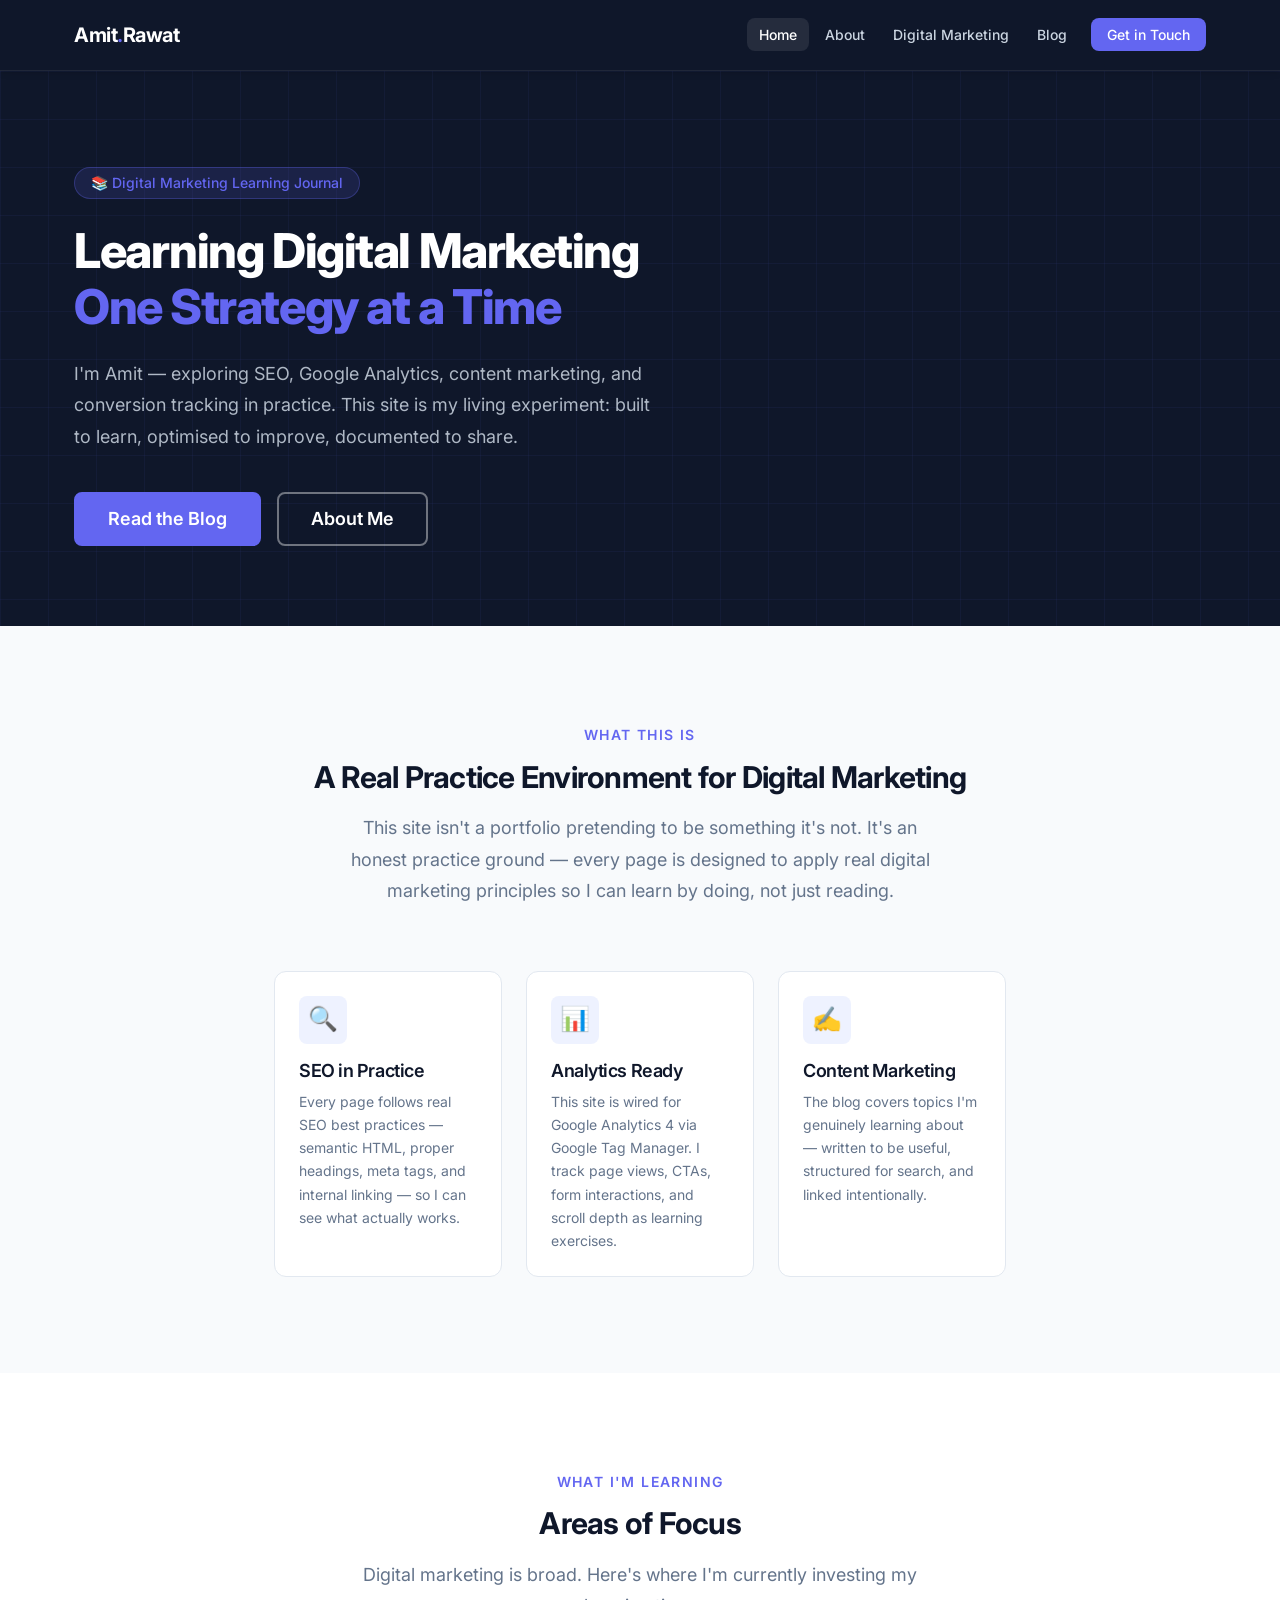
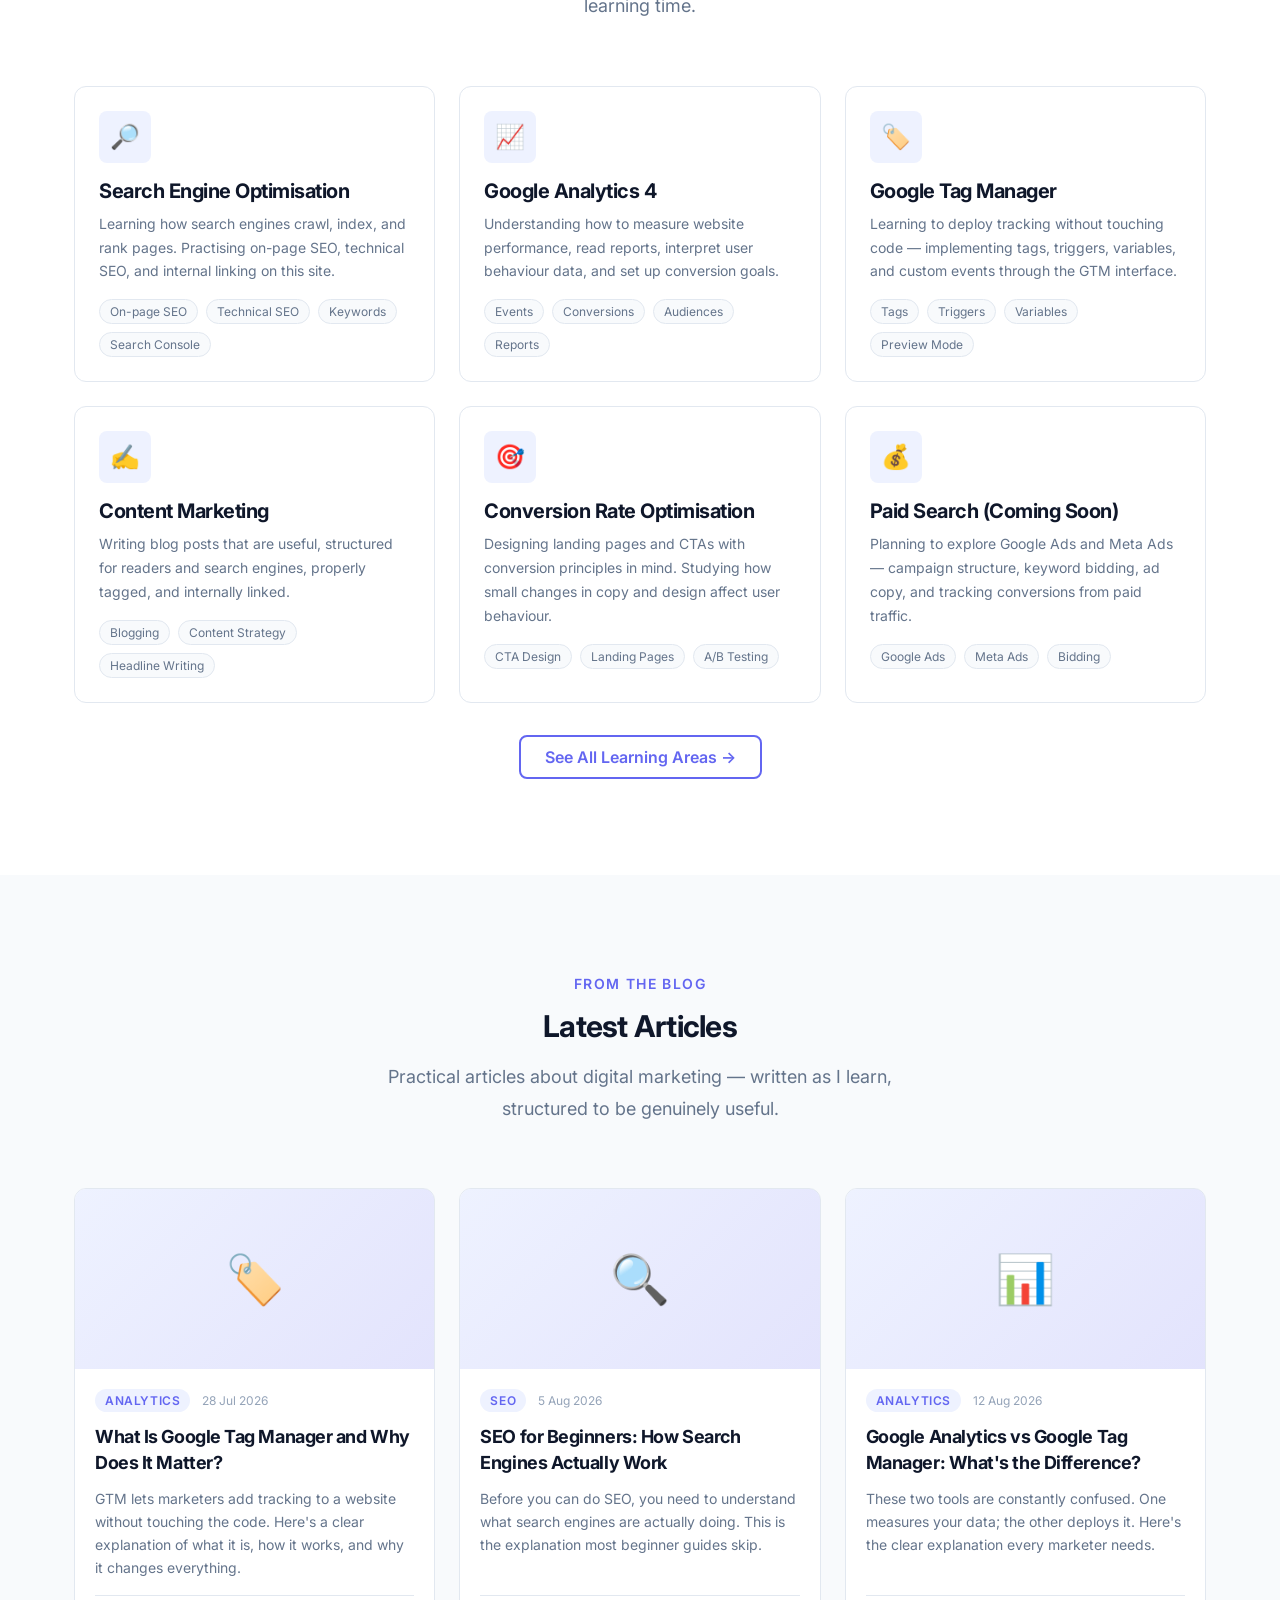
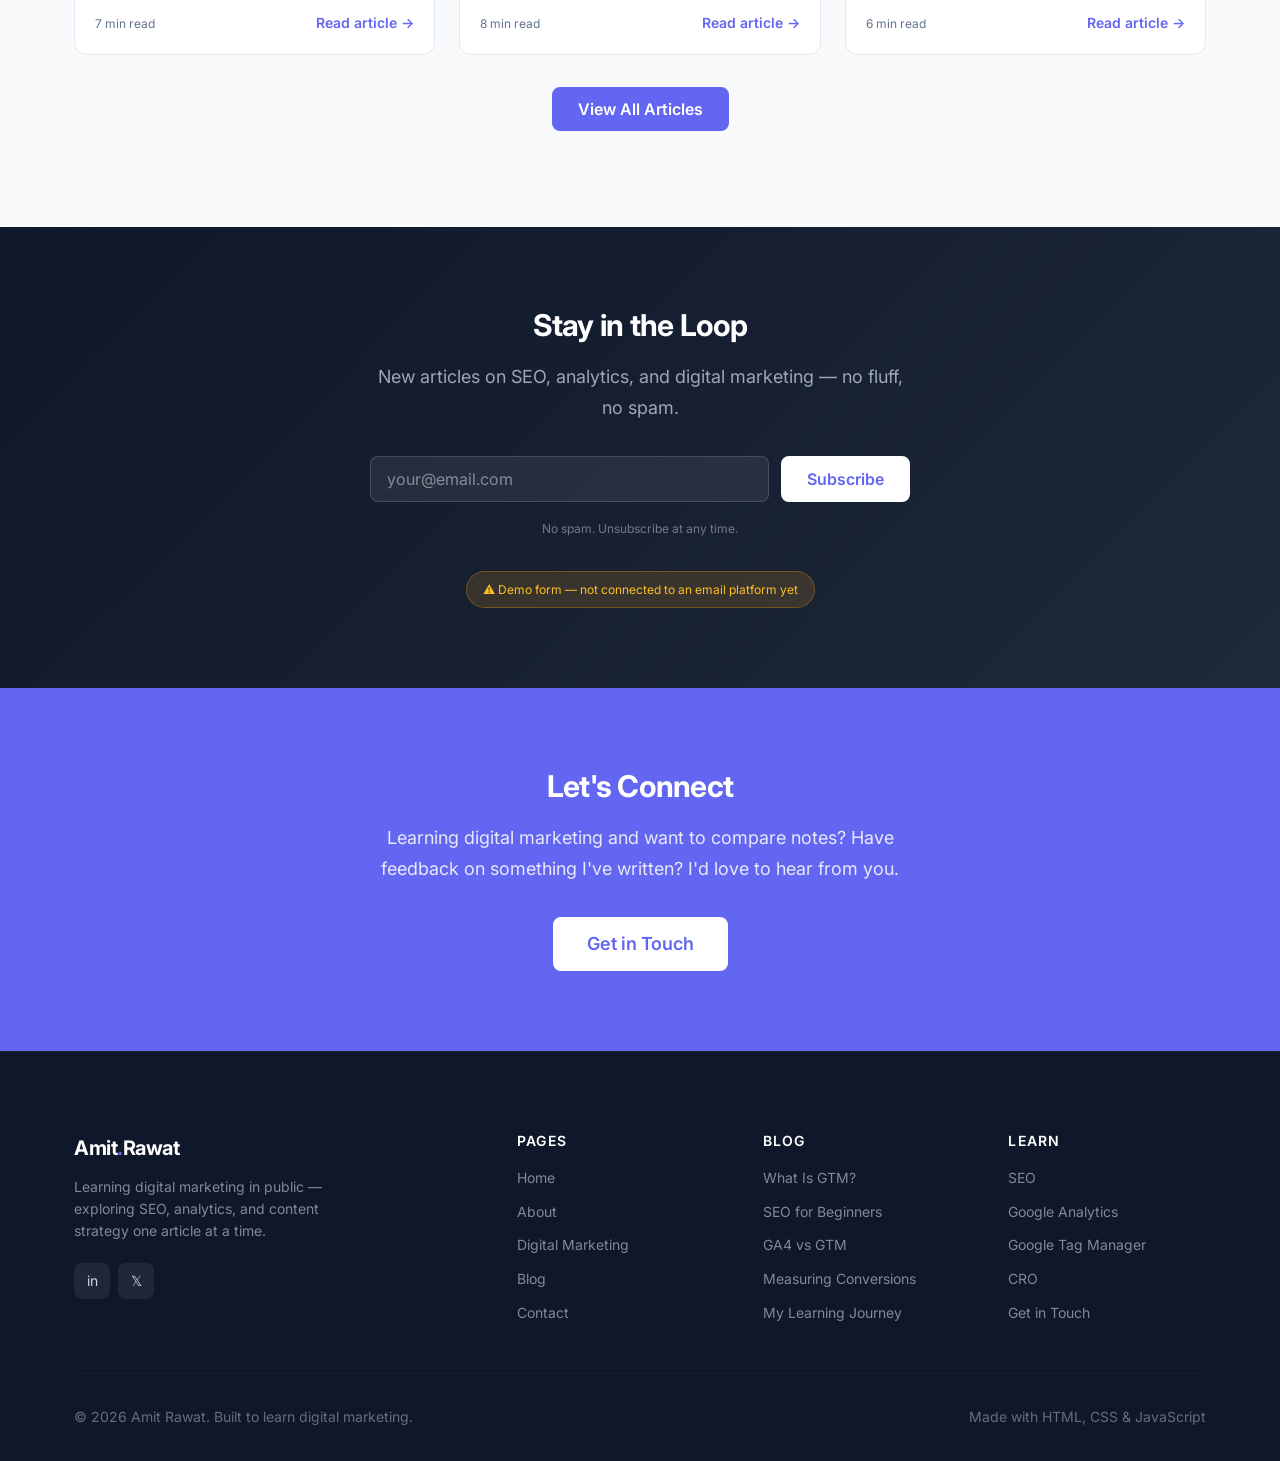
<file: index.html>
﻿<!DOCTYPE html>
<html lang="en">
<head>
  <meta charset="UTF-8">
  <meta name="viewport" content="width=device-width, initial-scale=1.0">

  <!-- ============================================================
       PAGE TITLE & META DESCRIPTION
       Edit these for every page — they appear in Google results.
       Keep title under 60 characters, description under 160.
       ============================================================ -->
  <title>Amit Rawat | Digital Marketing Learning Journal</title>
  <meta name="description" content="Follow Amit Rawat's journey learning digital marketing — exploring SEO, Google Analytics, Google Tag Manager, content marketing, and conversion tracking in practice.">

  <!-- Canonical URL: tells Google this is the definitive version of this page -->
  <!-- REPLACE amit-digital-marketing.netlify.app with your real domain once deployed -->
  <link rel="canonical" href="https://amit-digital-marketing.netlify.app/">

  <!-- ============================================================
       OPEN GRAPH (Controls how this page looks when shared on
       LinkedIn, Facebook, WhatsApp, Slack, etc.)
       ============================================================ -->
  <meta property="og:title" content="Amit Rawat | Digital Marketing Learning Journal">
  <meta property="og:description" content="Exploring SEO, Google Analytics, GTM, content marketing and more. A practical digital marketing learning journal.">
  <meta property="og:url" content="https://amit-digital-marketing.netlify.app/">
  <meta property="og:type" content="website">
  <meta property="og:image" content="https://amit-digital-marketing.netlify.app/images/og-home.jpg">
  <meta property="og:site_name" content="Amit Rawat — Digital Marketing">

  <!-- ============================================================
       TWITTER / X CARD (Controls how this looks on Twitter)
       ============================================================ -->
  <meta name="twitter:card" content="summary_large_image">
  <meta name="twitter:title" content="Amit Rawat | Digital Marketing Learning Journal">
  <meta name="twitter:description" content="Exploring SEO, Google Analytics, GTM, content marketing and more.">
  <meta name="twitter:image" content="https://amit-digital-marketing.netlify.app/images/og-home.jpg">
  <meta name="twitter:site" content="@[YOUR-TWITTER]">

  <!-- ============================================================
       GOOGLE TAG MANAGER — HEAD SNIPPET
       HOW TO INSTALL:
       1. Go to tagmanager.google.com and sign in
       2. Create an account and container (choose "Web")
       3. You'll get a Container ID like: GTM-XXXXXXX
       4. Replace GTM-XXXXXXX in BOTH snippets on this page
       5. Remove the ! and -- !> comment markers to activate
       6. Do the same for every other HTML page on the site
       See DIGITAL_MARKETING_SETUP.md for full step-by-step guide
       ============================================================ -->
  <!--
  <script>(function(w,d,s,l,i){w[l]=w[l]||[];w[l].push({'gtm.start':
  new Date().getTime(),event:'gtm.js'});var f=d.getElementsByTagName(s)[0],
  j=d.createElement(s),dl=l!='dataLayer'?'&l='+l:'';j.async=true;j.src=
  'https://www.googletagmanager.com/gtm.js?id='+i+dl;f.parentNode.insertBefore(j,f);
  })(window,document,'script','dataLayer','GTM-XXXXXXX');</script>
  -->

  <!-- Google Fonts: Inter (loads from Google's servers, free) -->
  <link rel="preconnect" href="https://fonts.googleapis.com">
  <link rel="preconnect" href="https://fonts.gstatic.com" crossorigin>
  <link href="https://fonts.googleapis.com/css2?family=Inter:wght@400;500;600;700;800&display=swap" rel="stylesheet">

  <link rel="stylesheet" href="css/style.css">

  <!-- Structured data: tells Google who this website belongs to -->
  <script type="application/ld+json">
  {
    "@context": "https://schema.org",
    "@type": "Person",
    "name": "Amit Rawat",
    "url": "https://amit-digital-marketing.netlify.app/",
    "description": "Digital marketing learner exploring SEO, analytics, content marketing and more.",
    "jobTitle": "Digital Marketing Learner",
    "knowsAbout": ["SEO", "Google Analytics", "Google Tag Manager", "Content Marketing", "Digital Marketing", "Conversion Rate Optimization"],
    "sameAs": [
      "https://linkedin.com/in/[YOUR-LINKEDIN]",
      "https://twitter.com/[YOUR-TWITTER]"
    ]
  }
  </script>
</head>
<body>

  <!-- ============================================================
       GOOGLE TAG MANAGER — BODY SNIPPET
       Place this immediately after the <body> tag above.
       Replace GTM-XXXXXXX with your real Container ID.
       ============================================================ -->
  <!--
  <noscript><iframe src="https://www.googletagmanager.com/ns.html?id=GTM-XXXXXXX"
  height="0" width="0" style="display:none;visibility:hidden"></iframe></noscript>
  -->

  <!-- Skip to main content: helps keyboard users and screen readers -->
  <a href="#main" class="skip-link">Skip to main content</a>

  <!-- ============================================================
       NAVIGATION
       To change your name in the logo: edit "Amit<span>.</span>Rawat" below
       To add/remove links: edit the <li> items
       ============================================================ -->
  <nav class="nav" role="navigation" aria-label="Main navigation">
    <div class="container nav__inner">
      <a href="index.html" class="nav__logo" aria-label="Amit Rawat — Home">
        Amit<span class="nav__logo-dot">.</span>Rawat
      </a>
      <button class="nav__toggle" aria-label="Toggle navigation" aria-expanded="false">
        <span></span><span></span><span></span>
      </button>
      <ul class="nav__links" role="list">
        <li><a href="index.html" class="nav__link">Home</a></li>
        <li><a href="about.html" class="nav__link">About</a></li>
        <li><a href="digital-marketing.html" class="nav__link">Digital Marketing</a></li>
        <li><a href="blog.html" class="nav__link">Blog</a></li>
        <li><a href="contact.html" class="nav__link nav__link--cta">Get in Touch</a></li>
      </ul>
    </div>
  </nav>

  <main id="main">

    <!-- ============================================================
         HERO SECTION
         Edit the headline, subheadline, and CTA text below.
         ============================================================ -->
    <section class="hero" aria-labelledby="hero-heading">
      <div class="container">
        <div class="hero__inner">
          <span class="hero__eyebrow">📚 Digital Marketing Learning Journal</span>
          <h1 class="hero__title" id="hero-heading">
            Learning Digital Marketing<br>
            <span class="accent">One Strategy at a Time</span>
          </h1>
          <p class="hero__description">
            I'm Amit — exploring SEO, Google Analytics, content marketing, and conversion
            tracking in practice. This site is my living experiment: built to learn, optimised
            to improve, documented to share.
          </p>
          <div class="hero__actions">
            <a href="blog.html" class="btn btn--primary btn--lg">Read the Blog</a>
            <a href="about.html" class="btn btn--outline-white btn--lg">About Me</a>
          </div>
        </div>
      </div>
    </section>

    <!-- ============================================================
         INTRO / WHAT I DO
         ============================================================ -->
    <section class="section section--alt" aria-labelledby="intro-heading">
      <div class="container container--narrow">
        <div class="section__header">
          <span class="section__eyebrow">What this is</span>
          <h2 class="section__title" id="intro-heading">A Real Practice Environment for Digital Marketing</h2>
          <p class="section__description">
            This site isn't a portfolio pretending to be something it's not. It's an honest
            practice ground — every page is designed to apply real digital marketing principles
            so I can learn by doing, not just reading.
          </p>
        </div>
        <div style="display: grid; grid-template-columns: repeat(3, 1fr); gap: 1.5rem;">
          <div class="card">
            <div class="card__icon">🔍</div>
            <h3 class="card__title">SEO in Practice</h3>
            <p class="card__description">Every page follows real SEO best practices — semantic HTML, proper headings, meta tags, and internal linking — so I can see what actually works.</p>
          </div>
          <div class="card">
            <div class="card__icon">📊</div>
            <h3 class="card__title">Analytics Ready</h3>
            <p class="card__description">This site is wired for Google Analytics 4 via Google Tag Manager. I track page views, CTAs, form interactions, and scroll depth as learning exercises.</p>
          </div>
          <div class="card">
            <div class="card__icon">✍️</div>
            <h3 class="card__title">Content Marketing</h3>
            <p class="card__description">The blog covers topics I'm genuinely learning about — written to be useful, structured for search, and linked intentionally.</p>
          </div>
        </div>
      </div>
    </section>

    <!-- ============================================================
         SKILLS / LEARNING AREAS
         Edit the skills, descriptions, and status labels below.
         ============================================================ -->
    <section class="section" aria-labelledby="skills-heading">
      <div class="container">
        <div class="section__header">
          <span class="section__eyebrow">What I'm Learning</span>
          <h2 class="section__title" id="skills-heading">Areas of Focus</h2>
          <p class="section__description">
            Digital marketing is broad. Here's where I'm currently investing my learning time.
          </p>
        </div>
        <div class="dm-grid">
          <div class="dm-card">
            <div class="dm-card__icon">🔎</div>
            <h3 class="dm-card__title">Search Engine Optimisation</h3>
            <p class="dm-card__description">Learning how search engines crawl, index, and rank pages. Practising on-page SEO, technical SEO, and internal linking on this site.</p>
            <div class="dm-card__topics">
              <span class="dm-card__topic">On-page SEO</span>
              <span class="dm-card__topic">Technical SEO</span>
              <span class="dm-card__topic">Keywords</span>
              <span class="dm-card__topic">Search Console</span>
            </div>
          </div>
          <div class="dm-card">
            <div class="dm-card__icon">📈</div>
            <h3 class="dm-card__title">Google Analytics 4</h3>
            <p class="dm-card__description">Understanding how to measure website performance, read reports, interpret user behaviour data, and set up conversion goals.</p>
            <div class="dm-card__topics">
              <span class="dm-card__topic">Events</span>
              <span class="dm-card__topic">Conversions</span>
              <span class="dm-card__topic">Audiences</span>
              <span class="dm-card__topic">Reports</span>
            </div>
          </div>
          <div class="dm-card">
            <div class="dm-card__icon">🏷️</div>
            <h3 class="dm-card__title">Google Tag Manager</h3>
            <p class="dm-card__description">Learning to deploy tracking without touching code — implementing tags, triggers, variables, and custom events through the GTM interface.</p>
            <div class="dm-card__topics">
              <span class="dm-card__topic">Tags</span>
              <span class="dm-card__topic">Triggers</span>
              <span class="dm-card__topic">Variables</span>
              <span class="dm-card__topic">Preview Mode</span>
            </div>
          </div>
          <div class="dm-card">
            <div class="dm-card__icon">✍️</div>
            <h3 class="dm-card__title">Content Marketing</h3>
            <p class="dm-card__description">Writing blog posts that are useful, structured for readers and search engines, properly tagged, and internally linked.</p>
            <div class="dm-card__topics">
              <span class="dm-card__topic">Blogging</span>
              <span class="dm-card__topic">Content Strategy</span>
              <span class="dm-card__topic">Headline Writing</span>
            </div>
          </div>
          <div class="dm-card">
            <div class="dm-card__icon">🎯</div>
            <h3 class="dm-card__title">Conversion Rate Optimisation</h3>
            <p class="dm-card__description">Designing landing pages and CTAs with conversion principles in mind. Studying how small changes in copy and design affect user behaviour.</p>
            <div class="dm-card__topics">
              <span class="dm-card__topic">CTA Design</span>
              <span class="dm-card__topic">Landing Pages</span>
              <span class="dm-card__topic">A/B Testing</span>
            </div>
          </div>
          <div class="dm-card">
            <div class="dm-card__icon">💰</div>
            <h3 class="dm-card__title">Paid Search (Coming Soon)</h3>
            <p class="dm-card__description">Planning to explore Google Ads and Meta Ads — campaign structure, keyword bidding, ad copy, and tracking conversions from paid traffic.</p>
            <div class="dm-card__topics">
              <span class="dm-card__topic">Google Ads</span>
              <span class="dm-card__topic">Meta Ads</span>
              <span class="dm-card__topic">Bidding</span>
            </div>
          </div>
        </div>
        <div class="text-center mt-8">
          <a href="digital-marketing.html" class="btn btn--secondary">See All Learning Areas →</a>
        </div>
      </div>
    </section>

    <!-- ============================================================
         FEATURED BLOG POSTS
         ============================================================ -->
    <section class="section section--alt" aria-labelledby="blog-heading">
      <div class="container">
        <div class="section__header">
          <span class="section__eyebrow">From the Blog</span>
          <h2 class="section__title" id="blog-heading">Latest Articles</h2>
          <p class="section__description">
            Practical articles about digital marketing — written as I learn, structured to be genuinely useful.
          </p>
        </div>
        <div class="blog-cards">
          <article class="blog-card" data-category="analytics">
            <div class="blog-card__image" role="img" aria-label="Google Tag Manager article">🏷️</div>
            <div class="blog-card__body">
              <div class="blog-card__meta">
                <span class="blog-card__category">Analytics</span>
                <time class="blog-card__date" datetime="2026-07-28">28 Jul 2026</time>
              </div>
              <h3 class="blog-card__title">
                <a href="blog/what-is-google-tag-manager.html">What Is Google Tag Manager and Why Does It Matter?</a>
              </h3>
              <p class="blog-card__excerpt">GTM lets marketers add tracking to a website without touching the code. Here's a clear explanation of what it is, how it works, and why it changes everything.</p>
              <div class="blog-card__footer">
                <span>7 min read</span>
                <a href="blog/what-is-google-tag-manager.html" class="blog-card__read-more">Read article →</a>
              </div>
            </div>
          </article>

          <article class="blog-card" data-category="seo">
            <div class="blog-card__image" role="img" aria-label="SEO article">🔍</div>
            <div class="blog-card__body">
              <div class="blog-card__meta">
                <span class="blog-card__category">SEO</span>
                <time class="blog-card__date" datetime="2026-08-05">5 Aug 2026</time>
              </div>
              <h3 class="blog-card__title">
                <a href="blog/seo-for-beginners.html">SEO for Beginners: How Search Engines Actually Work</a>
              </h3>
              <p class="blog-card__excerpt">Before you can do SEO, you need to understand what search engines are actually doing. This is the explanation most beginner guides skip.</p>
              <div class="blog-card__footer">
                <span>8 min read</span>
                <a href="blog/seo-for-beginners.html" class="blog-card__read-more">Read article →</a>
              </div>
            </div>
          </article>

          <article class="blog-card" data-category="analytics">
            <div class="blog-card__image" role="img" aria-label="GA4 vs GTM article">📊</div>
            <div class="blog-card__body">
              <div class="blog-card__meta">
                <span class="blog-card__category">Analytics</span>
                <time class="blog-card__date" datetime="2026-08-12">12 Aug 2026</time>
              </div>
              <h3 class="blog-card__title">
                <a href="blog/google-analytics-vs-google-tag-manager.html">Google Analytics vs Google Tag Manager: What's the Difference?</a>
              </h3>
              <p class="blog-card__excerpt">These two tools are constantly confused. One measures your data; the other deploys it. Here's the clear explanation every marketer needs.</p>
              <div class="blog-card__footer">
                <span>6 min read</span>
                <a href="blog/google-analytics-vs-google-tag-manager.html" class="blog-card__read-more">Read article →</a>
              </div>
            </div>
          </article>
        </div>
        <div class="text-center mt-8">
          <a href="blog.html" class="btn btn--primary">View All Articles</a>
        </div>
      </div>
    </section>

    <!-- ============================================================
         NEWSLETTER SIGNUP
         This is a demo form — no emails are stored.
         To connect a real email tool: see DIGITAL_MARKETING_SETUP.md
         ============================================================ -->
    <section class="newsletter" aria-labelledby="newsletter-heading">
      <div class="container">
        <div class="newsletter__inner">
          <h2 class="newsletter__title" id="newsletter-heading">Stay in the Loop</h2>
          <p class="newsletter__description">
            New articles on SEO, analytics, and digital marketing — no fluff, no spam.
          </p>
          <form class="newsletter__form" data-demo="true" aria-label="Newsletter signup">
            <label for="newsletter-email" class="sr-only">Your email address</label>
            <input
              type="email"
              id="newsletter-email"
              name="email"
              class="newsletter__input"
              placeholder="your@email.com"
              required
              aria-required="true">
            <button type="submit" class="btn btn--white">Subscribe</button>
          </form>
          <p class="newsletter__notice">No spam. Unsubscribe at any time.</p>
          <span class="newsletter__demo-note">⚠️ Demo form — not connected to an email platform yet</span>
          <div class="form-success" role="alert">
            ✅ Thanks! I'll be in touch when I connect this to a real email platform.
          </div>
        </div>
      </div>
    </section>

    <!-- ============================================================
         CONTACT CTA
         ============================================================ -->
    <section class="cta-section" aria-labelledby="cta-heading">
      <div class="container">
        <h2 class="cta-section__title" id="cta-heading">Let's Connect</h2>
        <p class="cta-section__description">
          Learning digital marketing and want to compare notes? Have feedback on something I've written?
          I'd love to hear from you.
        </p>
        <a href="contact.html" class="btn btn--white btn--lg">Get in Touch</a>
      </div>
    </section>

  </main>

  <!-- ============================================================
       FOOTER
       Edit: your name, tagline, social links, copyright year
       ============================================================ -->
  <footer class="footer" role="contentinfo">
    <div class="container">
      <div class="footer__grid">
        <div class="footer__brand">
          <a href="index.html" class="footer__logo">Amit<span class="footer__logo-dot">.</span>Rawat</a>
          <p class="footer__tagline">
            Learning digital marketing in public — exploring SEO, analytics, and content strategy one article at a time.
          </p>
          <div class="footer__social">
            <!-- Replace # with your real profile URLs -->
            <a href="https://linkedin.com/in/[YOUR-LINKEDIN]" class="footer__social-link" aria-label="LinkedIn" rel="noopener noreferrer" target="_blank">in</a>
            <a href="https://twitter.com/[YOUR-TWITTER]" class="footer__social-link" aria-label="Twitter / X" rel="noopener noreferrer" target="_blank">𝕏</a>
          </div>
        </div>
        <div>
          <h3 class="footer__col-title">Pages</h3>
          <ul class="footer__links" role="list">
            <li><a href="index.html" class="footer__link">Home</a></li>
            <li><a href="about.html" class="footer__link">About</a></li>
            <li><a href="digital-marketing.html" class="footer__link">Digital Marketing</a></li>
            <li><a href="blog.html" class="footer__link">Blog</a></li>
            <li><a href="contact.html" class="footer__link">Contact</a></li>
          </ul>
        </div>
        <div>
          <h3 class="footer__col-title">Blog</h3>
          <ul class="footer__links" role="list">
            <li><a href="blog/what-is-google-tag-manager.html" class="footer__link">What Is GTM?</a></li>
            <li><a href="blog/seo-for-beginners.html" class="footer__link">SEO for Beginners</a></li>
            <li><a href="blog/google-analytics-vs-google-tag-manager.html" class="footer__link">GA4 vs GTM</a></li>
            <li><a href="blog/how-to-measure-conversions.html" class="footer__link">Measuring Conversions</a></li>
            <li><a href="blog/my-digital-marketing-journey.html" class="footer__link">My Learning Journey</a></li>
          </ul>
        </div>
        <div>
          <h3 class="footer__col-title">Learn</h3>
          <ul class="footer__links" role="list">
            <li><a href="digital-marketing.html#seo" class="footer__link">SEO</a></li>
            <li><a href="digital-marketing.html#analytics" class="footer__link">Google Analytics</a></li>
            <li><a href="digital-marketing.html#gtm" class="footer__link">Google Tag Manager</a></li>
            <li><a href="digital-marketing.html#cro" class="footer__link">CRO</a></li>
            <li><a href="contact.html" class="footer__link">Get in Touch</a></li>
          </ul>
        </div>
      </div>
      <div class="footer__bottom">
        <span>© 2026 Amit Rawat. Built to learn digital marketing.</span>
        <span>Made with HTML, CSS &amp; JavaScript</span>
      </div>
    </div>
  </footer>

  <script src="js/main.js"></script>
</body>
</html>
</file>
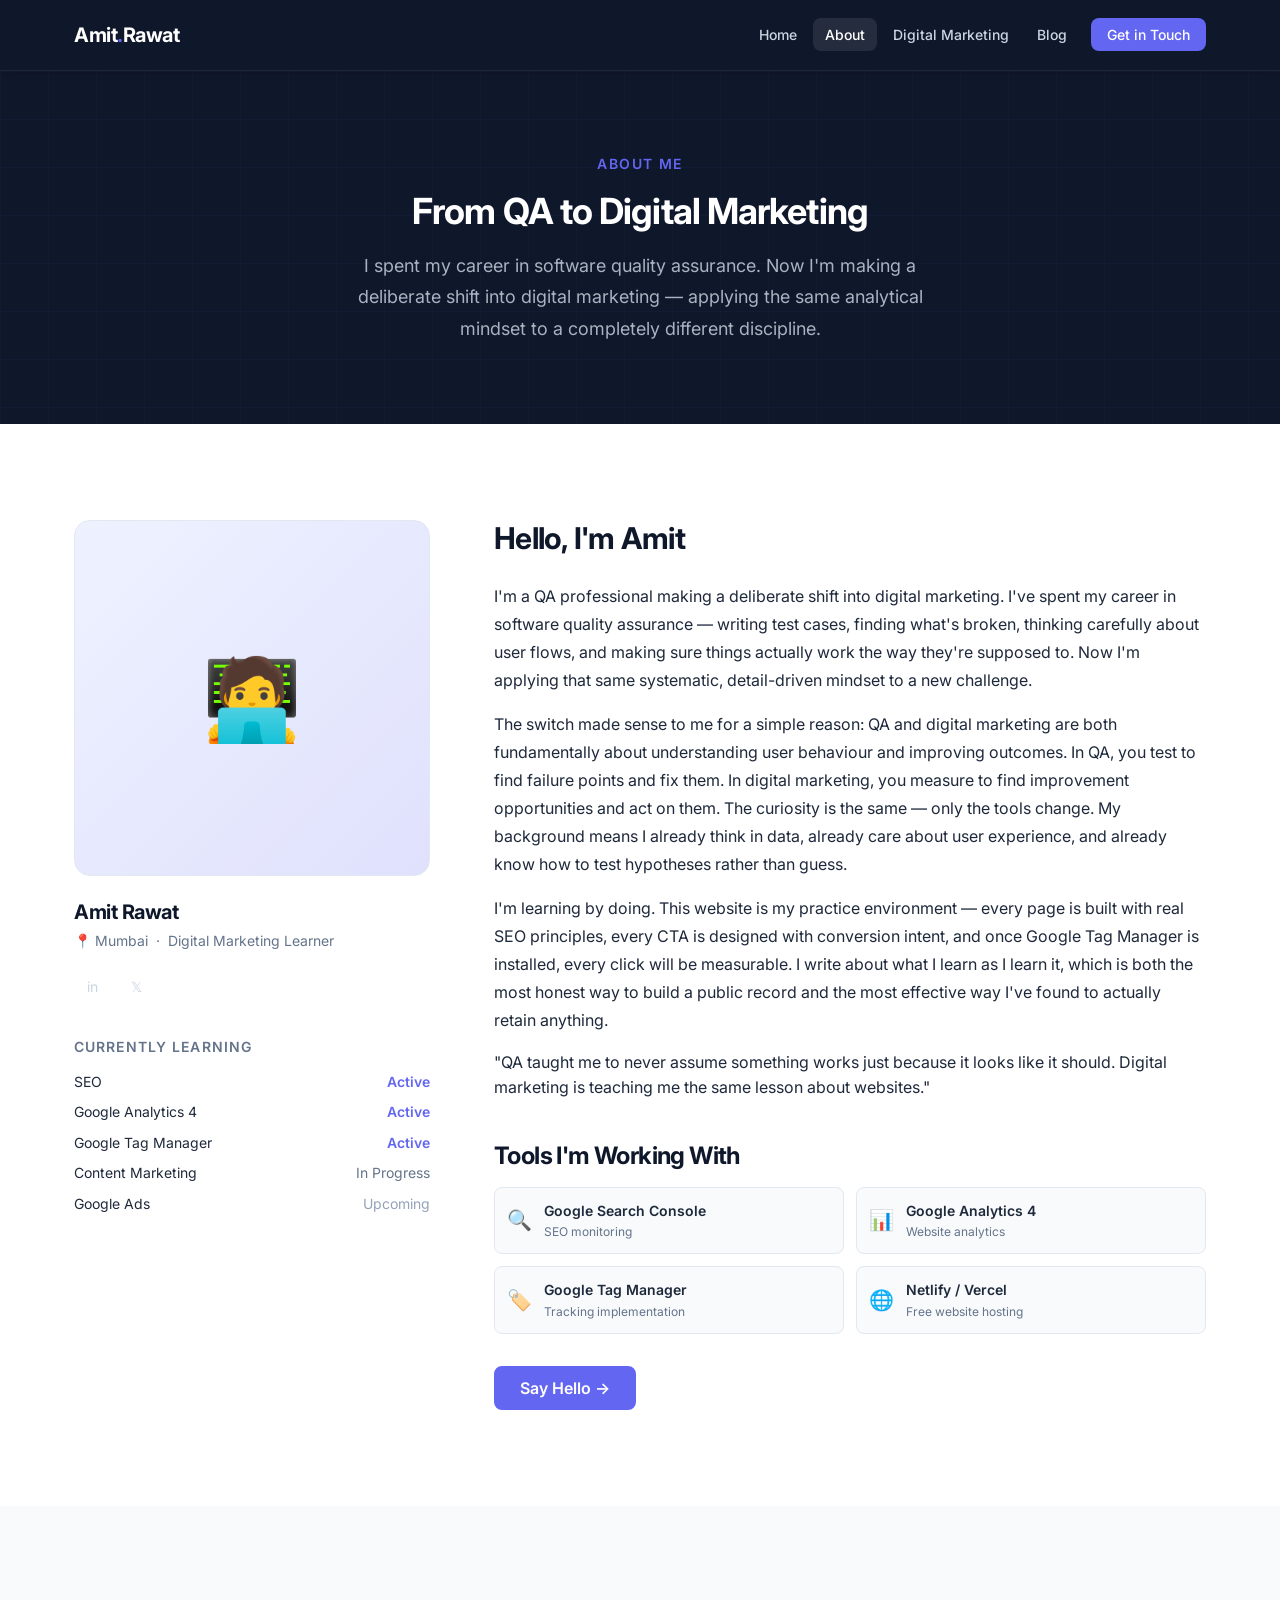
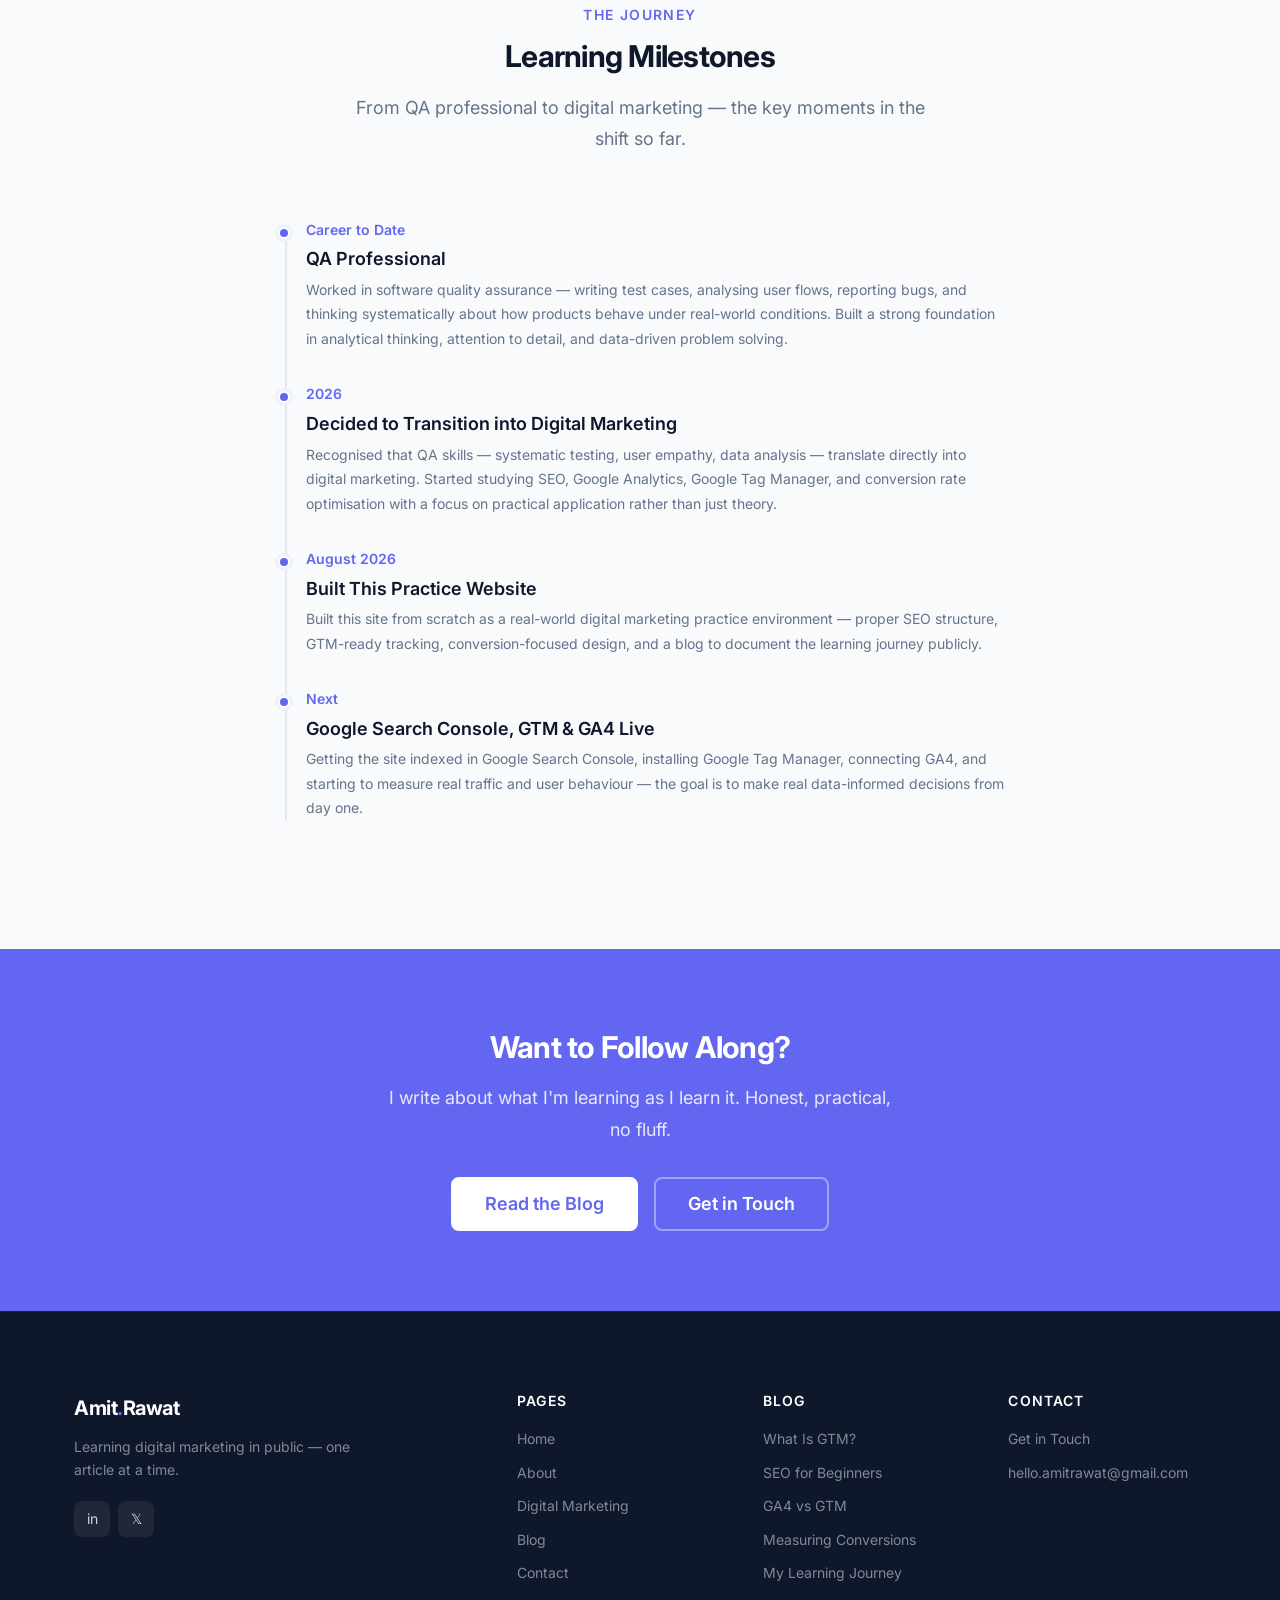
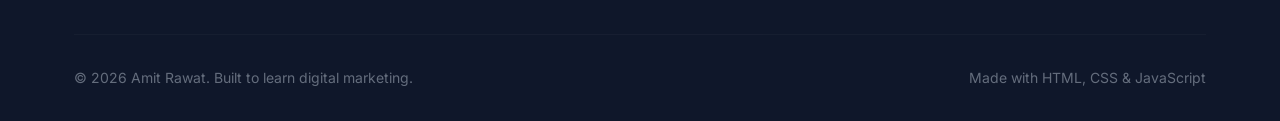
<file: about.html>
﻿<!DOCTYPE html>
<html lang="en">
<head>
  <meta charset="UTF-8">
  <meta name="viewport" content="width=device-width, initial-scale=1.0">
  <title>About Amit Rawat | Digital Marketing Learning Journey</title>
  <meta name="description" content="Learn about Amit Rawat's digital marketing learning journey — why it started, what's being explored, and where it's heading. An honest account of learning by doing.">
  <link rel="canonical" href="https://amit-digital-marketing.netlify.app/about.html">

  <meta property="og:title" content="About Amit Rawat | Digital Marketing Learning Journey">
  <meta property="og:description" content="An honest account of learning digital marketing — the tools, resources, and lessons along the way.">
  <meta property="og:url" content="https://amit-digital-marketing.netlify.app/about.html">
  <meta property="og:type" content="website">
  <meta property="og:image" content="https://amit-digital-marketing.netlify.app/images/og-about.jpg">

  <meta name="twitter:card" content="summary_large_image">
  <meta name="twitter:title" content="About Amit Rawat | Digital Marketing Learning Journey">
  <meta name="twitter:description" content="An honest account of learning digital marketing — the tools, resources, and lessons along the way.">

  <!-- GTM HEAD SNIPPET — uncomment and replace GTM-XXXXXXX when ready -->
  <!--
  <script>(function(w,d,s,l,i){w[l]=w[l]||[];w[l].push({'gtm.start':
  new Date().getTime(),event:'gtm.js'});var f=d.getElementsByTagName(s)[0],
  j=d.createElement(s),dl=l!='dataLayer'?'&l='+l:'';j.async=true;j.src=
  'https://www.googletagmanager.com/gtm.js?id='+i+dl;f.parentNode.insertBefore(j,f);
  })(window,document,'script','dataLayer','GTM-XXXXXXX');</script>
  -->

  <link rel="preconnect" href="https://fonts.googleapis.com">
  <link rel="preconnect" href="https://fonts.gstatic.com" crossorigin>
  <link href="https://fonts.googleapis.com/css2?family=Inter:wght@400;500;600;700;800&display=swap" rel="stylesheet">
  <link rel="stylesheet" href="css/style.css">
</head>
<body>

  <!-- GTM BODY SNIPPET — uncomment and replace GTM-XXXXXXX when ready -->
  <!--
  <noscript><iframe src="https://www.googletagmanager.com/ns.html?id=GTM-XXXXXXX"
  height="0" width="0" style="display:none;visibility:hidden"></iframe></noscript>
  -->

  <a href="#main" class="skip-link">Skip to main content</a>

  <nav class="nav" role="navigation" aria-label="Main navigation">
    <div class="container nav__inner">
      <a href="index.html" class="nav__logo" aria-label="Amit Rawat — Home">
        Amit<span class="nav__logo-dot">.</span>Rawat
      </a>
      <button class="nav__toggle" aria-label="Toggle navigation" aria-expanded="false">
        <span></span><span></span><span></span>
      </button>
      <ul class="nav__links" role="list">
        <li><a href="index.html" class="nav__link">Home</a></li>
        <li><a href="about.html" class="nav__link">About</a></li>
        <li><a href="digital-marketing.html" class="nav__link">Digital Marketing</a></li>
        <li><a href="blog.html" class="nav__link">Blog</a></li>
        <li><a href="contact.html" class="nav__link nav__link--cta">Get in Touch</a></li>
      </ul>
    </div>
  </nav>

  <main id="main">

    <header class="page-hero" aria-labelledby="page-heading">
      <div class="container">
        <div class="page-hero__inner">
          <p class="page-hero__eyebrow">About Me</p>
          <h1 class="page-hero__title" id="page-heading">From QA to Digital Marketing</h1>
          <p class="page-hero__description">
            I spent my career in software quality assurance. Now I'm making a deliberate shift into digital marketing — applying the same analytical mindset to a completely different discipline.
          </p>
        </div>
      </div>
    </header>

    <!-- ============================================================
         ABOUT CONTENT
         WHAT TO EDIT HERE:
         - Replace [YOUR NAME] with your name
         - Replace [YOUR CITY] with your location
         - Replace the placeholder bio paragraphs with your real story
         - Replace the profile image (see images/ folder)
         - Update the timeline with your real milestones
         - Update the "Tools I Use" section with tools you actually use
         ============================================================ -->
    <section class="section" aria-labelledby="about-heading">
      <div class="container">
        <div class="about-layout">

          <!-- Profile sidebar -->
          <aside>
            <!--
              To add your photo:
              1. Save a square photo to the images/ folder (e.g. images/amit-rawat.jpg)
              2. Replace the emoji below with: <img src="../images/amit-rawat.jpg" alt="Amit Rawat">
            -->
            <div class="about-avatar" aria-label="Profile photo placeholder">🧑‍💻</div>

            <div style="margin-top: 1.5rem;">
              <h3 style="font-size: 1.25rem; margin-bottom: 0.25rem;">Amit Rawat</h3>
              <p style="color: var(--color-text-muted); font-size: 0.875rem; margin-bottom: 1rem;">
                📍 Mumbai &nbsp;·&nbsp; Digital Marketing Learner
              </p>
              <div class="footer__social">
                <a href="https://linkedin.com/in/[YOUR-LINKEDIN]" class="footer__social-link" aria-label="LinkedIn" target="_blank" rel="noopener noreferrer">in</a>
                <a href="https://twitter.com/[YOUR-TWITTER]" class="footer__social-link" aria-label="Twitter" target="_blank" rel="noopener noreferrer">𝕏</a>
              </div>
            </div>

            <!-- Skills list -->
            <div style="margin-top: 2rem;">
              <h3 style="font-size: 0.875rem; font-weight: 600; text-transform: uppercase; letter-spacing: 0.08em; color: var(--color-text-muted); margin-bottom: 1rem;">Currently Learning</h3>
              <div style="display: flex; flex-direction: column; gap: 0.5rem;">
                <div style="display: flex; align-items: center; justify-content: space-between; font-size: 0.875rem;">
                  <span>SEO</span>
                  <span style="color: var(--color-accent); font-weight: 600;">Active</span>
                </div>
                <div style="display: flex; align-items: center; justify-content: space-between; font-size: 0.875rem;">
                  <span>Google Analytics 4</span>
                  <span style="color: var(--color-accent); font-weight: 600;">Active</span>
                </div>
                <div style="display: flex; align-items: center; justify-content: space-between; font-size: 0.875rem;">
                  <span>Google Tag Manager</span>
                  <span style="color: var(--color-accent); font-weight: 600;">Active</span>
                </div>
                <div style="display: flex; align-items: center; justify-content: space-between; font-size: 0.875rem;">
                  <span>Content Marketing</span>
                  <span style="color: var(--color-text-muted);">In Progress</span>
                </div>
                <div style="display: flex; align-items: center; justify-content: space-between; font-size: 0.875rem;">
                  <span>Google Ads</span>
                  <span style="color: var(--color-text-light);">Upcoming</span>
                </div>
              </div>
            </div>
          </aside>

          <!-- Main content -->
          <div>
            <h2 id="about-heading" style="margin-bottom: 1.5rem;">Hello, I'm Amit</h2>

            <p>
              I'm a QA professional making a deliberate shift into digital marketing. I've spent my career
              in software quality assurance — writing test cases, finding what's broken, thinking carefully
              about user flows, and making sure things actually work the way they're supposed to. Now I'm
              applying that same systematic, detail-driven mindset to a new challenge.
            </p>
            <p>
              The switch made sense to me for a simple reason: QA and digital marketing are both
              fundamentally about understanding user behaviour and improving outcomes. In QA, you test
              to find failure points and fix them. In digital marketing, you measure to find improvement
              opportunities and act on them. The curiosity is the same — only the tools change. My
              background means I already think in data, already care about user experience, and already
              know how to test hypotheses rather than guess.
            </p>
            <p>
              I'm learning by doing. This website is my practice environment — every page is built with
              real SEO principles, every CTA is designed with conversion intent, and once Google Tag Manager
              is installed, every click will be measurable. I write about what I learn as I learn it, which
              is both the most honest way to build a public record and the most effective way I've found
              to actually retain anything.
            </p>

            <blockquote>
              "QA taught me to never assume something works just because it looks like it should. Digital
              marketing is teaching me the same lesson about websites."
            </blockquote>

            <!-- Tools I use -->
            <h3 style="margin-top: 2.5rem; margin-bottom: 1rem;">Tools I'm Working With</h3>
            <div style="display: grid; grid-template-columns: repeat(2, 1fr); gap: 0.75rem;">
              <div style="display: flex; align-items: center; gap: 0.75rem; padding: 0.75rem; background: var(--color-bg-alt); border-radius: 8px; border: 1px solid var(--color-border);">
                <span style="font-size: 1.25rem;">🔍</span>
                <div>
                  <div style="font-weight: 600; font-size: 0.875rem;">Google Search Console</div>
                  <div style="font-size: 0.75rem; color: var(--color-text-muted);">SEO monitoring</div>
                </div>
              </div>
              <div style="display: flex; align-items: center; gap: 0.75rem; padding: 0.75rem; background: var(--color-bg-alt); border-radius: 8px; border: 1px solid var(--color-border);">
                <span style="font-size: 1.25rem;">📊</span>
                <div>
                  <div style="font-weight: 600; font-size: 0.875rem;">Google Analytics 4</div>
                  <div style="font-size: 0.75rem; color: var(--color-text-muted);">Website analytics</div>
                </div>
              </div>
              <div style="display: flex; align-items: center; gap: 0.75rem; padding: 0.75rem; background: var(--color-bg-alt); border-radius: 8px; border: 1px solid var(--color-border);">
                <span style="font-size: 1.25rem;">🏷️</span>
                <div>
                  <div style="font-weight: 600; font-size: 0.875rem;">Google Tag Manager</div>
                  <div style="font-size: 0.75rem; color: var(--color-text-muted);">Tracking implementation</div>
                </div>
              </div>
              <div style="display: flex; align-items: center; gap: 0.75rem; padding: 0.75rem; background: var(--color-bg-alt); border-radius: 8px; border: 1px solid var(--color-border);">
                <span style="font-size: 1.25rem;">🌐</span>
                <div>
                  <div style="font-weight: 600; font-size: 0.875rem;">Netlify / Vercel</div>
                  <div style="font-size: 0.75rem; color: var(--color-text-muted);">Free website hosting</div>
                </div>
              </div>
            </div>

            <a href="contact.html" class="btn btn--primary mt-8" style="display: inline-flex;">Say Hello →</a>
          </div>
        </div>
      </div>
    </section>

    <!-- Learning Timeline -->
    <section class="section section--alt" aria-labelledby="timeline-heading">
      <div class="container container--narrow">
        <div class="section__header">
          <span class="section__eyebrow">The Journey</span>
          <h2 class="section__title" id="timeline-heading">Learning Milestones</h2>
          <p class="section__description">
            From QA professional to digital marketing — the key moments in the shift so far.
          </p>
        </div>

        <div class="timeline">
          <div class="timeline__item">
            <div class="timeline__date">Career to Date</div>
            <div class="timeline__title">QA Professional</div>
            <p class="timeline__body">Worked in software quality assurance — writing test cases, analysing user flows, reporting bugs, and thinking systematically about how products behave under real-world conditions. Built a strong foundation in analytical thinking, attention to detail, and data-driven problem solving.</p>
          </div>
          <div class="timeline__item">
            <div class="timeline__date">2026</div>
            <div class="timeline__title">Decided to Transition into Digital Marketing</div>
            <p class="timeline__body">Recognised that QA skills — systematic testing, user empathy, data analysis — translate directly into digital marketing. Started studying SEO, Google Analytics, Google Tag Manager, and conversion rate optimisation with a focus on practical application rather than just theory.</p>
          </div>
          <div class="timeline__item">
            <div class="timeline__date">August 2026</div>
            <div class="timeline__title">Built This Practice Website</div>
            <p class="timeline__body">Built this site from scratch as a real-world digital marketing practice environment — proper SEO structure, GTM-ready tracking, conversion-focused design, and a blog to document the learning journey publicly.</p>
          </div>
          <div class="timeline__item">
            <div class="timeline__date">Next</div>
            <div class="timeline__title">Google Search Console, GTM &amp; GA4 Live</div>
            <p class="timeline__body">Getting the site indexed in Google Search Console, installing Google Tag Manager, connecting GA4, and starting to measure real traffic and user behaviour — the goal is to make real data-informed decisions from day one.</p>
          </div>
        </div>
      </div>
    </section>

    <!-- CTA -->
    <section class="cta-section" aria-labelledby="about-cta-heading">
      <div class="container">
        <h2 class="cta-section__title" id="about-cta-heading">Want to Follow Along?</h2>
        <p class="cta-section__description">
          I write about what I'm learning as I learn it. Honest, practical, no fluff.
        </p>
        <div style="display: flex; gap: 1rem; justify-content: center; flex-wrap: wrap;">
          <a href="blog.html" class="btn btn--white btn--lg">Read the Blog</a>
          <a href="contact.html" class="btn btn--outline-white btn--lg">Get in Touch</a>
        </div>
      </div>
    </section>

  </main>

  <footer class="footer" role="contentinfo">
    <div class="container">
      <div class="footer__grid">
        <div class="footer__brand">
          <a href="index.html" class="footer__logo">Amit<span class="footer__logo-dot">.</span>Rawat</a>
          <p class="footer__tagline">Learning digital marketing in public — one article at a time.</p>
          <div class="footer__social">
            <a href="https://linkedin.com/in/[YOUR-LINKEDIN]" class="footer__social-link" aria-label="LinkedIn" target="_blank" rel="noopener noreferrer">in</a>
            <a href="https://twitter.com/[YOUR-TWITTER]" class="footer__social-link" aria-label="Twitter" target="_blank" rel="noopener noreferrer">𝕏</a>
          </div>
        </div>
        <div>
          <h3 class="footer__col-title">Pages</h3>
          <ul class="footer__links" role="list">
            <li><a href="index.html" class="footer__link">Home</a></li>
            <li><a href="about.html" class="footer__link">About</a></li>
            <li><a href="digital-marketing.html" class="footer__link">Digital Marketing</a></li>
            <li><a href="blog.html" class="footer__link">Blog</a></li>
            <li><a href="contact.html" class="footer__link">Contact</a></li>
          </ul>
        </div>
        <div>
          <h3 class="footer__col-title">Blog</h3>
          <ul class="footer__links" role="list">
            <li><a href="blog/what-is-google-tag-manager.html" class="footer__link">What Is GTM?</a></li>
            <li><a href="blog/seo-for-beginners.html" class="footer__link">SEO for Beginners</a></li>
            <li><a href="blog/google-analytics-vs-google-tag-manager.html" class="footer__link">GA4 vs GTM</a></li>
            <li><a href="blog/how-to-measure-conversions.html" class="footer__link">Measuring Conversions</a></li>
            <li><a href="blog/my-digital-marketing-journey.html" class="footer__link">My Learning Journey</a></li>
          </ul>
        </div>
        <div>
          <h3 class="footer__col-title">Contact</h3>
          <ul class="footer__links" role="list">
            <li><a href="contact.html" class="footer__link">Get in Touch</a></li>
            <li><a href="mailto:hello.amitrawat@gmail.com" class="footer__link">hello.amitrawat@gmail.com</a></li>
          </ul>
        </div>
      </div>
      <div class="footer__bottom">
        <span>© 2026 Amit Rawat. Built to learn digital marketing.</span>
        <span>Made with HTML, CSS &amp; JavaScript</span>
      </div>
    </div>
  </footer>

  <script src="js/main.js"></script>
</body>
</html>
</file>
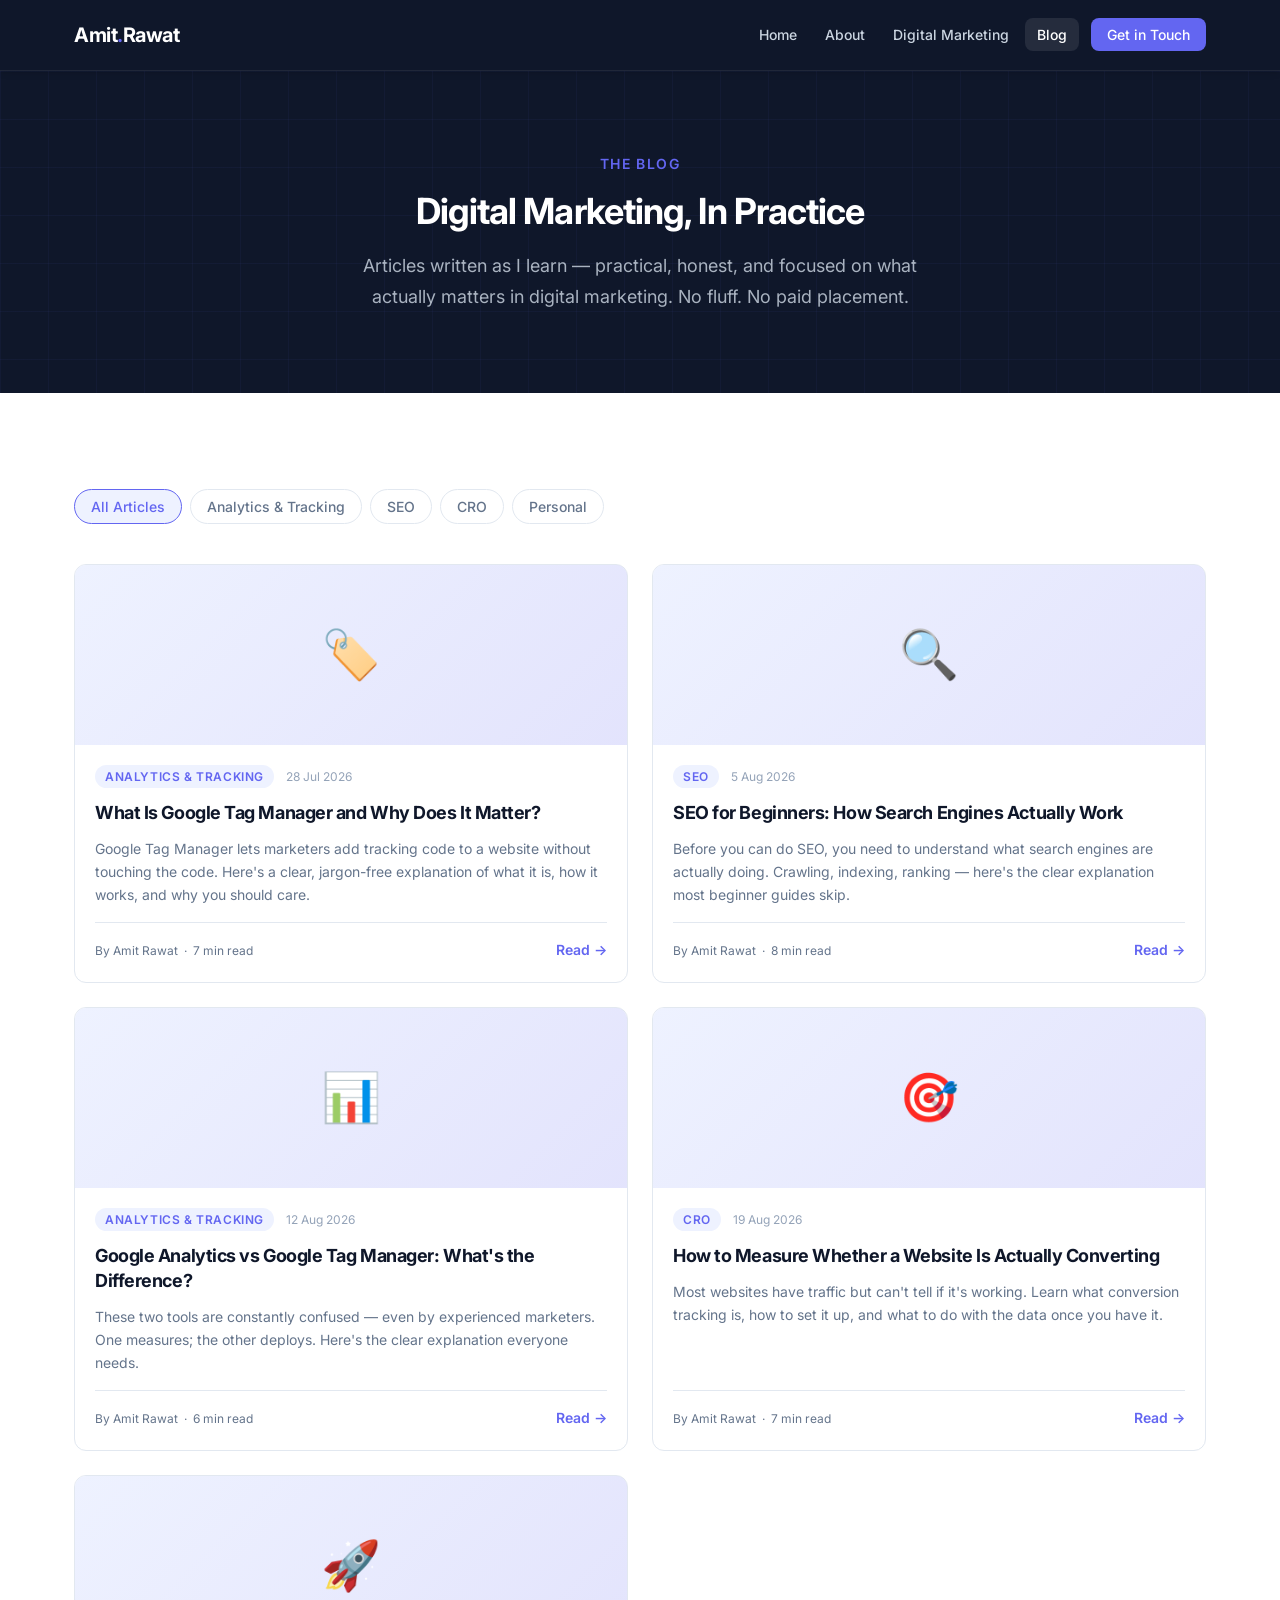
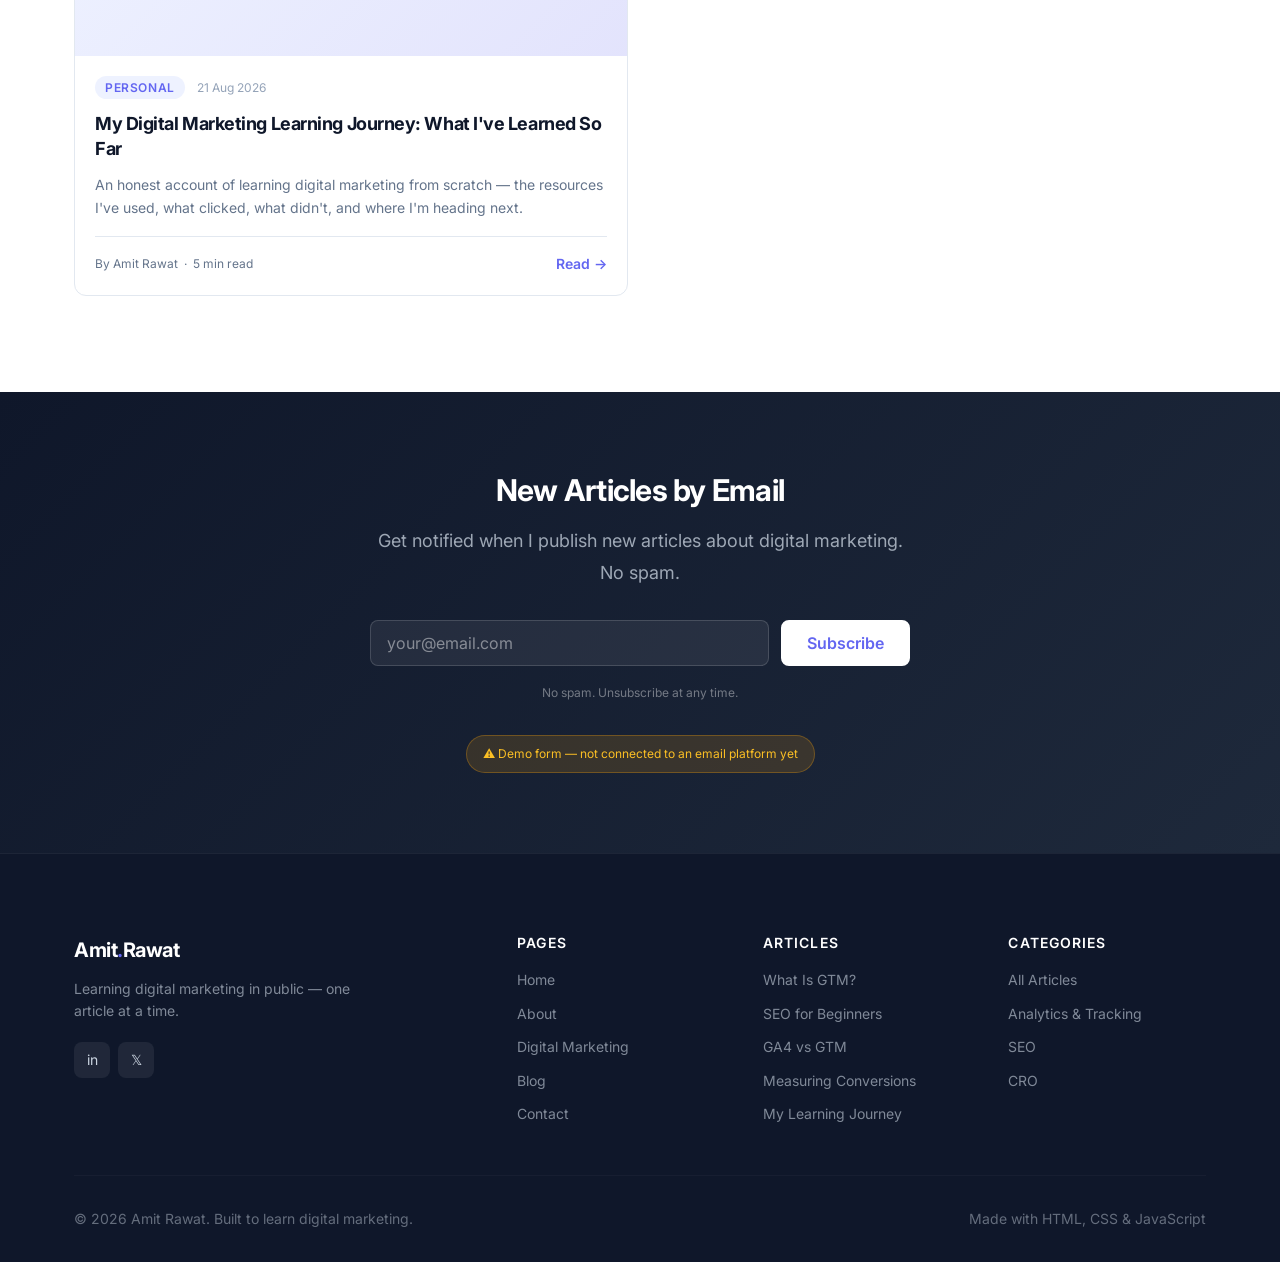
<file: blog.html>
﻿<!DOCTYPE html>
<html lang="en">
<head>
  <meta charset="UTF-8">
  <meta name="viewport" content="width=device-width, initial-scale=1.0">
  <title>Blog | Digital Marketing Learning Journal — Amit Rawat</title>
  <meta name="description" content="Articles and insights from my digital marketing learning journey — covering SEO, Google Analytics, Google Tag Manager, content marketing, and conversion optimisation.">
  <link rel="canonical" href="https://amit-digital-marketing.netlify.app/blog.html">

  <meta property="og:title" content="Blog | Digital Marketing Learning Journal — Amit Rawat">
  <meta property="og:description" content="Practical articles about SEO, Google Analytics, GTM, content marketing, and conversion optimisation.">
  <meta property="og:url" content="https://amit-digital-marketing.netlify.app/blog.html">
  <meta property="og:type" content="website">
  <meta property="og:image" content="https://amit-digital-marketing.netlify.app/images/og-blog.jpg">

  <meta name="twitter:card" content="summary_large_image">
  <meta name="twitter:title" content="Blog | Digital Marketing Learning Journal — Amit Rawat">

  <!-- GTM HEAD SNIPPET — uncomment and replace GTM-XXXXXXX when ready -->
  <!--
  <script>(function(w,d,s,l,i){w[l]=w[l]||[];w[l].push({'gtm.start':
  new Date().getTime(),event:'gtm.js'});var f=d.getElementsByTagName(s)[0],
  j=d.createElement(s),dl=l!='dataLayer'?'&l='+l:'';j.async=true;j.src=
  'https://www.googletagmanager.com/gtm.js?id='+i+dl;f.parentNode.insertBefore(j,f);
  })(window,document,'script','dataLayer','GTM-XXXXXXX');</script>
  -->

  <link rel="preconnect" href="https://fonts.googleapis.com">
  <link rel="preconnect" href="https://fonts.gstatic.com" crossorigin>
  <link href="https://fonts.googleapis.com/css2?family=Inter:wght@400;500;600;700;800&display=swap" rel="stylesheet">
  <link rel="stylesheet" href="css/style.css">

  <!-- Blog listing structured data -->
  <script type="application/ld+json">
  {
    "@context": "https://schema.org",
    "@type": "Blog",
    "name": "Amit Rawat — Digital Marketing Learning Journal",
    "url": "https://amit-digital-marketing.netlify.app/blog.html",
    "description": "Articles about digital marketing — SEO, Google Analytics, GTM, content marketing, and conversion optimisation.",
    "author": {
      "@type": "Person",
      "name": "Amit Rawat",
      "url": "https://amit-digital-marketing.netlify.app/"
    }
  }
  </script>
</head>
<body>

  <!--
  <noscript><iframe src="https://www.googletagmanager.com/ns.html?id=GTM-XXXXXXX"
  height="0" width="0" style="display:none;visibility:hidden"></iframe></noscript>
  -->

  <a href="#main" class="skip-link">Skip to main content</a>

  <nav class="nav" role="navigation" aria-label="Main navigation">
    <div class="container nav__inner">
      <a href="index.html" class="nav__logo" aria-label="Amit Rawat — Home">
        Amit<span class="nav__logo-dot">.</span>Rawat
      </a>
      <button class="nav__toggle" aria-label="Toggle navigation" aria-expanded="false">
        <span></span><span></span><span></span>
      </button>
      <ul class="nav__links" role="list">
        <li><a href="index.html" class="nav__link">Home</a></li>
        <li><a href="about.html" class="nav__link">About</a></li>
        <li><a href="digital-marketing.html" class="nav__link">Digital Marketing</a></li>
        <li><a href="blog.html" class="nav__link">Blog</a></li>
        <li><a href="contact.html" class="nav__link nav__link--cta">Get in Touch</a></li>
      </ul>
    </div>
  </nav>

  <main id="main">

    <header class="page-hero" aria-labelledby="blog-heading">
      <div class="container">
        <div class="page-hero__inner">
          <p class="page-hero__eyebrow">The Blog</p>
          <h1 class="page-hero__title" id="blog-heading">Digital Marketing, In Practice</h1>
          <p class="page-hero__description">
            Articles written as I learn — practical, honest, and focused on what actually matters
            in digital marketing. No fluff. No paid placement.
          </p>
        </div>
      </div>
    </header>

    <section class="section" aria-labelledby="articles-heading">
      <div class="container">

        <!-- ============================================================
             HOW TO ADD A NEW BLOG POST:
             1. Copy one of the <article> blocks below
             2. Update: category, date, title, excerpt, reading time
             3. Change href to point to your new HTML file in blog/
             4. Create the HTML file in blog/ folder (copy an existing one)
             5. Update the sitemap.xml with the new URL
             ============================================================ -->

        <!-- Category filters -->
        <div class="blog-filters" role="group" aria-label="Filter articles by category">
          <button class="blog-filter is-active" data-filter="all">All Articles</button>
          <button class="blog-filter" data-filter="analytics">Analytics &amp; Tracking</button>
          <button class="blog-filter" data-filter="seo">SEO</button>
          <button class="blog-filter" data-filter="cro">CRO</button>
          <button class="blog-filter" data-filter="personal">Personal</button>
        </div>

        <h2 class="sr-only" id="articles-heading">All Articles</h2>
        <div class="blog-grid">

          <article class="blog-card" data-category="analytics">
            <div class="blog-card__image" role="img" aria-label="Google Tag Manager">🏷️</div>
            <div class="blog-card__body">
              <div class="blog-card__meta">
                <span class="blog-card__category">Analytics &amp; Tracking</span>
                <time class="blog-card__date" datetime="2026-07-28">28 Jul 2026</time>
              </div>
              <h3 class="blog-card__title">
                <a href="blog/what-is-google-tag-manager.html">What Is Google Tag Manager and Why Does It Matter?</a>
              </h3>
              <p class="blog-card__excerpt">
                Google Tag Manager lets marketers add tracking code to a website without touching the code.
                Here's a clear, jargon-free explanation of what it is, how it works, and why you should care.
              </p>
              <div class="blog-card__footer">
                <span>By Amit Rawat &nbsp;·&nbsp; 7 min read</span>
                <a href="blog/what-is-google-tag-manager.html" class="blog-card__read-more">Read →</a>
              </div>
            </div>
          </article>

          <article class="blog-card" data-category="seo">
            <div class="blog-card__image" role="img" aria-label="SEO">🔍</div>
            <div class="blog-card__body">
              <div class="blog-card__meta">
                <span class="blog-card__category">SEO</span>
                <time class="blog-card__date" datetime="2026-08-05">5 Aug 2026</time>
              </div>
              <h3 class="blog-card__title">
                <a href="blog/seo-for-beginners.html">SEO for Beginners: How Search Engines Actually Work</a>
              </h3>
              <p class="blog-card__excerpt">
                Before you can do SEO, you need to understand what search engines are actually doing.
                Crawling, indexing, ranking — here's the clear explanation most beginner guides skip.
              </p>
              <div class="blog-card__footer">
                <span>By Amit Rawat &nbsp;·&nbsp; 8 min read</span>
                <a href="blog/seo-for-beginners.html" class="blog-card__read-more">Read →</a>
              </div>
            </div>
          </article>

          <article class="blog-card" data-category="analytics">
            <div class="blog-card__image" role="img" aria-label="GA4 vs GTM">📊</div>
            <div class="blog-card__body">
              <div class="blog-card__meta">
                <span class="blog-card__category">Analytics &amp; Tracking</span>
                <time class="blog-card__date" datetime="2026-08-12">12 Aug 2026</time>
              </div>
              <h3 class="blog-card__title">
                <a href="blog/google-analytics-vs-google-tag-manager.html">Google Analytics vs Google Tag Manager: What's the Difference?</a>
              </h3>
              <p class="blog-card__excerpt">
                These two tools are constantly confused — even by experienced marketers.
                One measures; the other deploys. Here's the clear explanation everyone needs.
              </p>
              <div class="blog-card__footer">
                <span>By Amit Rawat &nbsp;·&nbsp; 6 min read</span>
                <a href="blog/google-analytics-vs-google-tag-manager.html" class="blog-card__read-more">Read →</a>
              </div>
            </div>
          </article>

          <article class="blog-card" data-category="cro">
            <div class="blog-card__image" role="img" aria-label="Conversion tracking">🎯</div>
            <div class="blog-card__body">
              <div class="blog-card__meta">
                <span class="blog-card__category">CRO</span>
                <time class="blog-card__date" datetime="2026-08-19">19 Aug 2026</time>
              </div>
              <h3 class="blog-card__title">
                <a href="blog/how-to-measure-conversions.html">How to Measure Whether a Website Is Actually Converting</a>
              </h3>
              <p class="blog-card__excerpt">
                Most websites have traffic but can't tell if it's working. Learn what conversion
                tracking is, how to set it up, and what to do with the data once you have it.
              </p>
              <div class="blog-card__footer">
                <span>By Amit Rawat &nbsp;·&nbsp; 7 min read</span>
                <a href="blog/how-to-measure-conversions.html" class="blog-card__read-more">Read →</a>
              </div>
            </div>
          </article>

          <article class="blog-card" data-category="personal">
            <div class="blog-card__image" role="img" aria-label="Learning journey">🚀</div>
            <div class="blog-card__body">
              <div class="blog-card__meta">
                <span class="blog-card__category">Personal</span>
                <time class="blog-card__date" datetime="2026-08-21">21 Aug 2026</time>
              </div>
              <h3 class="blog-card__title">
                <a href="blog/my-digital-marketing-journey.html">My Digital Marketing Learning Journey: What I've Learned So Far</a>
              </h3>
              <p class="blog-card__excerpt">
                An honest account of learning digital marketing from scratch — the resources I've used,
                what clicked, what didn't, and where I'm heading next.
              </p>
              <div class="blog-card__footer">
                <span>By Amit Rawat &nbsp;·&nbsp; 5 min read</span>
                <a href="blog/my-digital-marketing-journey.html" class="blog-card__read-more">Read →</a>
              </div>
            </div>
          </article>

        </div>
      </div>
    </section>

    <!-- Newsletter -->
    <section class="newsletter" aria-labelledby="blog-newsletter-heading">
      <div class="container">
        <div class="newsletter__inner">
          <h2 class="newsletter__title" id="blog-newsletter-heading">New Articles by Email</h2>
          <p class="newsletter__description">
            Get notified when I publish new articles about digital marketing. No spam.
          </p>
          <form class="newsletter__form" data-demo="true" aria-label="Newsletter signup">
            <label for="blog-newsletter-email" class="sr-only">Your email address</label>
            <input type="email" id="blog-newsletter-email" name="email" class="newsletter__input" placeholder="your@email.com" required aria-required="true">
            <button type="submit" class="btn btn--white">Subscribe</button>
          </form>
          <p class="newsletter__notice">No spam. Unsubscribe at any time.</p>
          <span class="newsletter__demo-note">⚠️ Demo form — not connected to an email platform yet</span>
          <div class="form-success" role="alert">✅ Thanks! I'll be in touch when I connect this properly.</div>
        </div>
      </div>
    </section>

  </main>

  <footer class="footer" role="contentinfo">
    <div class="container">
      <div class="footer__grid">
        <div class="footer__brand">
          <a href="index.html" class="footer__logo">Amit<span class="footer__logo-dot">.</span>Rawat</a>
          <p class="footer__tagline">Learning digital marketing in public — one article at a time.</p>
          <div class="footer__social">
            <a href="https://linkedin.com/in/[YOUR-LINKEDIN]" class="footer__social-link" aria-label="LinkedIn" target="_blank" rel="noopener noreferrer">in</a>
            <a href="https://twitter.com/[YOUR-TWITTER]" class="footer__social-link" aria-label="Twitter" target="_blank" rel="noopener noreferrer">𝕏</a>
          </div>
        </div>
        <div>
          <h3 class="footer__col-title">Pages</h3>
          <ul class="footer__links" role="list">
            <li><a href="index.html" class="footer__link">Home</a></li>
            <li><a href="about.html" class="footer__link">About</a></li>
            <li><a href="digital-marketing.html" class="footer__link">Digital Marketing</a></li>
            <li><a href="blog.html" class="footer__link">Blog</a></li>
            <li><a href="contact.html" class="footer__link">Contact</a></li>
          </ul>
        </div>
        <div>
          <h3 class="footer__col-title">Articles</h3>
          <ul class="footer__links" role="list">
            <li><a href="blog/what-is-google-tag-manager.html" class="footer__link">What Is GTM?</a></li>
            <li><a href="blog/seo-for-beginners.html" class="footer__link">SEO for Beginners</a></li>
            <li><a href="blog/google-analytics-vs-google-tag-manager.html" class="footer__link">GA4 vs GTM</a></li>
            <li><a href="blog/how-to-measure-conversions.html" class="footer__link">Measuring Conversions</a></li>
            <li><a href="blog/my-digital-marketing-journey.html" class="footer__link">My Learning Journey</a></li>
          </ul>
        </div>
        <div>
          <h3 class="footer__col-title">Categories</h3>
          <ul class="footer__links" role="list">
            <li><a href="blog.html" class="footer__link">All Articles</a></li>
            <li><a href="digital-marketing.html#analytics" class="footer__link">Analytics &amp; Tracking</a></li>
            <li><a href="digital-marketing.html#seo" class="footer__link">SEO</a></li>
            <li><a href="digital-marketing.html#cro" class="footer__link">CRO</a></li>
          </ul>
        </div>
      </div>
      <div class="footer__bottom">
        <span>© 2026 Amit Rawat. Built to learn digital marketing.</span>
        <span>Made with HTML, CSS &amp; JavaScript</span>
      </div>
    </div>
  </footer>

  <script src="js/main.js"></script>
</body>
</html>
</file>
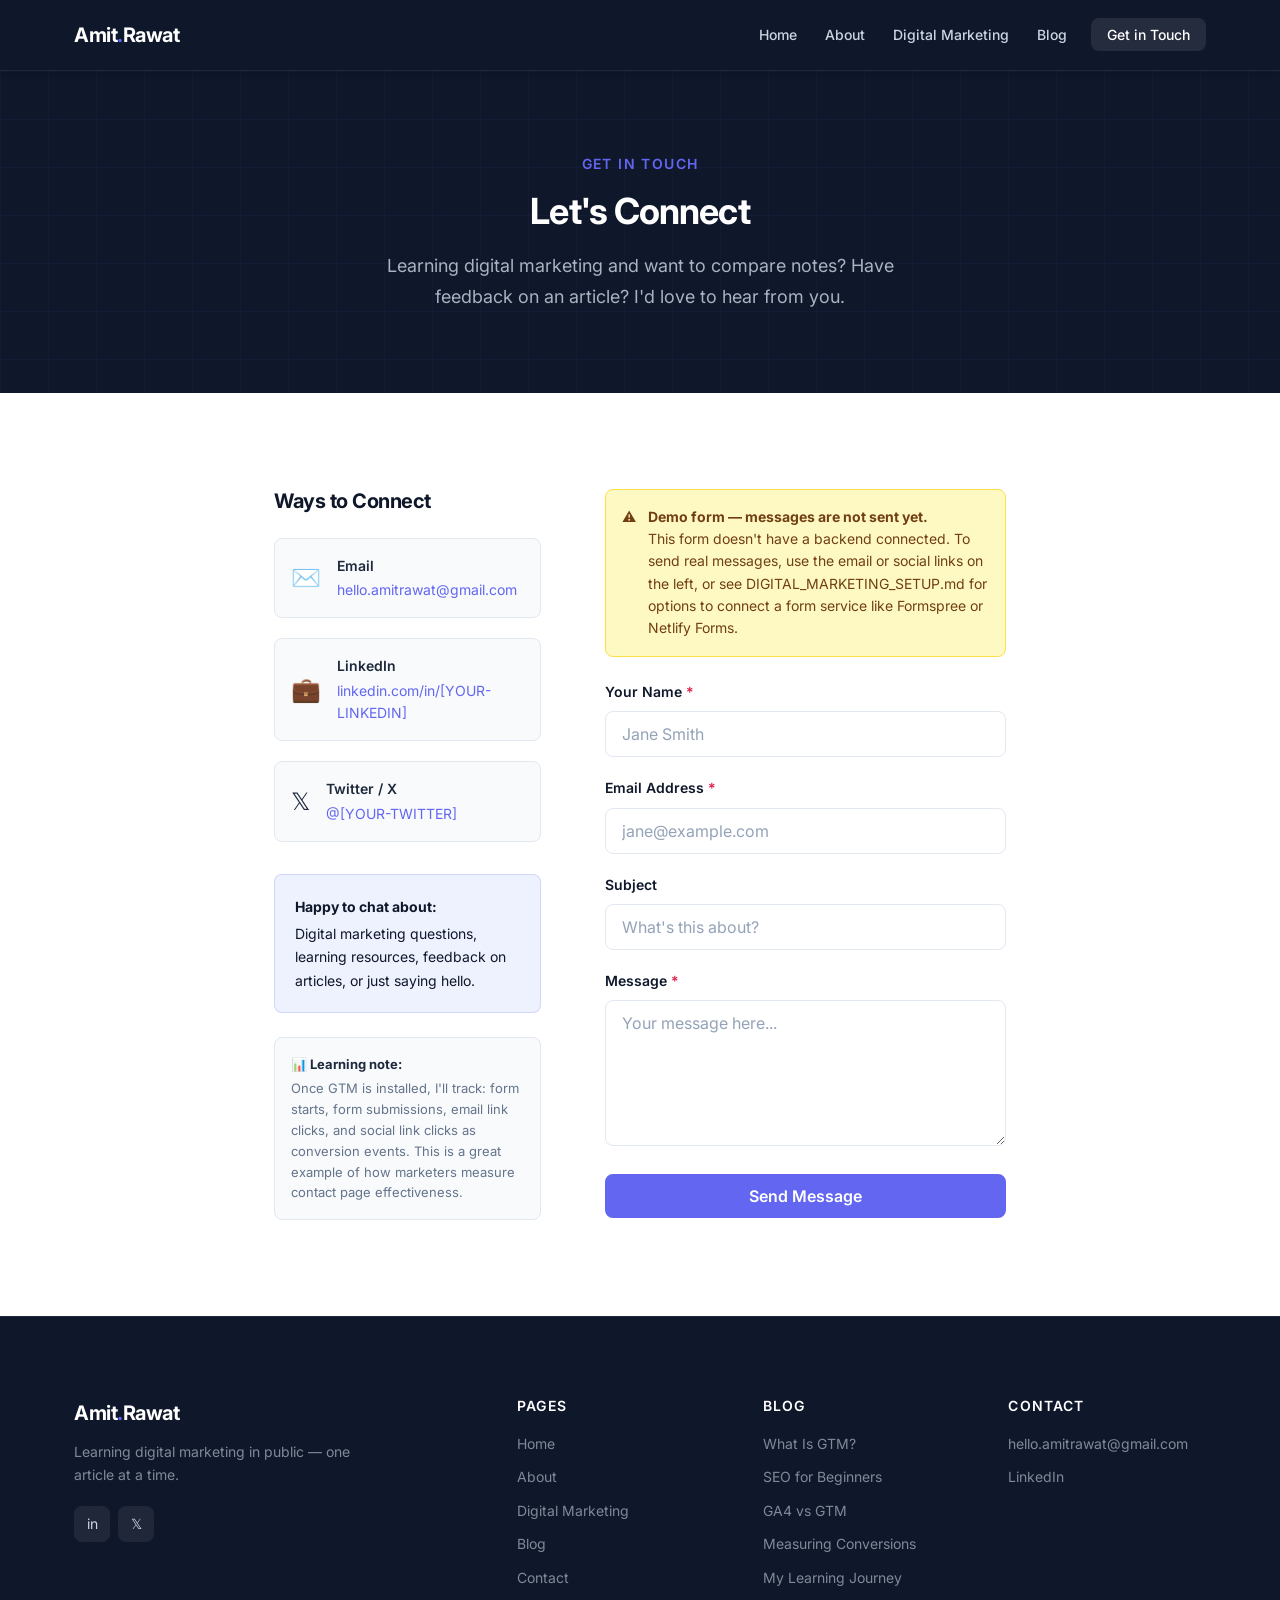
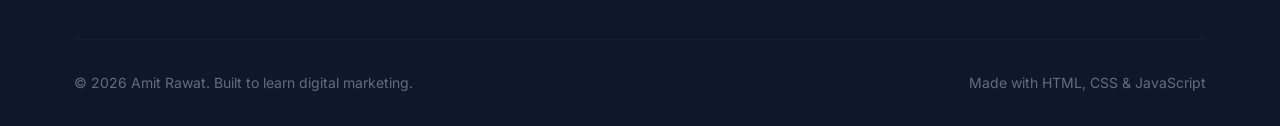
<file: contact.html>
﻿<!DOCTYPE html>
<html lang="en">
<head>
  <meta charset="UTF-8">
  <meta name="viewport" content="width=device-width, initial-scale=1.0">
  <title>Contact Amit Rawat | Digital Marketing</title>
  <meta name="description" content="Get in touch with Amit Rawat. Connect to discuss digital marketing, learning resources, collaboration, or just to say hello.">
  <link rel="canonical" href="https://amit-digital-marketing.netlify.app/contact.html">

  <meta property="og:title" content="Contact Amit Rawat | Digital Marketing">
  <meta property="og:description" content="Get in touch — happy to connect about digital marketing, learning, or collaboration.">
  <meta property="og:url" content="https://amit-digital-marketing.netlify.app/contact.html">
  <meta property="og:type" content="website">
  <meta property="og:image" content="https://amit-digital-marketing.netlify.app/images/og-contact.jpg">

  <meta name="twitter:card" content="summary_large_image">
  <meta name="twitter:title" content="Contact Amit Rawat | Digital Marketing">

  <!-- GTM HEAD SNIPPET — uncomment and replace GTM-XXXXXXX when ready -->
  <!--
  <script>(function(w,d,s,l,i){w[l]=w[l]||[];w[l].push({'gtm.start':
  new Date().getTime(),event:'gtm.js'});var f=d.getElementsByTagName(s)[0],
  j=d.createElement(s),dl=l!='dataLayer'?'&l='+l:'';j.async=true;j.src=
  'https://www.googletagmanager.com/gtm.js?id='+i+dl;f.parentNode.insertBefore(j,f);
  })(window,document,'script','dataLayer','GTM-XXXXXXX');</script>
  -->

  <link rel="preconnect" href="https://fonts.googleapis.com">
  <link rel="preconnect" href="https://fonts.gstatic.com" crossorigin>
  <link href="https://fonts.googleapis.com/css2?family=Inter:wght@400;500;600;700;800&display=swap" rel="stylesheet">
  <link rel="stylesheet" href="css/style.css">
</head>
<body>

  <!--
  <noscript><iframe src="https://www.googletagmanager.com/ns.html?id=GTM-XXXXXXX"
  height="0" width="0" style="display:none;visibility:hidden"></iframe></noscript>
  -->

  <a href="#main" class="skip-link">Skip to main content</a>

  <nav class="nav" role="navigation" aria-label="Main navigation">
    <div class="container nav__inner">
      <a href="index.html" class="nav__logo" aria-label="Amit Rawat — Home">
        Amit<span class="nav__logo-dot">.</span>Rawat
      </a>
      <button class="nav__toggle" aria-label="Toggle navigation" aria-expanded="false">
        <span></span><span></span><span></span>
      </button>
      <ul class="nav__links" role="list">
        <li><a href="index.html" class="nav__link">Home</a></li>
        <li><a href="about.html" class="nav__link">About</a></li>
        <li><a href="digital-marketing.html" class="nav__link">Digital Marketing</a></li>
        <li><a href="blog.html" class="nav__link">Blog</a></li>
        <li><a href="contact.html" class="nav__link nav__link--cta">Get in Touch</a></li>
      </ul>
    </div>
  </nav>

  <main id="main">

    <header class="page-hero" aria-labelledby="contact-heading">
      <div class="container">
        <div class="page-hero__inner">
          <p class="page-hero__eyebrow">Get in Touch</p>
          <h1 class="page-hero__title" id="contact-heading">Let's Connect</h1>
          <p class="page-hero__description">
            Learning digital marketing and want to compare notes? Have feedback on an article?
            I'd love to hear from you.
          </p>
        </div>
      </div>
    </header>

    <section class="section" aria-labelledby="form-heading">
      <div class="container container--narrow">
        <div style="display: grid; grid-template-columns: 1fr 1.5fr; gap: 4rem; align-items: start;">

          <!-- Contact info sidebar -->
          <aside>
            <h2 id="form-heading" class="sr-only">Contact information</h2>
            <h3 style="font-size: 1.25rem; margin-bottom: 1.5rem;">Ways to Connect</h3>

            <!-- ============================================================
                 EDIT THESE contact details:
                 Replace hello.amitrawat@gmail.com, [YOUR-LINKEDIN], [YOUR-TWITTER]
                 ============================================================ -->
            <div style="display: flex; flex-direction: column; gap: 1.25rem;">

              <a href="mailto:hello.amitrawat@gmail.com"
                 style="display: flex; align-items: center; gap: 1rem; padding: 1rem; background: var(--color-bg-alt); border: 1px solid var(--color-border); border-radius: 8px; color: var(--color-text); text-decoration: none; transition: all 200ms ease;"
                 onmouseover="this.style.borderColor='var(--color-accent)'"
                 onmouseout="this.style.borderColor='var(--color-border)'">
                <span style="font-size: 1.5rem; flex-shrink: 0;">✉️</span>
                <div>
                  <div style="font-weight: 600; font-size: 0.875rem; margin-bottom: 0.125rem;">Email</div>
                  <div style="font-size: 0.875rem; color: var(--color-accent);">hello.amitrawat@gmail.com</div>
                </div>
              </a>

              <a href="https://linkedin.com/in/[YOUR-LINKEDIN]"
                 target="_blank" rel="noopener noreferrer"
                 style="display: flex; align-items: center; gap: 1rem; padding: 1rem; background: var(--color-bg-alt); border: 1px solid var(--color-border); border-radius: 8px; color: var(--color-text); text-decoration: none; transition: all 200ms ease;"
                 onmouseover="this.style.borderColor='var(--color-accent)'"
                 onmouseout="this.style.borderColor='var(--color-border)'">
                <span style="font-size: 1.5rem; flex-shrink: 0;">💼</span>
                <div>
                  <div style="font-weight: 600; font-size: 0.875rem; margin-bottom: 0.125rem;">LinkedIn</div>
                  <div style="font-size: 0.875rem; color: var(--color-accent);">linkedin.com/in/[YOUR-LINKEDIN]</div>
                </div>
              </a>

              <a href="https://twitter.com/[YOUR-TWITTER]"
                 target="_blank" rel="noopener noreferrer"
                 style="display: flex; align-items: center; gap: 1rem; padding: 1rem; background: var(--color-bg-alt); border: 1px solid var(--color-border); border-radius: 8px; color: var(--color-text); text-decoration: none; transition: all 200ms ease;"
                 onmouseover="this.style.borderColor='var(--color-accent)'"
                 onmouseout="this.style.borderColor='var(--color-border)'">
                <span style="font-size: 1.5rem; flex-shrink: 0;">𝕏</span>
                <div>
                  <div style="font-weight: 600; font-size: 0.875rem; margin-bottom: 0.125rem;">Twitter / X</div>
                  <div style="font-size: 0.875rem; color: var(--color-accent);">@[YOUR-TWITTER]</div>
                </div>
              </a>

            </div>

            <!-- Context about the contact page -->
            <div style="margin-top: 2rem; padding: 1.25rem; background: var(--color-accent-light); border-radius: 8px; border: 1px solid rgba(99,102,241,0.2);">
              <p style="font-size: 0.875rem; color: var(--color-primary); margin: 0; line-height: 1.65;">
                <strong style="display: block; margin-bottom: 0.25rem;">Happy to chat about:</strong>
                Digital marketing questions, learning resources, feedback on articles, or just saying hello.
              </p>
            </div>

            <!-- GTM tracking note -->
            <div style="margin-top: 1.5rem; padding: 1rem; background: var(--color-bg-alt); border: 1px solid var(--color-border); border-radius: 8px; font-size: 0.8125rem; color: var(--color-text-muted);">
              <strong style="display: block; margin-bottom: 0.25rem; color: var(--color-text);">📊 Learning note:</strong>
              Once GTM is installed, I'll track: form starts, form submissions, email link clicks, and social link clicks as conversion events. This is a great example of how marketers measure contact page effectiveness.
            </div>
          </aside>

          <!-- Contact form -->
          <div>
            <!-- Demo notice — remove or update when you connect a real backend -->
            <div class="demo-notice" role="note">
              <span class="demo-notice__icon">⚠️</span>
              <div>
                <strong>Demo form — messages are not sent yet.</strong><br>
                This form doesn't have a backend connected. To send real messages, use the email or social links on the left, or see DIGITAL_MARKETING_SETUP.md for options to connect a form service like Formspree or Netlify Forms.
              </div>
            </div>

            <form data-demo="true" aria-label="Contact form" novalidate>
              <div class="form-group">
                <label for="contact-name" class="form-label">Your Name <span aria-label="required" style="color: #e11d48;">*</span></label>
                <input
                  type="text" id="contact-name" name="name"
                  class="form-input" placeholder="Jane Smith"
                  required aria-required="true" autocomplete="name">
              </div>

              <div class="form-group">
                <label for="contact-email" class="form-label">Email Address <span aria-label="required" style="color: #e11d48;">*</span></label>
                <input
                  type="email" id="contact-email" name="email"
                  class="form-input" placeholder="jane@example.com"
                  required aria-required="true" autocomplete="email">
              </div>

              <div class="form-group">
                <label for="contact-subject" class="form-label">Subject</label>
                <input
                  type="text" id="contact-subject" name="subject"
                  class="form-input" placeholder="What's this about?">
              </div>

              <div class="form-group">
                <label for="contact-message" class="form-label">Message <span aria-label="required" style="color: #e11d48;">*</span></label>
                <textarea
                  id="contact-message" name="message"
                  class="form-textarea"
                  placeholder="Your message here..."
                  required aria-required="true"
                  rows="6"></textarea>
              </div>

              <button type="submit" class="btn btn--primary" style="width: 100%; justify-content: center;">
                Send Message
              </button>

              <div class="form-success" role="alert">
                ✅ Thanks for your message! (Note: this is a demo — check back once the form is connected to a real backend.)
              </div>
            </form>
          </div>

        </div>
      </div>
    </section>

  </main>

  <footer class="footer" role="contentinfo">
    <div class="container">
      <div class="footer__grid">
        <div class="footer__brand">
          <a href="index.html" class="footer__logo">Amit<span class="footer__logo-dot">.</span>Rawat</a>
          <p class="footer__tagline">Learning digital marketing in public — one article at a time.</p>
          <div class="footer__social">
            <a href="https://linkedin.com/in/[YOUR-LINKEDIN]" class="footer__social-link" aria-label="LinkedIn" target="_blank" rel="noopener noreferrer">in</a>
            <a href="https://twitter.com/[YOUR-TWITTER]" class="footer__social-link" aria-label="Twitter" target="_blank" rel="noopener noreferrer">𝕏</a>
          </div>
        </div>
        <div>
          <h3 class="footer__col-title">Pages</h3>
          <ul class="footer__links" role="list">
            <li><a href="index.html" class="footer__link">Home</a></li>
            <li><a href="about.html" class="footer__link">About</a></li>
            <li><a href="digital-marketing.html" class="footer__link">Digital Marketing</a></li>
            <li><a href="blog.html" class="footer__link">Blog</a></li>
            <li><a href="contact.html" class="footer__link">Contact</a></li>
          </ul>
        </div>
        <div>
          <h3 class="footer__col-title">Blog</h3>
          <ul class="footer__links" role="list">
            <li><a href="blog/what-is-google-tag-manager.html" class="footer__link">What Is GTM?</a></li>
            <li><a href="blog/seo-for-beginners.html" class="footer__link">SEO for Beginners</a></li>
            <li><a href="blog/google-analytics-vs-google-tag-manager.html" class="footer__link">GA4 vs GTM</a></li>
            <li><a href="blog/how-to-measure-conversions.html" class="footer__link">Measuring Conversions</a></li>
            <li><a href="blog/my-digital-marketing-journey.html" class="footer__link">My Learning Journey</a></li>
          </ul>
        </div>
        <div>
          <h3 class="footer__col-title">Contact</h3>
          <ul class="footer__links" role="list">
            <li><a href="mailto:hello.amitrawat@gmail.com" class="footer__link">hello.amitrawat@gmail.com</a></li>
            <li><a href="https://linkedin.com/in/[YOUR-LINKEDIN]" class="footer__link" target="_blank" rel="noopener noreferrer">LinkedIn</a></li>
          </ul>
        </div>
      </div>
      <div class="footer__bottom">
        <span>© 2026 Amit Rawat. Built to learn digital marketing.</span>
        <span>Made with HTML, CSS &amp; JavaScript</span>
      </div>
    </div>
  </footer>

  <script src="js/main.js"></script>
</body>
</html>
</file>
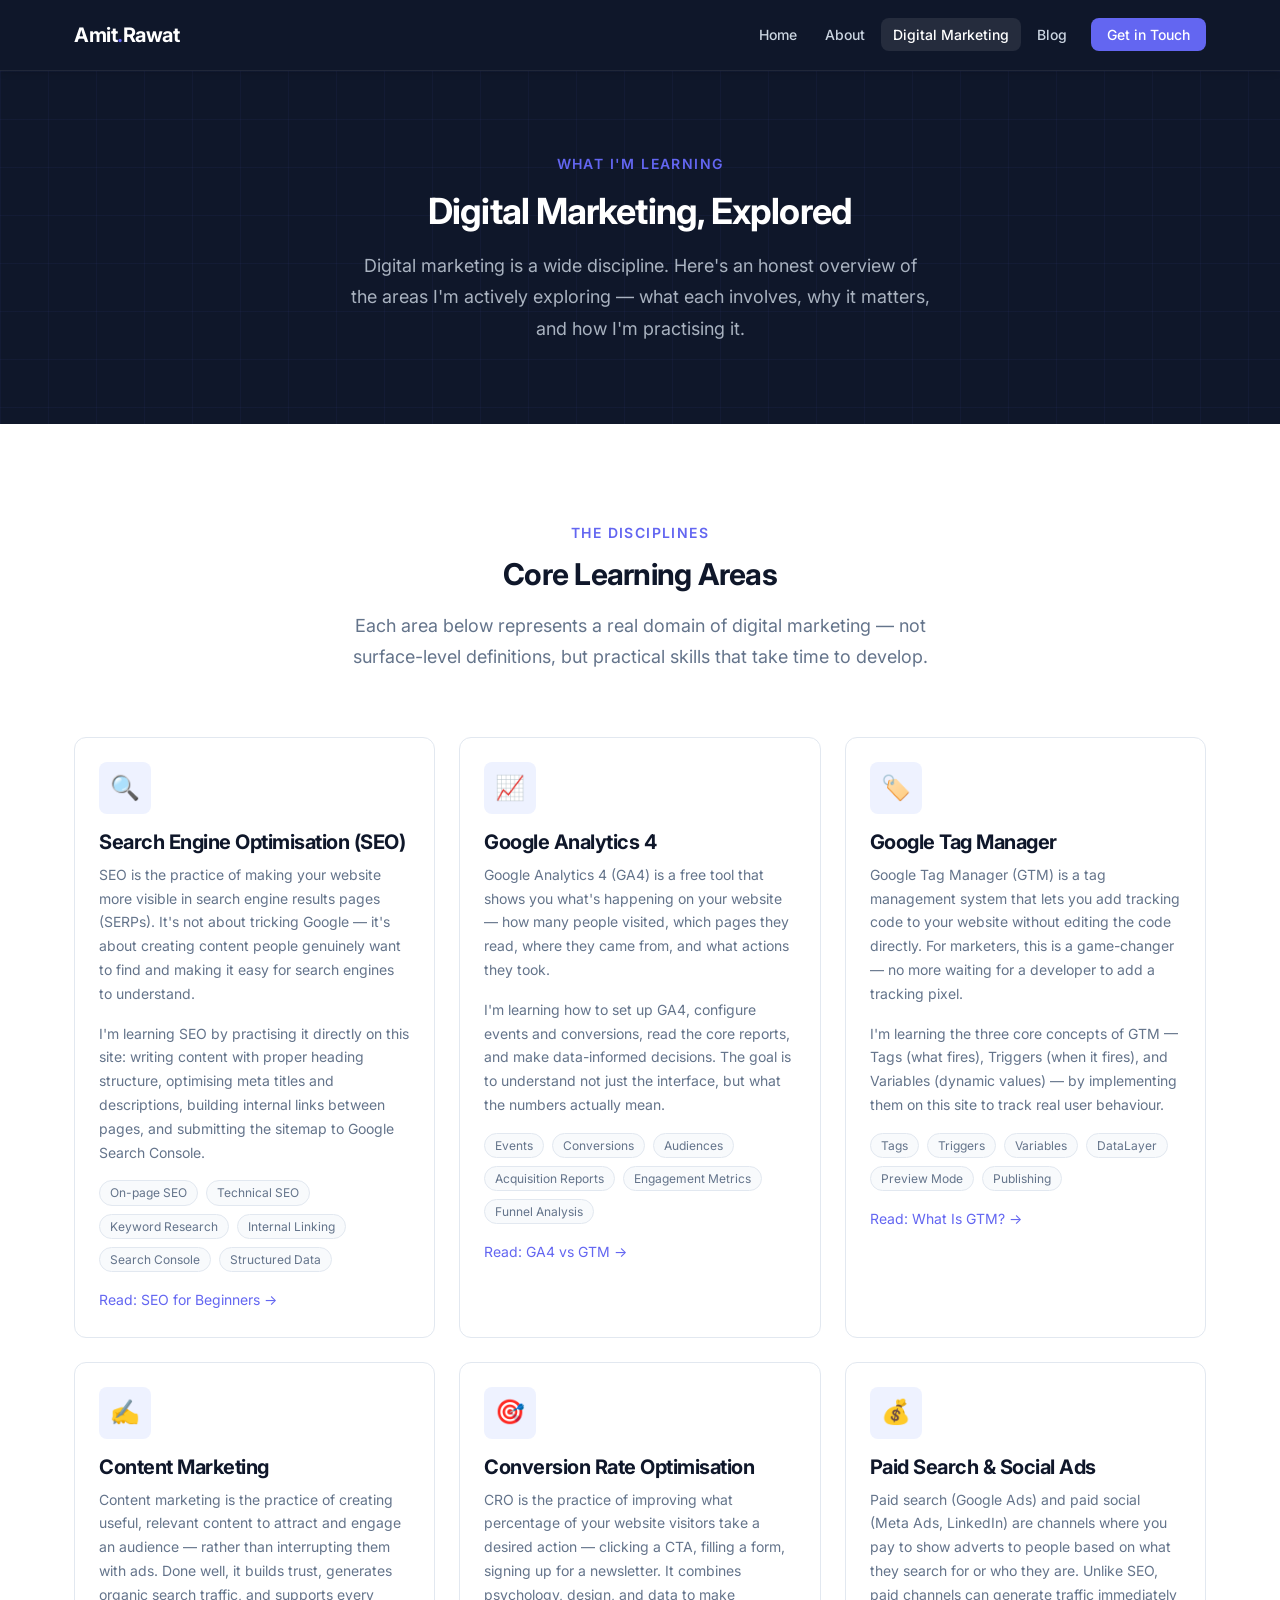
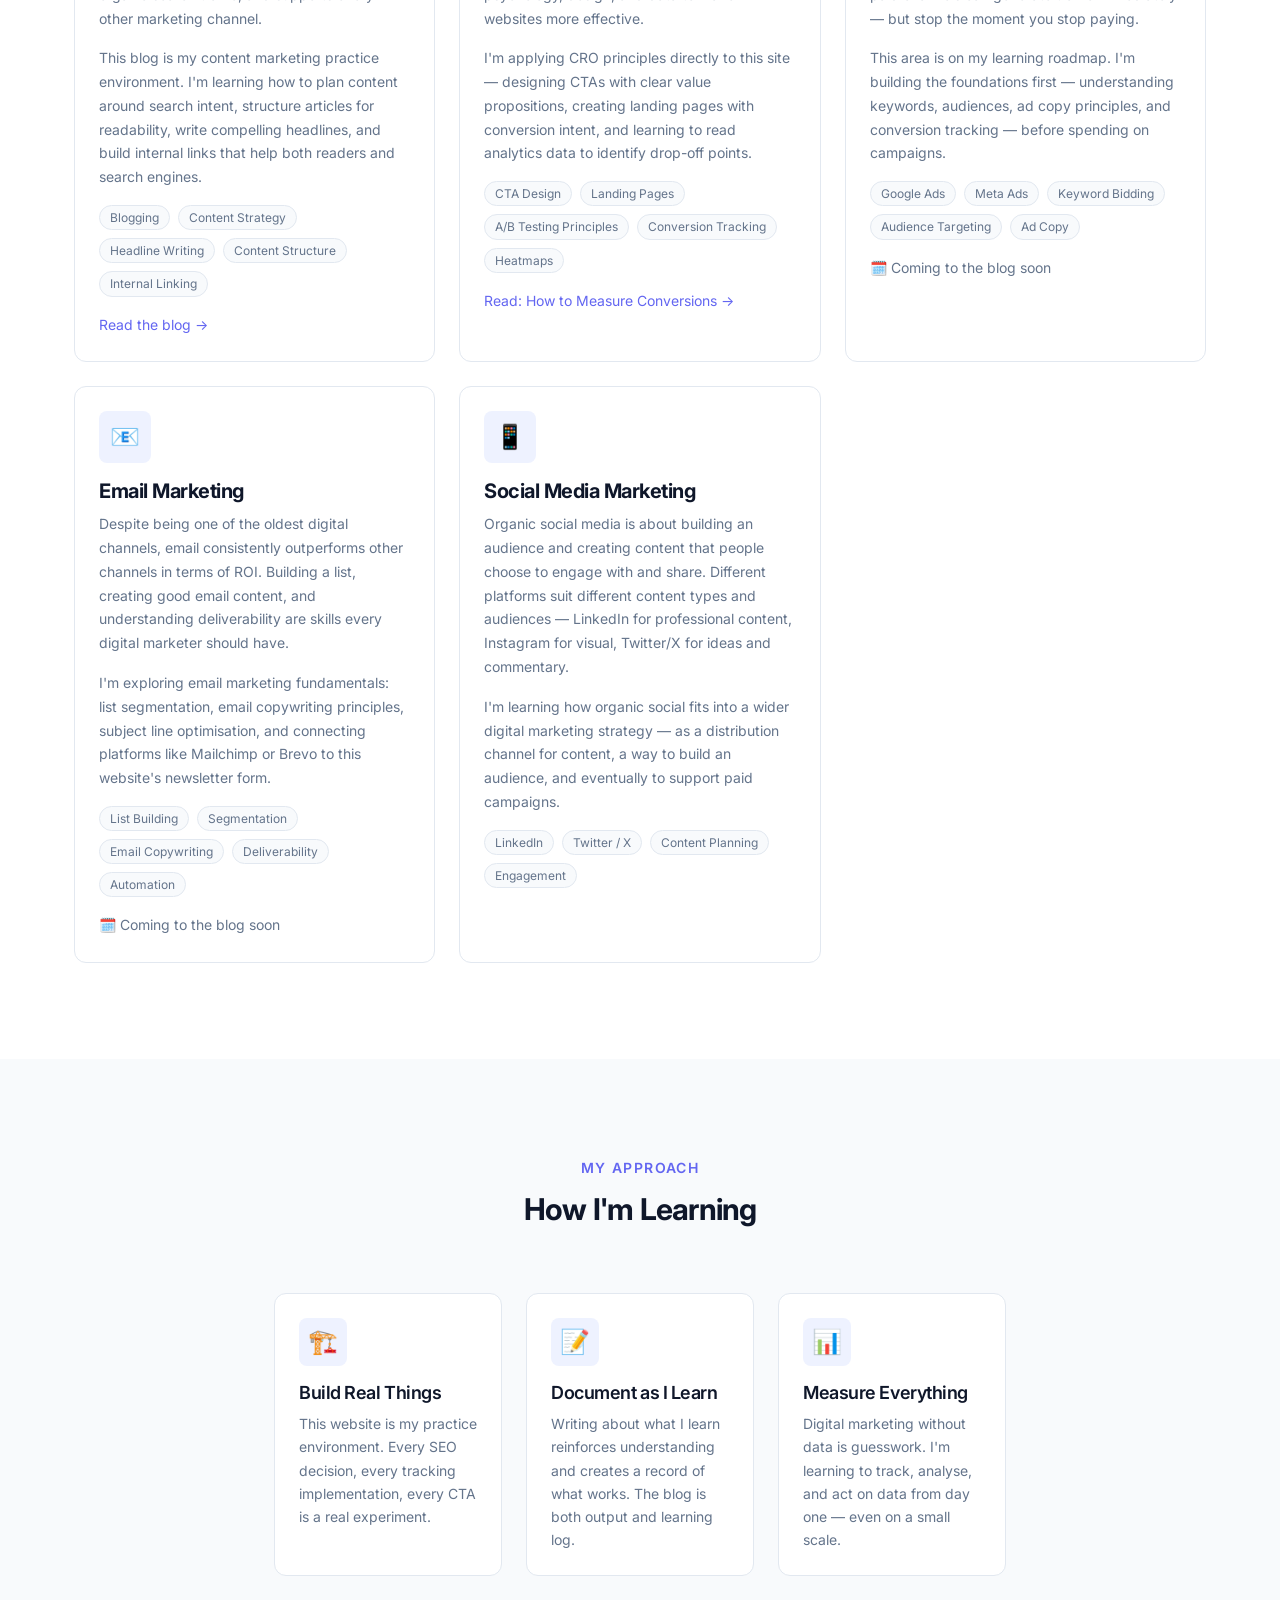
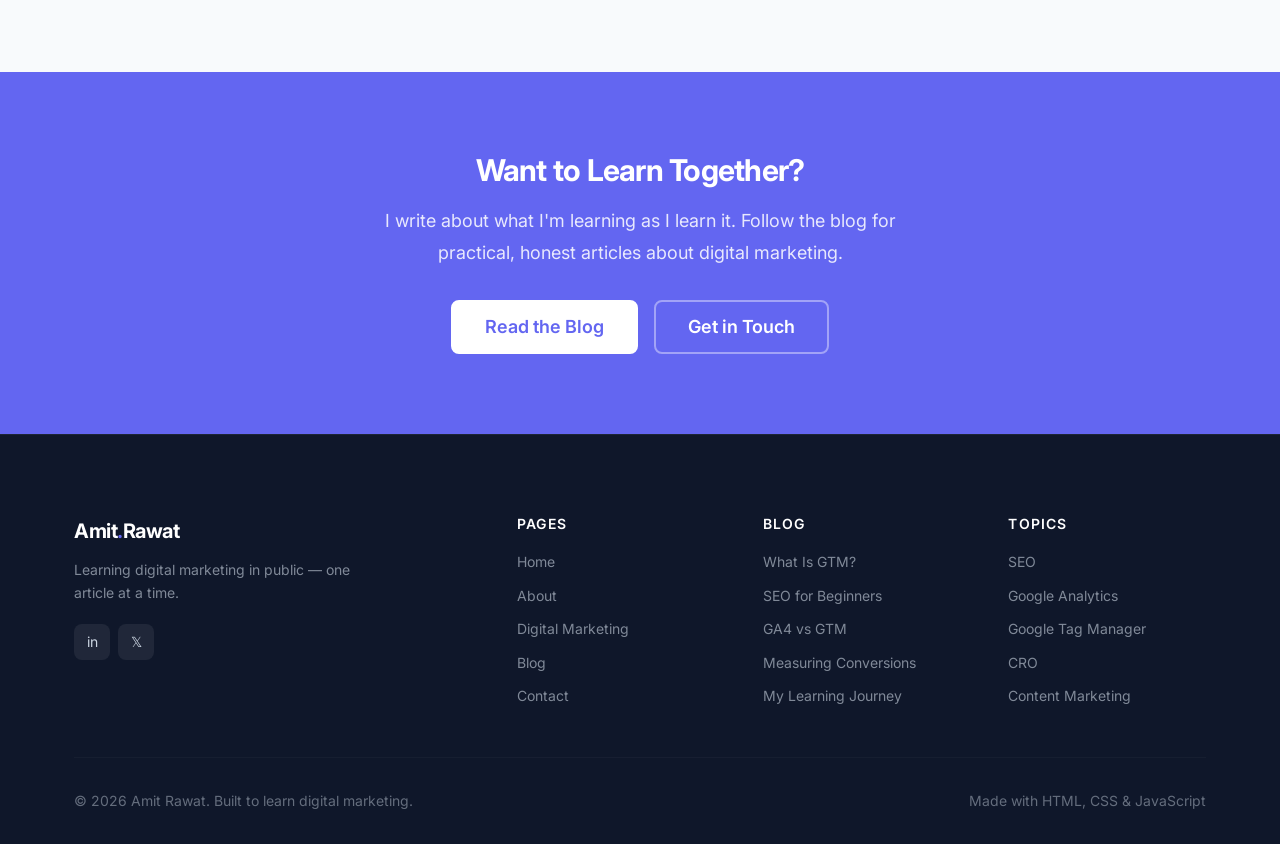
<file: digital-marketing.html>
﻿<!DOCTYPE html>
<html lang="en">
<head>
  <meta charset="UTF-8">
  <meta name="viewport" content="width=device-width, initial-scale=1.0">
  <title>Digital Marketing Learning Areas | Amit Rawat</title>
  <meta name="description" content="Exploring SEO, Google Analytics, Google Tag Manager, content marketing, paid search, CRO, and email marketing. A practical overview of what I'm learning and how.">
  <link rel="canonical" href="https://amit-digital-marketing.netlify.app/digital-marketing.html">

  <meta property="og:title" content="Digital Marketing Learning Areas | Amit Rawat">
  <meta property="og:description" content="Exploring SEO, Google Analytics, GTM, content marketing, paid search, CRO, and more.">
  <meta property="og:url" content="https://amit-digital-marketing.netlify.app/digital-marketing.html">
  <meta property="og:type" content="website">
  <meta property="og:image" content="https://amit-digital-marketing.netlify.app/images/og-dm.jpg">

  <meta name="twitter:card" content="summary_large_image">
  <meta name="twitter:title" content="Digital Marketing Learning Areas | Amit Rawat">

  <!-- GTM HEAD SNIPPET — uncomment and replace GTM-XXXXXXX when ready -->
  <!--
  <script>(function(w,d,s,l,i){w[l]=w[l]||[];w[l].push({'gtm.start':
  new Date().getTime(),event:'gtm.js'});var f=d.getElementsByTagName(s)[0],
  j=d.createElement(s),dl=l!='dataLayer'?'&l='+l:'';j.async=true;j.src=
  'https://www.googletagmanager.com/gtm.js?id='+i+dl;f.parentNode.insertBefore(j,f);
  })(window,document,'script','dataLayer','GTM-XXXXXXX');</script>
  -->

  <link rel="preconnect" href="https://fonts.googleapis.com">
  <link rel="preconnect" href="https://fonts.gstatic.com" crossorigin>
  <link href="https://fonts.googleapis.com/css2?family=Inter:wght@400;500;600;700;800&display=swap" rel="stylesheet">
  <link rel="stylesheet" href="css/style.css">
</head>
<body>

  <!--
  <noscript><iframe src="https://www.googletagmanager.com/ns.html?id=GTM-XXXXXXX"
  height="0" width="0" style="display:none;visibility:hidden"></iframe></noscript>
  -->

  <a href="#main" class="skip-link">Skip to main content</a>

  <nav class="nav" role="navigation" aria-label="Main navigation">
    <div class="container nav__inner">
      <a href="index.html" class="nav__logo" aria-label="Amit Rawat — Home">
        Amit<span class="nav__logo-dot">.</span>Rawat
      </a>
      <button class="nav__toggle" aria-label="Toggle navigation" aria-expanded="false">
        <span></span><span></span><span></span>
      </button>
      <ul class="nav__links" role="list">
        <li><a href="index.html" class="nav__link">Home</a></li>
        <li><a href="about.html" class="nav__link">About</a></li>
        <li><a href="digital-marketing.html" class="nav__link">Digital Marketing</a></li>
        <li><a href="blog.html" class="nav__link">Blog</a></li>
        <li><a href="contact.html" class="nav__link nav__link--cta">Get in Touch</a></li>
      </ul>
    </div>
  </nav>

  <main id="main">

    <header class="page-hero" aria-labelledby="page-heading">
      <div class="container">
        <div class="page-hero__inner">
          <p class="page-hero__eyebrow">What I'm Learning</p>
          <h1 class="page-hero__title" id="page-heading">Digital Marketing, Explored</h1>
          <p class="page-hero__description">
            Digital marketing is a wide discipline. Here's an honest overview of the areas I'm actively exploring — what each involves, why it matters, and how I'm practising it.
          </p>
        </div>
      </div>
    </header>

    <!-- ============================================================
         DIGITAL MARKETING AREAS
         Edit the cards below — update descriptions and topics
         to reflect what you're actually learning.
         ============================================================ -->
    <section class="section" aria-labelledby="dm-heading">
      <div class="container">
        <div class="section__header">
          <span class="section__eyebrow">The Disciplines</span>
          <h2 class="section__title" id="dm-heading">Core Learning Areas</h2>
          <p class="section__description">
            Each area below represents a real domain of digital marketing — not surface-level definitions,
            but practical skills that take time to develop.
          </p>
        </div>

        <div class="dm-grid">

          <!-- SEO -->
          <div class="dm-card" id="seo">
            <div class="dm-card__icon">🔍</div>
            <h2 class="dm-card__title">Search Engine Optimisation (SEO)</h2>
            <p class="dm-card__description">
              SEO is the practice of making your website more visible in search engine results pages (SERPs).
              It's not about tricking Google — it's about creating content people genuinely want to find and
              making it easy for search engines to understand.
            </p>
            <p class="dm-card__description">
              I'm learning SEO by practising it directly on this site: writing content with proper heading
              structure, optimising meta titles and descriptions, building internal links between pages,
              and submitting the sitemap to Google Search Console.
            </p>
            <div class="dm-card__topics">
              <span class="dm-card__topic">On-page SEO</span>
              <span class="dm-card__topic">Technical SEO</span>
              <span class="dm-card__topic">Keyword Research</span>
              <span class="dm-card__topic">Internal Linking</span>
              <span class="dm-card__topic">Search Console</span>
              <span class="dm-card__topic">Structured Data</span>
            </div>
            <p style="margin-top: 1rem; font-size: 0.875rem;">
              <a href="blog/seo-for-beginners.html" style="color: var(--color-accent);">Read: SEO for Beginners →</a>
            </p>
          </div>

          <!-- Google Analytics 4 -->
          <div class="dm-card" id="analytics">
            <div class="dm-card__icon">📈</div>
            <h2 class="dm-card__title">Google Analytics 4</h2>
            <p class="dm-card__description">
              Google Analytics 4 (GA4) is a free tool that shows you what's happening on your website —
              how many people visited, which pages they read, where they came from, and what actions they took.
            </p>
            <p class="dm-card__description">
              I'm learning how to set up GA4, configure events and conversions, read the core reports,
              and make data-informed decisions. The goal is to understand not just the interface, but
              what the numbers actually mean.
            </p>
            <div class="dm-card__topics">
              <span class="dm-card__topic">Events</span>
              <span class="dm-card__topic">Conversions</span>
              <span class="dm-card__topic">Audiences</span>
              <span class="dm-card__topic">Acquisition Reports</span>
              <span class="dm-card__topic">Engagement Metrics</span>
              <span class="dm-card__topic">Funnel Analysis</span>
            </div>
            <p style="margin-top: 1rem; font-size: 0.875rem;">
              <a href="blog/google-analytics-vs-google-tag-manager.html" style="color: var(--color-accent);">Read: GA4 vs GTM →</a>
            </p>
          </div>

          <!-- Google Tag Manager -->
          <div class="dm-card" id="gtm">
            <div class="dm-card__icon">🏷️</div>
            <h2 class="dm-card__title">Google Tag Manager</h2>
            <p class="dm-card__description">
              Google Tag Manager (GTM) is a tag management system that lets you add tracking code to your
              website without editing the code directly. For marketers, this is a game-changer — no more
              waiting for a developer to add a tracking pixel.
            </p>
            <p class="dm-card__description">
              I'm learning the three core concepts of GTM — Tags (what fires), Triggers (when it fires),
              and Variables (dynamic values) — by implementing them on this site to track real user behaviour.
            </p>
            <div class="dm-card__topics">
              <span class="dm-card__topic">Tags</span>
              <span class="dm-card__topic">Triggers</span>
              <span class="dm-card__topic">Variables</span>
              <span class="dm-card__topic">DataLayer</span>
              <span class="dm-card__topic">Preview Mode</span>
              <span class="dm-card__topic">Publishing</span>
            </div>
            <p style="margin-top: 1rem; font-size: 0.875rem;">
              <a href="blog/what-is-google-tag-manager.html" style="color: var(--color-accent);">Read: What Is GTM? →</a>
            </p>
          </div>

          <!-- Content Marketing -->
          <div class="dm-card" id="content">
            <div class="dm-card__icon">✍️</div>
            <h2 class="dm-card__title">Content Marketing</h2>
            <p class="dm-card__description">
              Content marketing is the practice of creating useful, relevant content to attract and engage
              an audience — rather than interrupting them with ads. Done well, it builds trust, generates
              organic search traffic, and supports every other marketing channel.
            </p>
            <p class="dm-card__description">
              This blog is my content marketing practice environment. I'm learning how to plan content
              around search intent, structure articles for readability, write compelling headlines, and
              build internal links that help both readers and search engines.
            </p>
            <div class="dm-card__topics">
              <span class="dm-card__topic">Blogging</span>
              <span class="dm-card__topic">Content Strategy</span>
              <span class="dm-card__topic">Headline Writing</span>
              <span class="dm-card__topic">Content Structure</span>
              <span class="dm-card__topic">Internal Linking</span>
            </div>
            <p style="margin-top: 1rem; font-size: 0.875rem;">
              <a href="blog.html" style="color: var(--color-accent);">Read the blog →</a>
            </p>
          </div>

          <!-- CRO -->
          <div class="dm-card" id="cro">
            <div class="dm-card__icon">🎯</div>
            <h2 class="dm-card__title">Conversion Rate Optimisation</h2>
            <p class="dm-card__description">
              CRO is the practice of improving what percentage of your website visitors take a desired action —
              clicking a CTA, filling a form, signing up for a newsletter. It combines psychology, design,
              and data to make websites more effective.
            </p>
            <p class="dm-card__description">
              I'm applying CRO principles directly to this site — designing CTAs with clear value propositions,
              creating landing pages with conversion intent, and learning to read analytics data to identify
              drop-off points.
            </p>
            <div class="dm-card__topics">
              <span class="dm-card__topic">CTA Design</span>
              <span class="dm-card__topic">Landing Pages</span>
              <span class="dm-card__topic">A/B Testing Principles</span>
              <span class="dm-card__topic">Conversion Tracking</span>
              <span class="dm-card__topic">Heatmaps</span>
            </div>
            <p style="margin-top: 1rem; font-size: 0.875rem;">
              <a href="blog/how-to-measure-conversions.html" style="color: var(--color-accent);">Read: How to Measure Conversions →</a>
            </p>
          </div>

          <!-- Paid Search -->
          <div class="dm-card" id="paid">
            <div class="dm-card__icon">💰</div>
            <h2 class="dm-card__title">Paid Search & Social Ads</h2>
            <p class="dm-card__description">
              Paid search (Google Ads) and paid social (Meta Ads, LinkedIn) are channels where you pay to
              show adverts to people based on what they search for or who they are. Unlike SEO, paid channels
              can generate traffic immediately — but stop the moment you stop paying.
            </p>
            <p class="dm-card__description">
              This area is on my learning roadmap. I'm building the foundations first — understanding
              keywords, audiences, ad copy principles, and conversion tracking — before spending on campaigns.
            </p>
            <div class="dm-card__topics">
              <span class="dm-card__topic">Google Ads</span>
              <span class="dm-card__topic">Meta Ads</span>
              <span class="dm-card__topic">Keyword Bidding</span>
              <span class="dm-card__topic">Audience Targeting</span>
              <span class="dm-card__topic">Ad Copy</span>
            </div>
            <p style="margin-top: 1rem; font-size: 0.875rem; color: var(--color-text-muted);">🗓️ Coming to the blog soon</p>
          </div>

          <!-- Email Marketing -->
          <div class="dm-card" id="email">
            <div class="dm-card__icon">📧</div>
            <h2 class="dm-card__title">Email Marketing</h2>
            <p class="dm-card__description">
              Despite being one of the oldest digital channels, email consistently outperforms other channels
              in terms of ROI. Building a list, creating good email content, and understanding deliverability
              are skills every digital marketer should have.
            </p>
            <p class="dm-card__description">
              I'm exploring email marketing fundamentals: list segmentation, email copywriting principles,
              subject line optimisation, and connecting platforms like Mailchimp or Brevo to this website's
              newsletter form.
            </p>
            <div class="dm-card__topics">
              <span class="dm-card__topic">List Building</span>
              <span class="dm-card__topic">Segmentation</span>
              <span class="dm-card__topic">Email Copywriting</span>
              <span class="dm-card__topic">Deliverability</span>
              <span class="dm-card__topic">Automation</span>
            </div>
            <p style="margin-top: 1rem; font-size: 0.875rem; color: var(--color-text-muted);">🗓️ Coming to the blog soon</p>
          </div>

          <!-- Social Media -->
          <div class="dm-card" id="social">
            <div class="dm-card__icon">📱</div>
            <h2 class="dm-card__title">Social Media Marketing</h2>
            <p class="dm-card__description">
              Organic social media is about building an audience and creating content that people choose to
              engage with and share. Different platforms suit different content types and audiences —
              LinkedIn for professional content, Instagram for visual, Twitter/X for ideas and commentary.
            </p>
            <p class="dm-card__description">
              I'm learning how organic social fits into a wider digital marketing strategy — as a distribution
              channel for content, a way to build an audience, and eventually to support paid campaigns.
            </p>
            <div class="dm-card__topics">
              <span class="dm-card__topic">LinkedIn</span>
              <span class="dm-card__topic">Twitter / X</span>
              <span class="dm-card__topic">Content Planning</span>
              <span class="dm-card__topic">Engagement</span>
            </div>
          </div>

        </div>
      </div>
    </section>

    <!-- Learning approach -->
    <section class="section section--alt" aria-labelledby="approach-heading">
      <div class="container container--narrow">
        <div class="section__header">
          <span class="section__eyebrow">My Approach</span>
          <h2 class="section__title" id="approach-heading">How I'm Learning</h2>
        </div>
        <div style="display: grid; grid-template-columns: repeat(3, 1fr); gap: 1.5rem;">
          <div class="card">
            <div class="card__icon">🏗️</div>
            <h3 class="card__title">Build Real Things</h3>
            <p class="card__description">This website is my practice environment. Every SEO decision, every tracking implementation, every CTA is a real experiment.</p>
          </div>
          <div class="card">
            <div class="card__icon">📝</div>
            <h3 class="card__title">Document as I Learn</h3>
            <p class="card__description">Writing about what I learn reinforces understanding and creates a record of what works. The blog is both output and learning log.</p>
          </div>
          <div class="card">
            <div class="card__icon">📊</div>
            <h3 class="card__title">Measure Everything</h3>
            <p class="card__description">Digital marketing without data is guesswork. I'm learning to track, analyse, and act on data from day one — even on a small scale.</p>
          </div>
        </div>
      </div>
    </section>

    <section class="cta-section" aria-labelledby="dm-cta-heading">
      <div class="container">
        <h2 class="cta-section__title" id="dm-cta-heading">Want to Learn Together?</h2>
        <p class="cta-section__description">
          I write about what I'm learning as I learn it. Follow the blog for practical,
          honest articles about digital marketing.
        </p>
        <div style="display: flex; gap: 1rem; justify-content: center; flex-wrap: wrap;">
          <a href="blog.html" class="btn btn--white btn--lg">Read the Blog</a>
          <a href="contact.html" class="btn btn--outline-white btn--lg">Get in Touch</a>
        </div>
      </div>
    </section>

  </main>

  <footer class="footer" role="contentinfo">
    <div class="container">
      <div class="footer__grid">
        <div class="footer__brand">
          <a href="index.html" class="footer__logo">Amit<span class="footer__logo-dot">.</span>Rawat</a>
          <p class="footer__tagline">Learning digital marketing in public — one article at a time.</p>
          <div class="footer__social">
            <a href="https://linkedin.com/in/[YOUR-LINKEDIN]" class="footer__social-link" aria-label="LinkedIn" target="_blank" rel="noopener noreferrer">in</a>
            <a href="https://twitter.com/[YOUR-TWITTER]" class="footer__social-link" aria-label="Twitter" target="_blank" rel="noopener noreferrer">𝕏</a>
          </div>
        </div>
        <div>
          <h3 class="footer__col-title">Pages</h3>
          <ul class="footer__links" role="list">
            <li><a href="index.html" class="footer__link">Home</a></li>
            <li><a href="about.html" class="footer__link">About</a></li>
            <li><a href="digital-marketing.html" class="footer__link">Digital Marketing</a></li>
            <li><a href="blog.html" class="footer__link">Blog</a></li>
            <li><a href="contact.html" class="footer__link">Contact</a></li>
          </ul>
        </div>
        <div>
          <h3 class="footer__col-title">Blog</h3>
          <ul class="footer__links" role="list">
            <li><a href="blog/what-is-google-tag-manager.html" class="footer__link">What Is GTM?</a></li>
            <li><a href="blog/seo-for-beginners.html" class="footer__link">SEO for Beginners</a></li>
            <li><a href="blog/google-analytics-vs-google-tag-manager.html" class="footer__link">GA4 vs GTM</a></li>
            <li><a href="blog/how-to-measure-conversions.html" class="footer__link">Measuring Conversions</a></li>
            <li><a href="blog/my-digital-marketing-journey.html" class="footer__link">My Learning Journey</a></li>
          </ul>
        </div>
        <div>
          <h3 class="footer__col-title">Topics</h3>
          <ul class="footer__links" role="list">
            <li><a href="#seo" class="footer__link">SEO</a></li>
            <li><a href="#analytics" class="footer__link">Google Analytics</a></li>
            <li><a href="#gtm" class="footer__link">Google Tag Manager</a></li>
            <li><a href="#cro" class="footer__link">CRO</a></li>
            <li><a href="#content" class="footer__link">Content Marketing</a></li>
          </ul>
        </div>
      </div>
      <div class="footer__bottom">
        <span>© 2026 Amit Rawat. Built to learn digital marketing.</span>
        <span>Made with HTML, CSS &amp; JavaScript</span>
      </div>
    </div>
  </footer>

  <script src="js/main.js"></script>
</body>
</html>
</file>
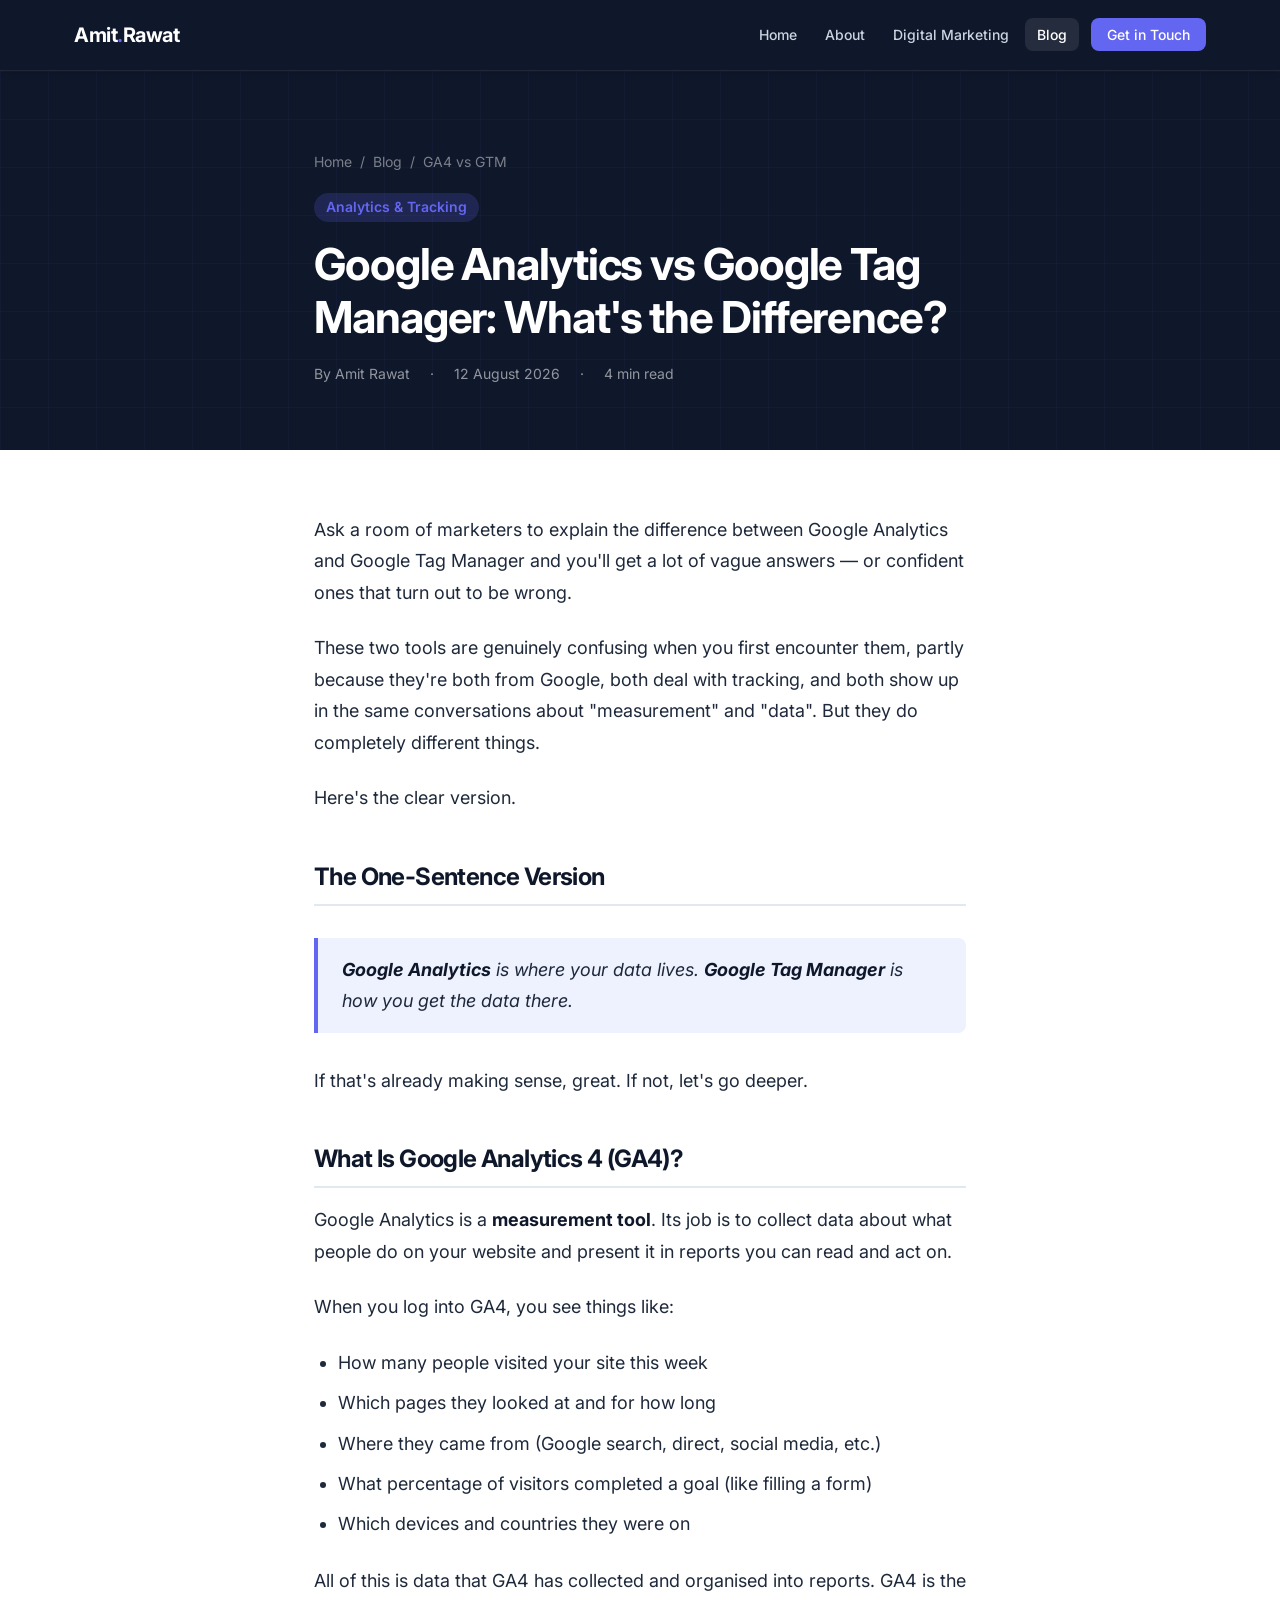
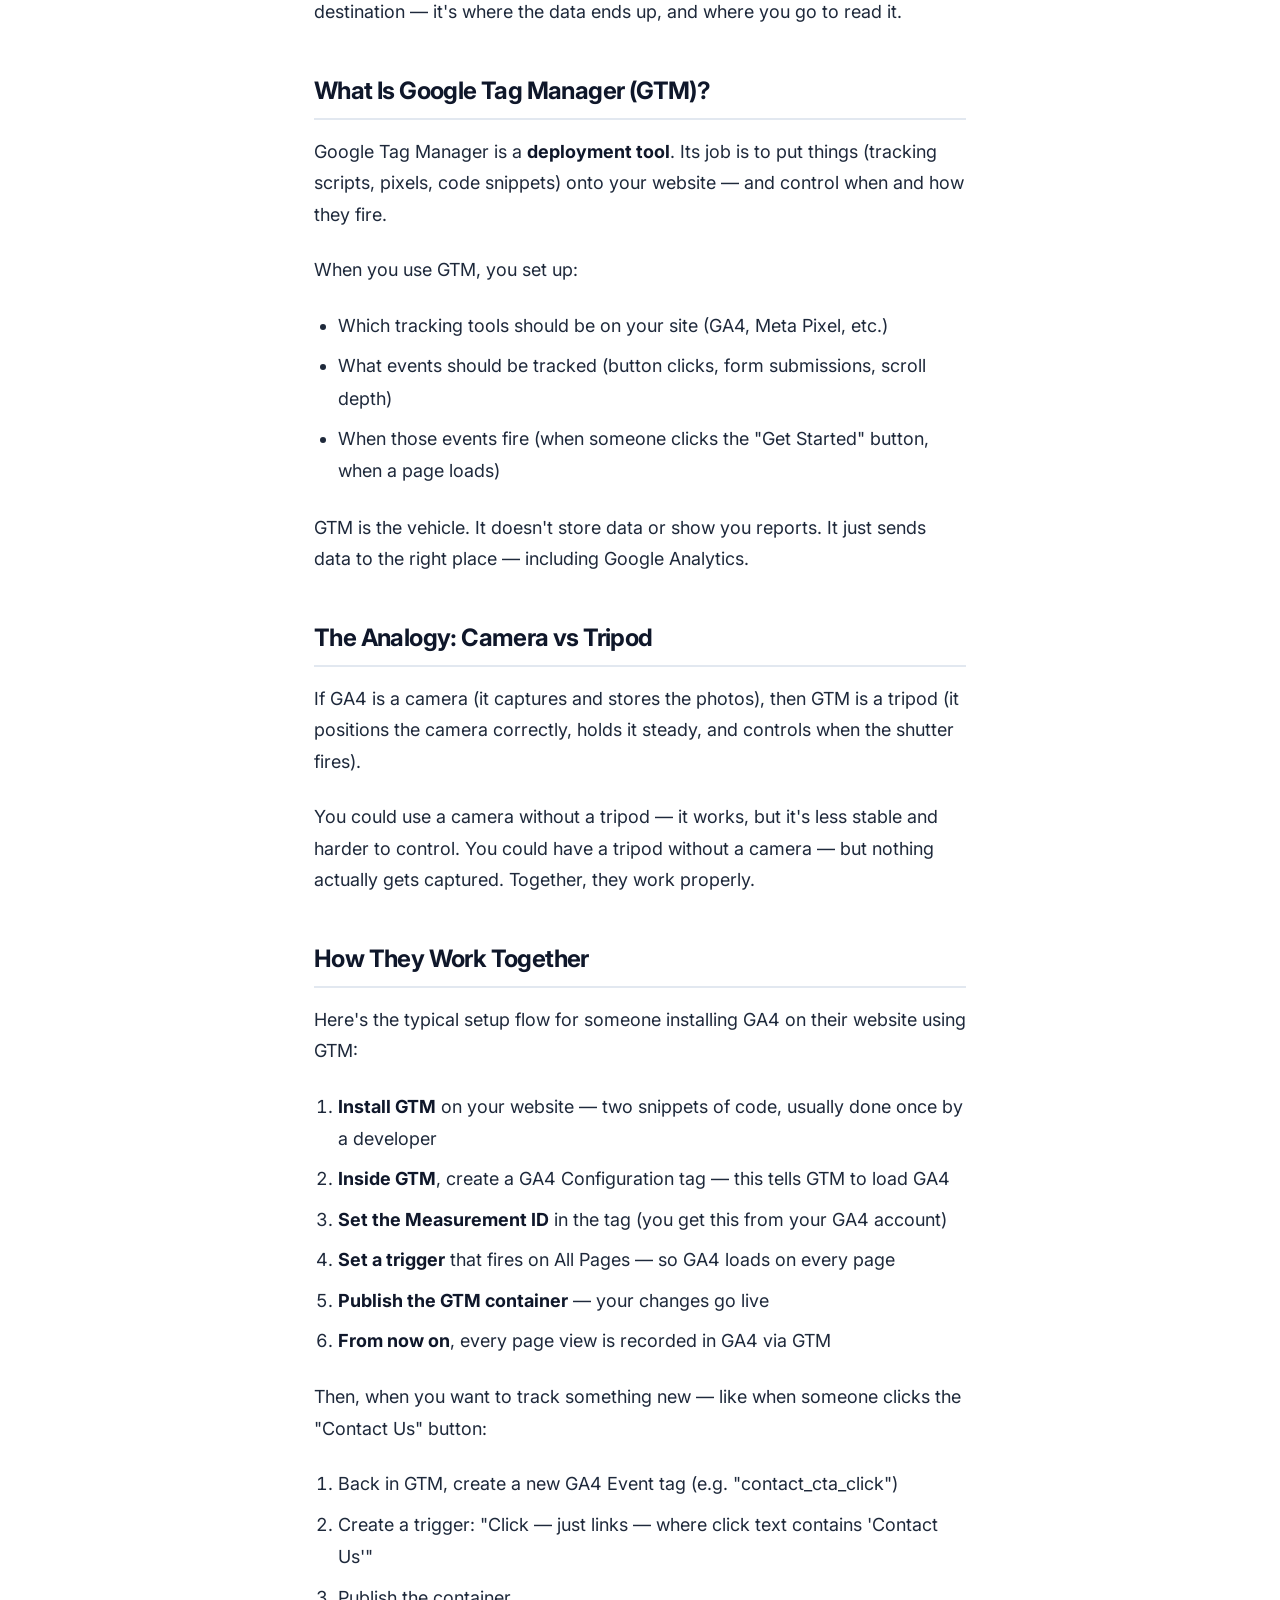
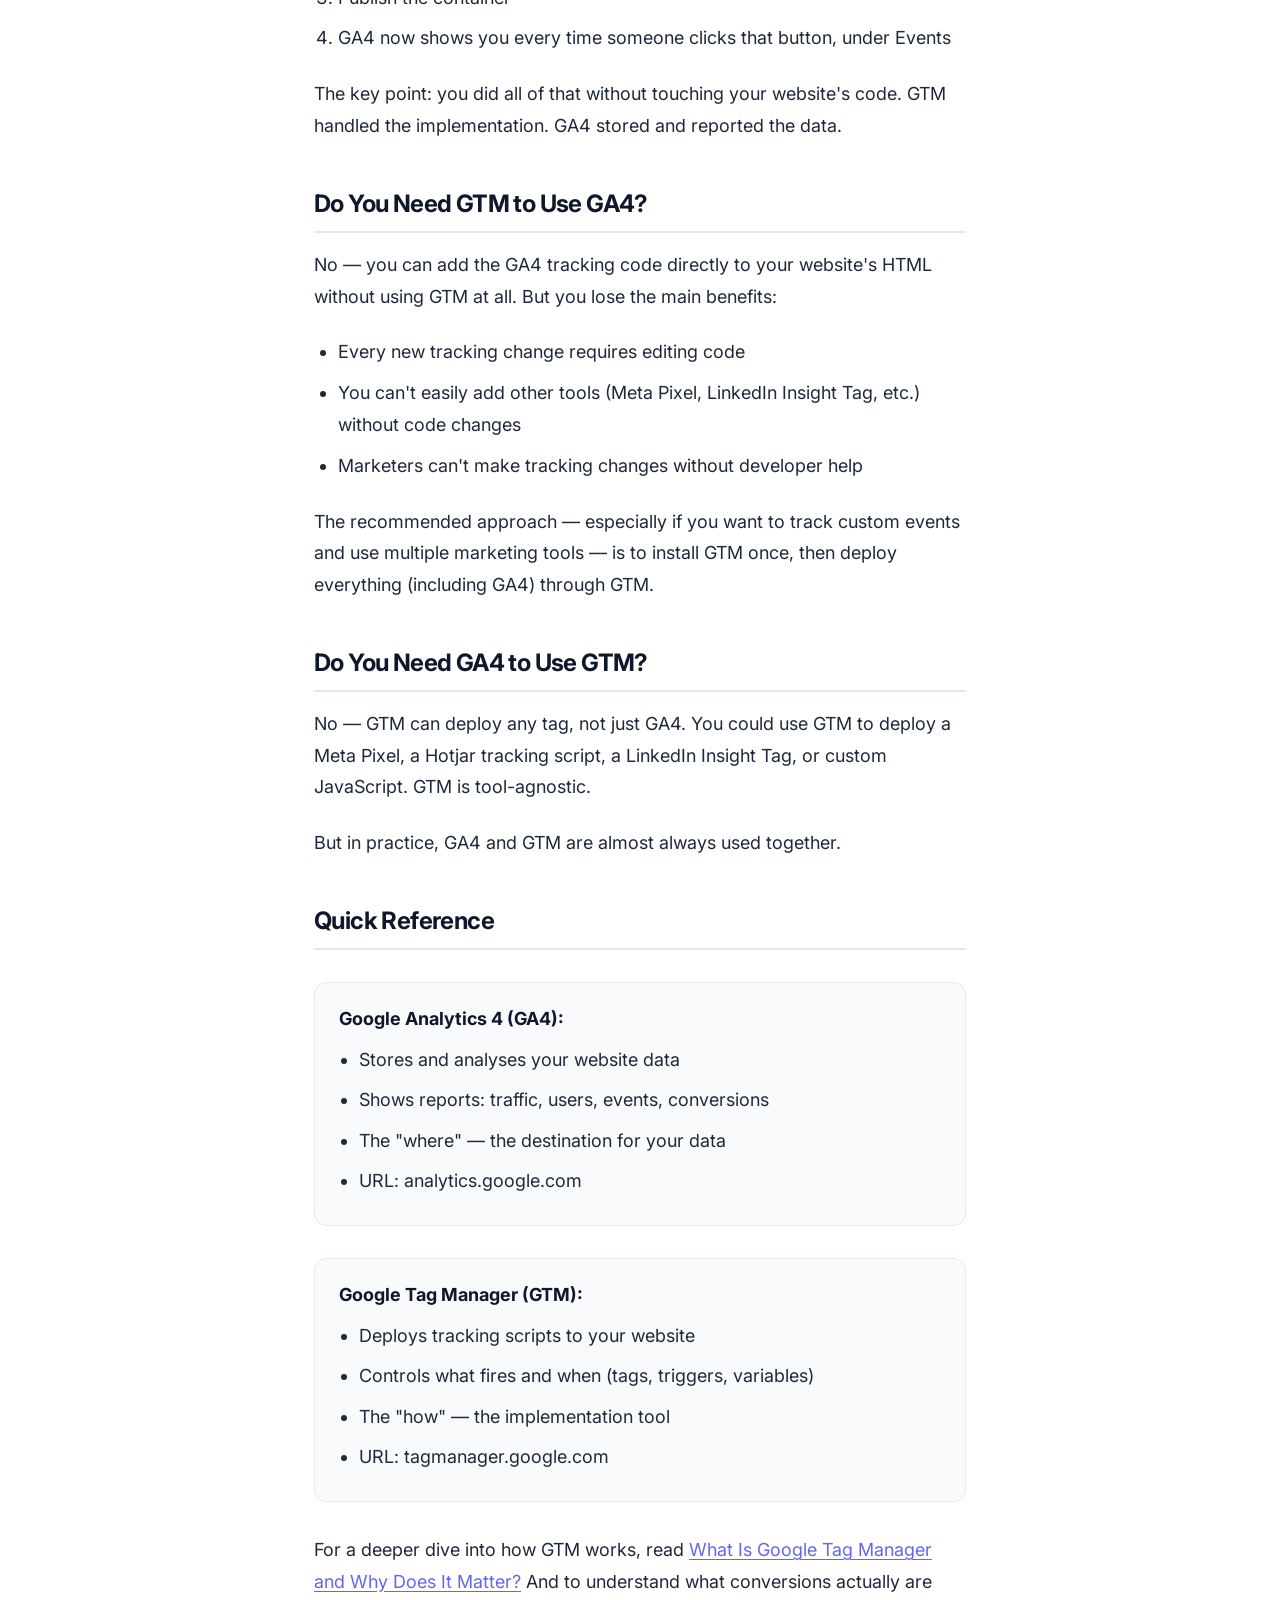
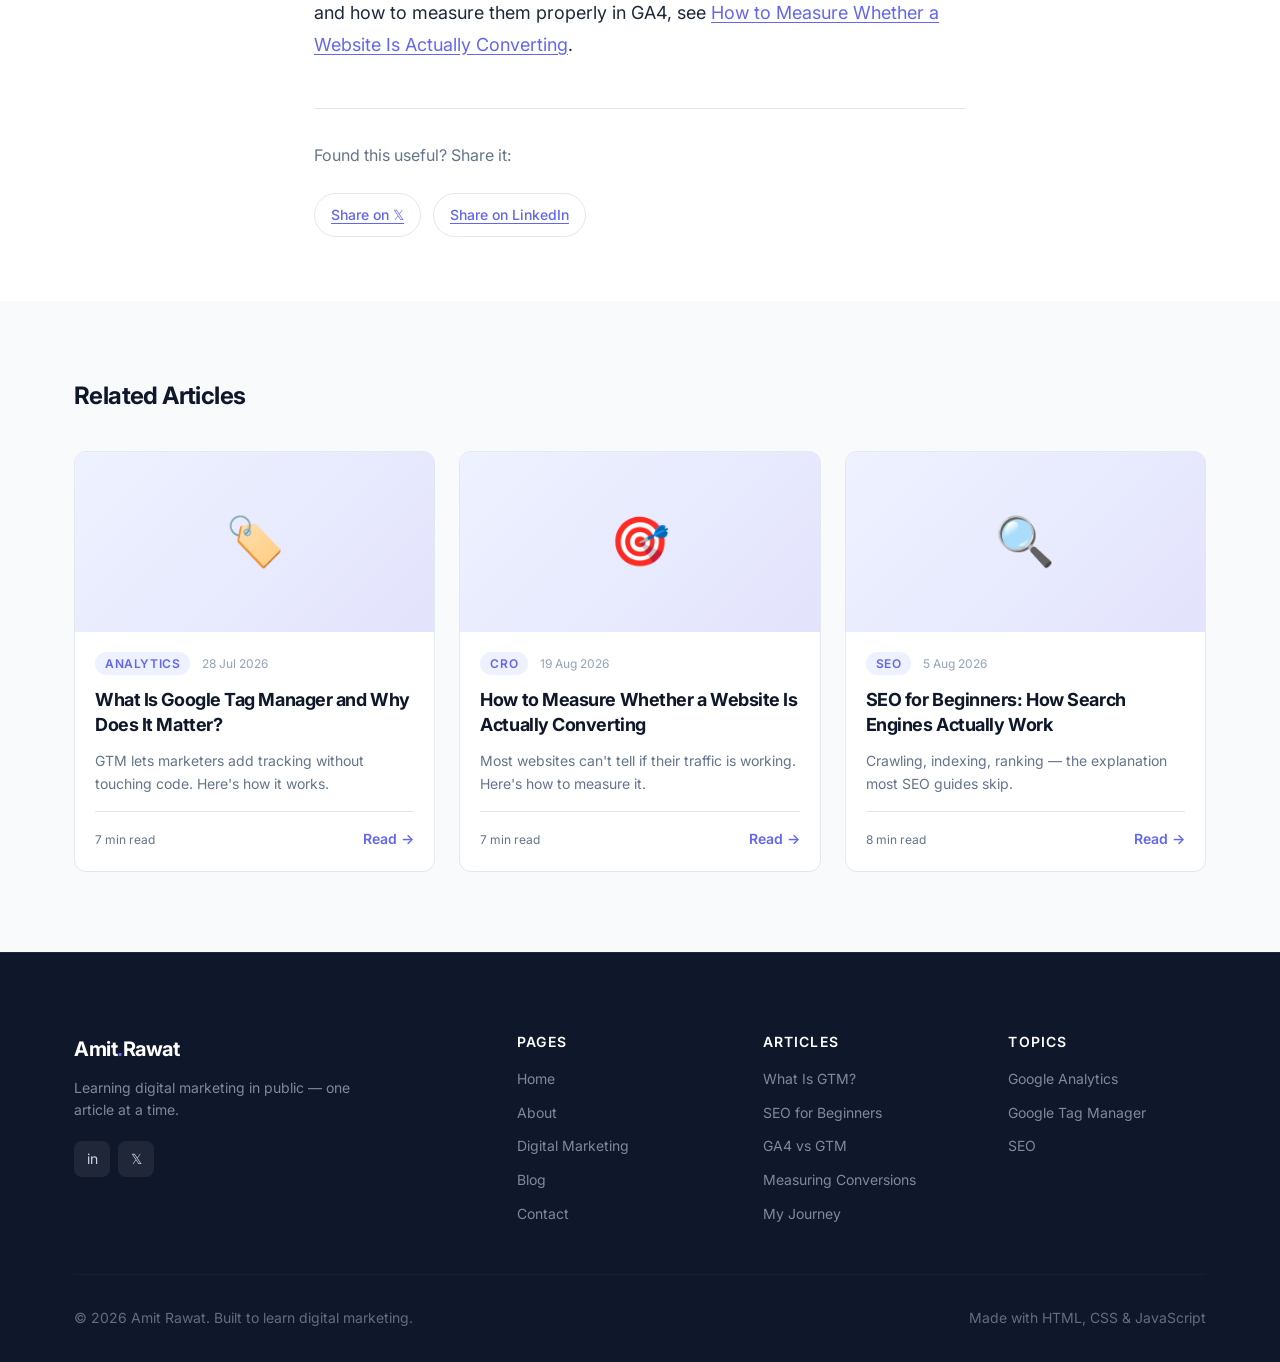
<file: blog/google-analytics-vs-google-tag-manager.html>
﻿<!DOCTYPE html>
<html lang="en">
<head>
  <meta charset="UTF-8">
  <meta name="viewport" content="width=device-width, initial-scale=1.0">
  <title>Google Analytics vs Google Tag Manager: What's the Difference? | Amit Rawat</title>
  <meta name="description" content="Google Analytics and Google Tag Manager are constantly confused. One measures your data; the other deploys it. Here's the clear explanation every marketer needs.">
  <link rel="canonical" href="https://amit-digital-marketing.netlify.app/blog/google-analytics-vs-google-tag-manager.html">

  <meta property="og:title" content="Google Analytics vs Google Tag Manager: What's the Difference?">
  <meta property="og:description" content="One measures. The other deploys. Here's the clear explanation every marketer needs.">
  <meta property="og:url" content="https://amit-digital-marketing.netlify.app/blog/google-analytics-vs-google-tag-manager.html">
  <meta property="og:type" content="article">
  <meta property="og:image" content="https://amit-digital-marketing.netlify.app/images/og-ga-gtm.jpg">
  <meta property="article:published_time" content="2026-08-12">

  <meta name="twitter:card" content="summary_large_image">
  <meta name="twitter:title" content="Google Analytics vs Google Tag Manager: What's the Difference?">
  <meta name="twitter:description" content="One measures. The other deploys. Here's the clear explanation.">

  <!-- GTM HEAD SNIPPET -->
  <!--
  <script>(function(w,d,s,l,i){w[l]=w[l]||[];w[l].push({'gtm.start':
  new Date().getTime(),event:'gtm.js'});var f=d.getElementsByTagName(s)[0],
  j=d.createElement(s),dl=l!='dataLayer'?'&l='+l:'';j.async=true;j.src=
  'https://www.googletagmanager.com/gtm.js?id='+i+dl;f.parentNode.insertBefore(j,f);
  })(window,document,'script','dataLayer','GTM-XXXXXXX');</script>
  -->

  <link rel="preconnect" href="https://fonts.googleapis.com">
  <link rel="preconnect" href="https://fonts.gstatic.com" crossorigin>
  <link href="https://fonts.googleapis.com/css2?family=Inter:wght@400;500;600;700;800&display=swap" rel="stylesheet">
  <link rel="stylesheet" href="../css/style.css">

  <script type="application/ld+json">
  {
    "@context": "https://schema.org",
    "@type": "BlogPosting",
    "headline": "Google Analytics vs Google Tag Manager: What's the Difference?",
    "description": "Google Analytics and Google Tag Manager are constantly confused. One measures; the other deploys.",
    "datePublished": "2026-08-12",
    "dateModified": "2026-08-12",
    "author": { "@type": "Person", "name": "Amit Rawat", "url": "https://amit-digital-marketing.netlify.app/about.html" },
    "publisher": { "@type": "Person", "name": "Amit Rawat" },
    "url": "https://amit-digital-marketing.netlify.app/blog/google-analytics-vs-google-tag-manager.html",
    "keywords": ["Google Analytics", "Google Tag Manager", "GA4", "GTM", "Digital Marketing"]
  }
  </script>
</head>
<body>

  <!--
  <noscript><iframe src="https://www.googletagmanager.com/ns.html?id=GTM-XXXXXXX"
  height="0" width="0" style="display:none;visibility:hidden"></iframe></noscript>
  -->

  <div class="reading-progress" role="progressbar" aria-label="Reading progress" aria-valuemin="0" aria-valuemax="100"></div>

  <a href="#main" class="skip-link">Skip to main content</a>

  <nav class="nav" role="navigation" aria-label="Main navigation">
    <div class="container nav__inner">
      <a href="../index.html" class="nav__logo" aria-label="Amit Rawat — Home">Amit<span class="nav__logo-dot">.</span>Rawat</a>
      <button class="nav__toggle" aria-label="Toggle navigation" aria-expanded="false"><span></span><span></span><span></span></button>
      <ul class="nav__links" role="list">
        <li><a href="../index.html" class="nav__link">Home</a></li>
        <li><a href="../about.html" class="nav__link">About</a></li>
        <li><a href="../digital-marketing.html" class="nav__link">Digital Marketing</a></li>
        <li><a href="../blog.html" class="nav__link">Blog</a></li>
        <li><a href="../contact.html" class="nav__link nav__link--cta">Get in Touch</a></li>
      </ul>
    </div>
  </nav>

  <main id="main">

    <header class="post-header">
      <div class="container container--blog">
        <div class="post-header__inner">
          <nav class="breadcrumb" aria-label="Breadcrumb">
            <a href="../index.html">Home</a>
            <span class="breadcrumb__sep" aria-hidden="true">/</span>
            <a href="../blog.html">Blog</a>
            <span class="breadcrumb__sep" aria-hidden="true">/</span>
            <span aria-current="page">GA4 vs GTM</span>
          </nav>
          <span class="post-header__category">Analytics &amp; Tracking</span>
          <h1 class="post-header__title">Google Analytics vs Google Tag Manager: What's the Difference?</h1>
          <div class="post-header__meta">
            <span>By <a href="../about.html" style="color: inherit;">Amit Rawat</a></span>
            <span>·</span>
            <time datetime="2026-08-12">12 August 2026</time>
            <span>·</span>
            <span data-reading-time>6 min read</span>
          </div>
        </div>
      </div>
    </header>

    <div class="post-body">
      <div class="container container--blog">
        <article class="post-content">

          <p>
            Ask a room of marketers to explain the difference between Google Analytics and Google Tag Manager
            and you'll get a lot of vague answers — or confident ones that turn out to be wrong.
          </p>

          <p>
            These two tools are genuinely confusing when you first encounter them, partly because they're
            both from Google, both deal with tracking, and both show up in the same conversations about
            "measurement" and "data". But they do completely different things.
          </p>

          <p>
            Here's the clear version.
          </p>

          <h2>The One-Sentence Version</h2>

          <blockquote>
            <p><strong>Google Analytics</strong> is where your data lives. <strong>Google Tag Manager</strong> is how you get the data there.</p>
          </blockquote>

          <p>
            If that's already making sense, great. If not, let's go deeper.
          </p>

          <h2>What Is Google Analytics 4 (GA4)?</h2>

          <p>
            Google Analytics is a <strong>measurement tool</strong>. Its job is to collect data about
            what people do on your website and present it in reports you can read and act on.
          </p>

          <p>
            When you log into GA4, you see things like:
          </p>

          <ul>
            <li>How many people visited your site this week</li>
            <li>Which pages they looked at and for how long</li>
            <li>Where they came from (Google search, direct, social media, etc.)</li>
            <li>What percentage of visitors completed a goal (like filling a form)</li>
            <li>Which devices and countries they were on</li>
          </ul>

          <p>
            All of this is data that GA4 has collected and organised into reports. GA4 is the destination
            — it's where the data ends up, and where you go to read it.
          </p>

          <h2>What Is Google Tag Manager (GTM)?</h2>

          <p>
            Google Tag Manager is a <strong>deployment tool</strong>. Its job is to put things (tracking
            scripts, pixels, code snippets) onto your website — and control when and how they fire.
          </p>

          <p>
            When you use GTM, you set up:
          </p>

          <ul>
            <li>Which tracking tools should be on your site (GA4, Meta Pixel, etc.)</li>
            <li>What events should be tracked (button clicks, form submissions, scroll depth)</li>
            <li>When those events fire (when someone clicks the "Get Started" button, when a page loads)</li>
          </ul>

          <p>
            GTM is the vehicle. It doesn't store data or show you reports. It just sends data to the
            right place — including Google Analytics.
          </p>

          <h2>The Analogy: Camera vs Tripod</h2>

          <p>
            If GA4 is a camera (it captures and stores the photos), then GTM is a tripod (it positions
            the camera correctly, holds it steady, and controls when the shutter fires).
          </p>

          <p>
            You could use a camera without a tripod — it works, but it's less stable and harder to control.
            You could have a tripod without a camera — but nothing actually gets captured. Together,
            they work properly.
          </p>

          <h2>How They Work Together</h2>

          <p>
            Here's the typical setup flow for someone installing GA4 on their website using GTM:
          </p>

          <ol>
            <li><strong>Install GTM</strong> on your website — two snippets of code, usually done once by a developer</li>
            <li><strong>Inside GTM</strong>, create a GA4 Configuration tag — this tells GTM to load GA4</li>
            <li><strong>Set the Measurement ID</strong> in the tag (you get this from your GA4 account)</li>
            <li><strong>Set a trigger</strong> that fires on All Pages — so GA4 loads on every page</li>
            <li><strong>Publish the GTM container</strong> — your changes go live</li>
            <li><strong>From now on</strong>, every page view is recorded in GA4 via GTM</li>
          </ol>

          <p>
            Then, when you want to track something new — like when someone clicks the "Contact Us" button:
          </p>

          <ol>
            <li>Back in GTM, create a new GA4 Event tag (e.g. "contact_cta_click")</li>
            <li>Create a trigger: "Click — just links — where click text contains 'Contact Us'"</li>
            <li>Publish the container</li>
            <li>GA4 now shows you every time someone clicks that button, under Events</li>
          </ol>

          <p>
            The key point: you did all of that without touching your website's code. GTM handled the
            implementation. GA4 stored and reported the data.
          </p>

          <h2>Do You Need GTM to Use GA4?</h2>

          <p>
            No — you can add the GA4 tracking code directly to your website's HTML without using GTM at all.
            But you lose the main benefits:
          </p>

          <ul>
            <li>Every new tracking change requires editing code</li>
            <li>You can't easily add other tools (Meta Pixel, LinkedIn Insight Tag, etc.) without code changes</li>
            <li>Marketers can't make tracking changes without developer help</li>
          </ul>

          <p>
            The recommended approach — especially if you want to track custom events and use multiple
            marketing tools — is to install GTM once, then deploy everything (including GA4) through GTM.
          </p>

          <h2>Do You Need GA4 to Use GTM?</h2>

          <p>
            No — GTM can deploy any tag, not just GA4. You could use GTM to deploy a Meta Pixel,
            a Hotjar tracking script, a LinkedIn Insight Tag, or custom JavaScript. GTM is tool-agnostic.
          </p>

          <p>
            But in practice, GA4 and GTM are almost always used together.
          </p>

          <h2>Quick Reference</h2>

          <div class="callout">
            <strong>Google Analytics 4 (GA4):</strong>
            <ul style="margin-top: 0.5rem; margin-bottom: 0; padding-left: 1.25rem; list-style: disc;">
              <li>Stores and analyses your website data</li>
              <li>Shows reports: traffic, users, events, conversions</li>
              <li>The "where" — the destination for your data</li>
              <li>URL: analytics.google.com</li>
            </ul>
          </div>

          <div class="callout">
            <strong>Google Tag Manager (GTM):</strong>
            <ul style="margin-top: 0.5rem; margin-bottom: 0; padding-left: 1.25rem; list-style: disc;">
              <li>Deploys tracking scripts to your website</li>
              <li>Controls what fires and when (tags, triggers, variables)</li>
              <li>The "how" — the implementation tool</li>
              <li>URL: tagmanager.google.com</li>
            </ul>
          </div>

          <p>
            For a deeper dive into how GTM works, read
            <a href="what-is-google-tag-manager.html">What Is Google Tag Manager and Why Does It Matter?</a>
            And to understand what conversions actually are and how to measure them properly in GA4, see
            <a href="how-to-measure-conversions.html">How to Measure Whether a Website Is Actually Converting</a>.
          </p>

          <div class="post-share">
            <p class="post-share__title">Found this useful? Share it:</p>
            <div class="post-share__links">
              <a href="https://twitter.com/intent/tweet?text=Google+Analytics+vs+Google+Tag+Manager%3A+What%27s+the+Difference%3F&url=https://amit-digital-marketing.netlify.app/blog/google-analytics-vs-google-tag-manager.html" class="post-share__link" target="_blank" rel="noopener noreferrer">Share on 𝕏</a>
              <a href="https://www.linkedin.com/sharing/share-offsite/?url=https://amit-digital-marketing.netlify.app/blog/google-analytics-vs-google-tag-manager.html" class="post-share__link" target="_blank" rel="noopener noreferrer">Share on LinkedIn</a>
            </div>
          </div>

        </article>
      </div>
    </div>

    <section class="related-posts" aria-labelledby="related-heading">
      <div class="container">
        <h2 class="related-posts__title" id="related-heading">Related Articles</h2>
        <div class="blog-cards">
          <article class="blog-card">
            <div class="blog-card__image" role="img" aria-label="GTM">🏷️</div>
            <div class="blog-card__body">
              <div class="blog-card__meta"><span class="blog-card__category">Analytics</span><time class="blog-card__date" datetime="2026-07-28">28 Jul 2026</time></div>
              <h3 class="blog-card__title"><a href="what-is-google-tag-manager.html">What Is Google Tag Manager and Why Does It Matter?</a></h3>
              <p class="blog-card__excerpt">GTM lets marketers add tracking without touching code. Here's how it works.</p>
              <div class="blog-card__footer"><span>7 min read</span><a href="what-is-google-tag-manager.html" class="blog-card__read-more">Read →</a></div>
            </div>
          </article>
          <article class="blog-card">
            <div class="blog-card__image" role="img" aria-label="Conversions">🎯</div>
            <div class="blog-card__body">
              <div class="blog-card__meta"><span class="blog-card__category">CRO</span><time class="blog-card__date" datetime="2026-08-19">19 Aug 2026</time></div>
              <h3 class="blog-card__title"><a href="how-to-measure-conversions.html">How to Measure Whether a Website Is Actually Converting</a></h3>
              <p class="blog-card__excerpt">Most websites can't tell if their traffic is working. Here's how to measure it.</p>
              <div class="blog-card__footer"><span>7 min read</span><a href="how-to-measure-conversions.html" class="blog-card__read-more">Read →</a></div>
            </div>
          </article>
          <article class="blog-card">
            <div class="blog-card__image" role="img" aria-label="SEO">🔍</div>
            <div class="blog-card__body">
              <div class="blog-card__meta"><span class="blog-card__category">SEO</span><time class="blog-card__date" datetime="2026-08-05">5 Aug 2026</time></div>
              <h3 class="blog-card__title"><a href="seo-for-beginners.html">SEO for Beginners: How Search Engines Actually Work</a></h3>
              <p class="blog-card__excerpt">Crawling, indexing, ranking — the explanation most SEO guides skip.</p>
              <div class="blog-card__footer"><span>8 min read</span><a href="seo-for-beginners.html" class="blog-card__read-more">Read →</a></div>
            </div>
          </article>
        </div>
      </div>
    </section>

  </main>

  <footer class="footer" role="contentinfo">
    <div class="container">
      <div class="footer__grid">
        <div class="footer__brand"><a href="../index.html" class="footer__logo">Amit<span class="footer__logo-dot">.</span>Rawat</a><p class="footer__tagline">Learning digital marketing in public — one article at a time.</p><div class="footer__social"><a href="https://linkedin.com/in/[YOUR-LINKEDIN]" class="footer__social-link" aria-label="LinkedIn" target="_blank" rel="noopener noreferrer">in</a><a href="https://twitter.com/[YOUR-TWITTER]" class="footer__social-link" aria-label="Twitter" target="_blank" rel="noopener noreferrer">𝕏</a></div></div>
        <div><h3 class="footer__col-title">Pages</h3><ul class="footer__links" role="list"><li><a href="../index.html" class="footer__link">Home</a></li><li><a href="../about.html" class="footer__link">About</a></li><li><a href="../digital-marketing.html" class="footer__link">Digital Marketing</a></li><li><a href="../blog.html" class="footer__link">Blog</a></li><li><a href="../contact.html" class="footer__link">Contact</a></li></ul></div>
        <div><h3 class="footer__col-title">Articles</h3><ul class="footer__links" role="list"><li><a href="what-is-google-tag-manager.html" class="footer__link">What Is GTM?</a></li><li><a href="seo-for-beginners.html" class="footer__link">SEO for Beginners</a></li><li><a href="google-analytics-vs-google-tag-manager.html" class="footer__link">GA4 vs GTM</a></li><li><a href="how-to-measure-conversions.html" class="footer__link">Measuring Conversions</a></li><li><a href="my-digital-marketing-journey.html" class="footer__link">My Journey</a></li></ul></div>
        <div><h3 class="footer__col-title">Topics</h3><ul class="footer__links" role="list"><li><a href="../digital-marketing.html#analytics" class="footer__link">Google Analytics</a></li><li><a href="../digital-marketing.html#gtm" class="footer__link">Google Tag Manager</a></li><li><a href="../digital-marketing.html#seo" class="footer__link">SEO</a></li></ul></div>
      </div>
      <div class="footer__bottom"><span>© 2026 Amit Rawat. Built to learn digital marketing.</span><span>Made with HTML, CSS &amp; JavaScript</span></div>
    </div>
  </footer>

  <script src="../js/main.js"></script>
</body>
</html>
</file>
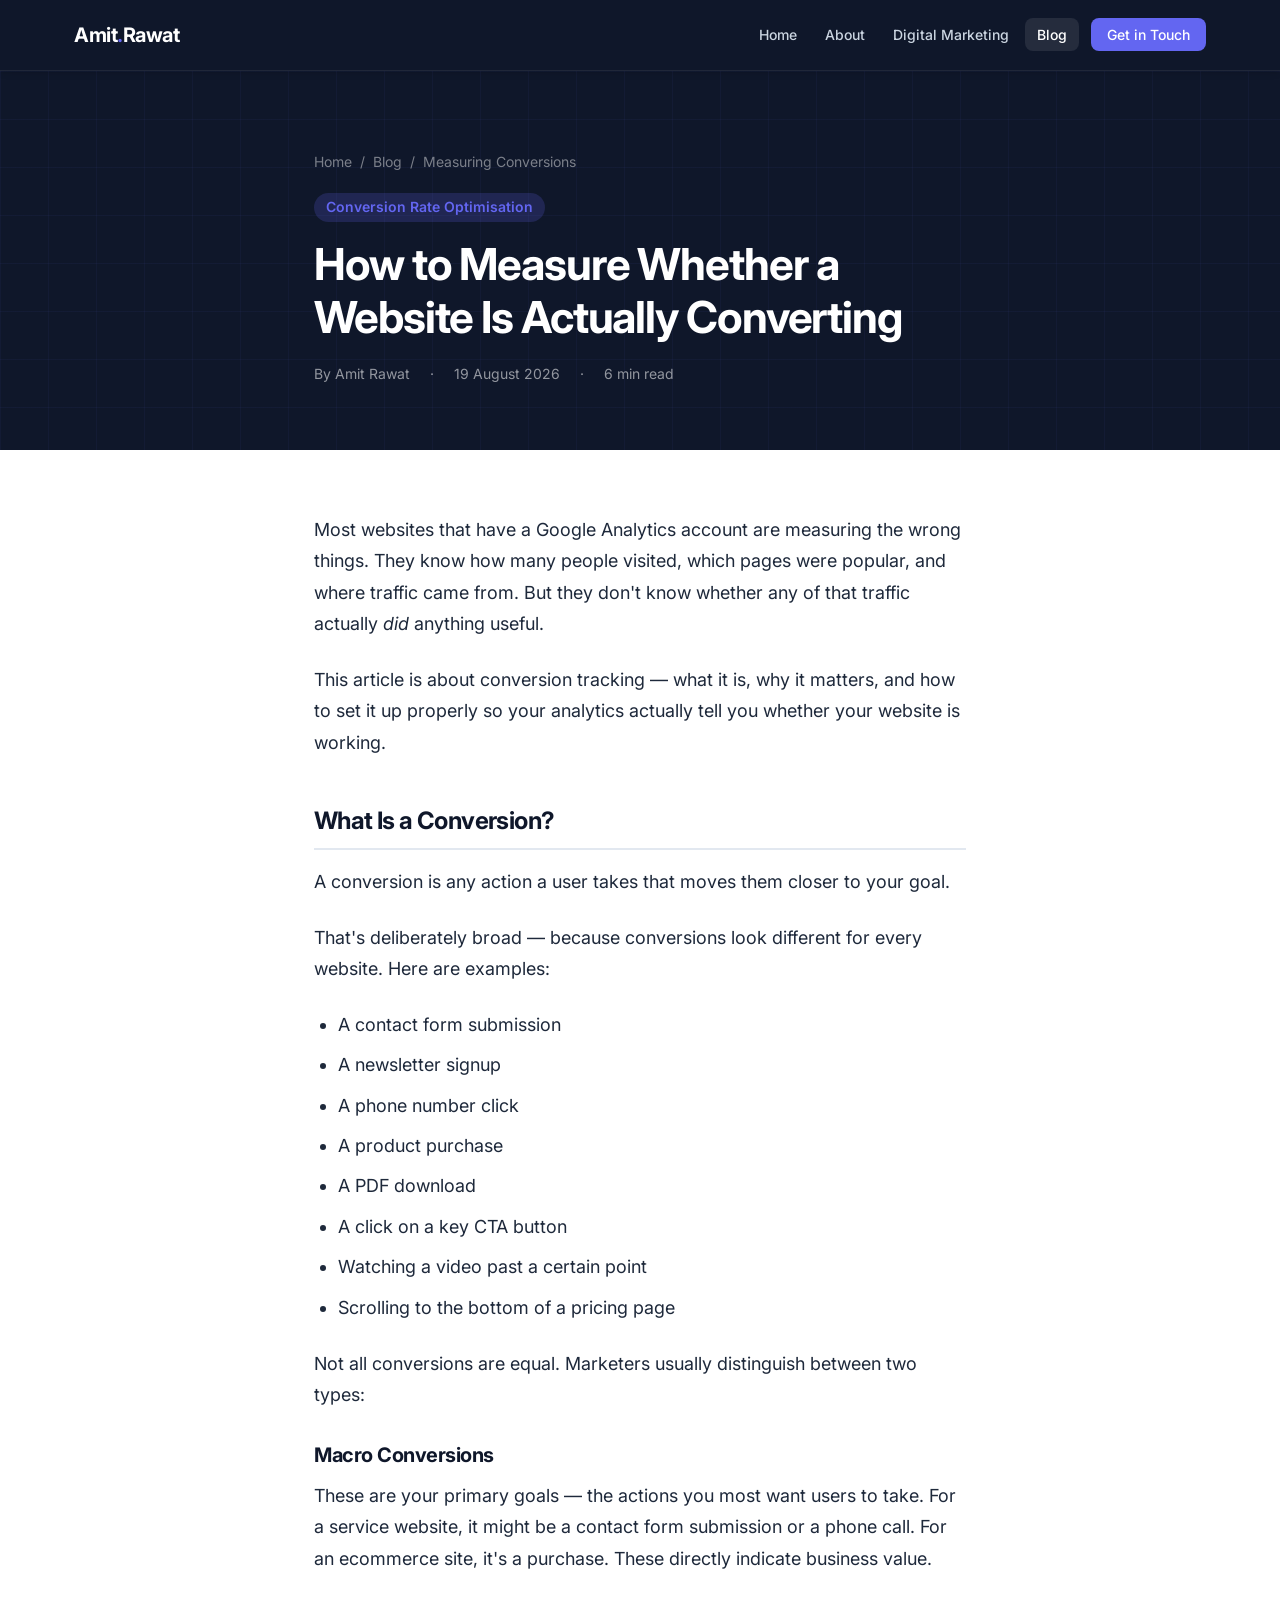
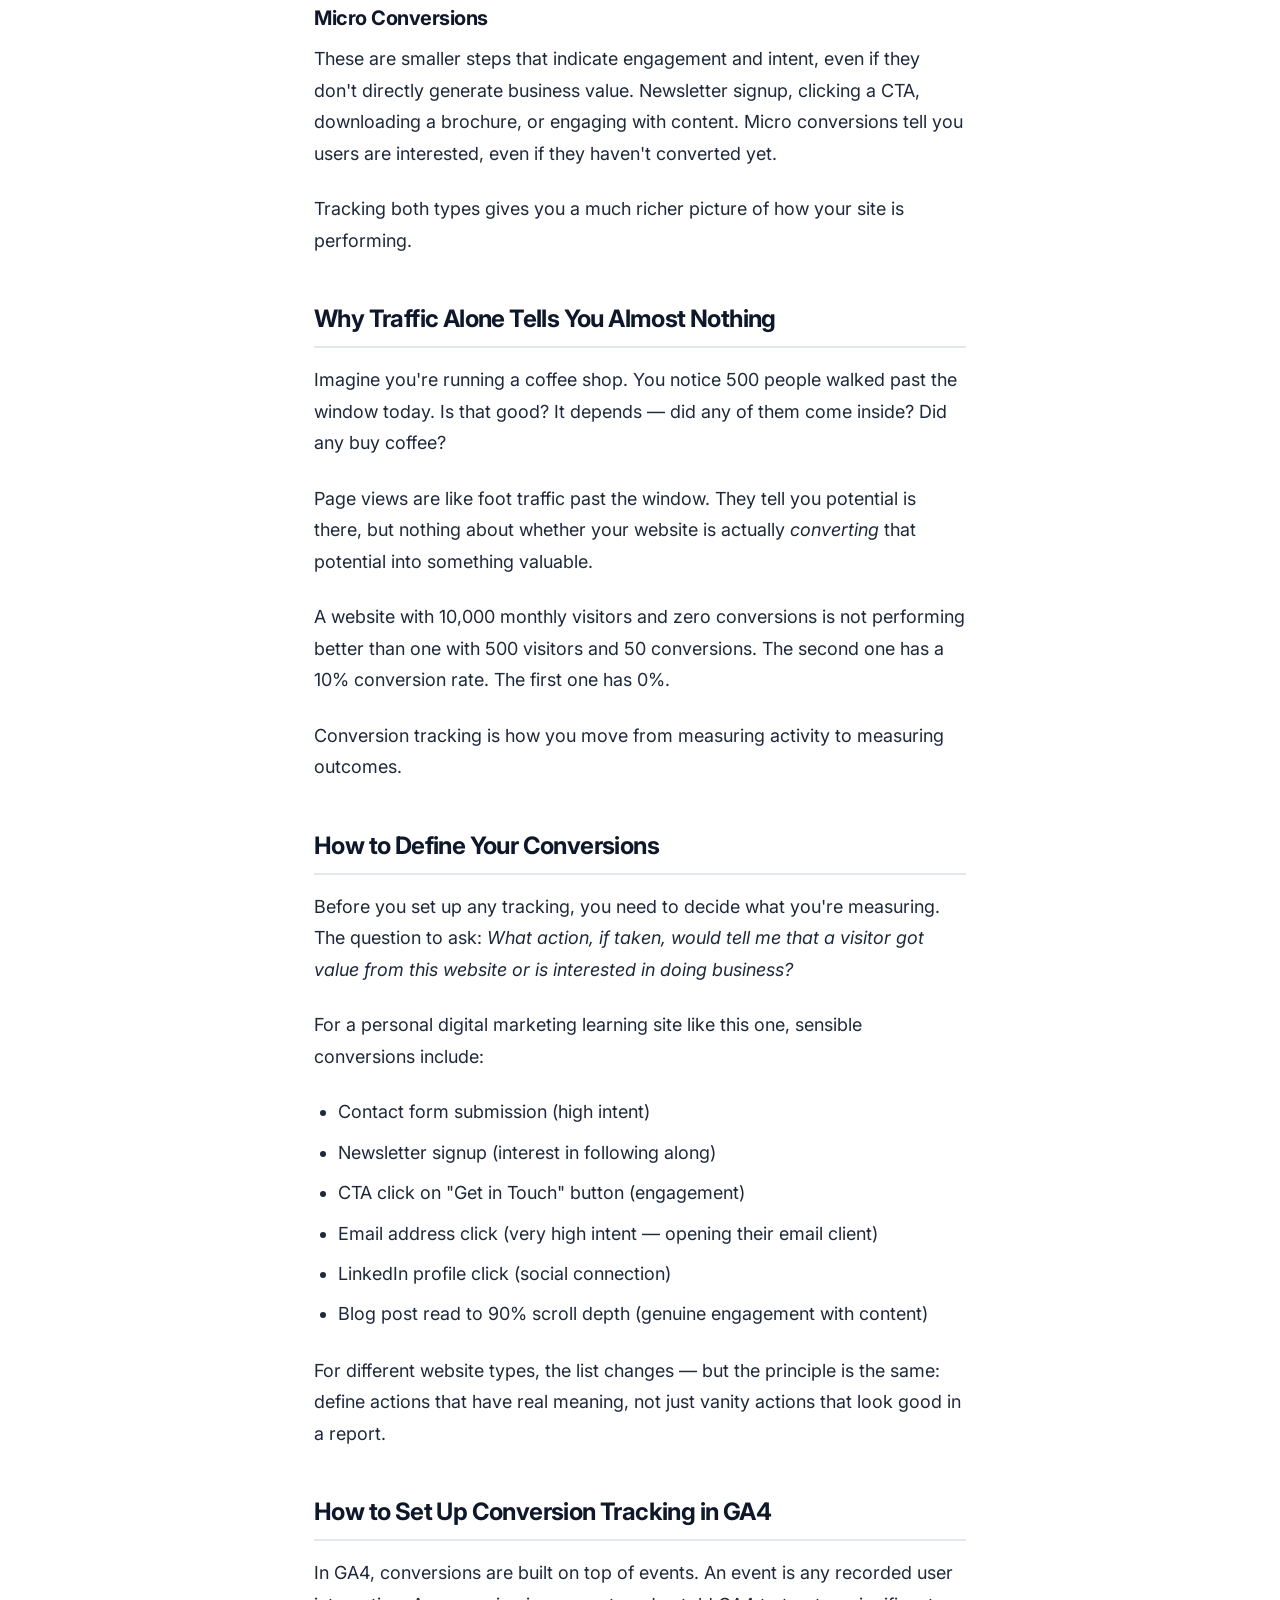
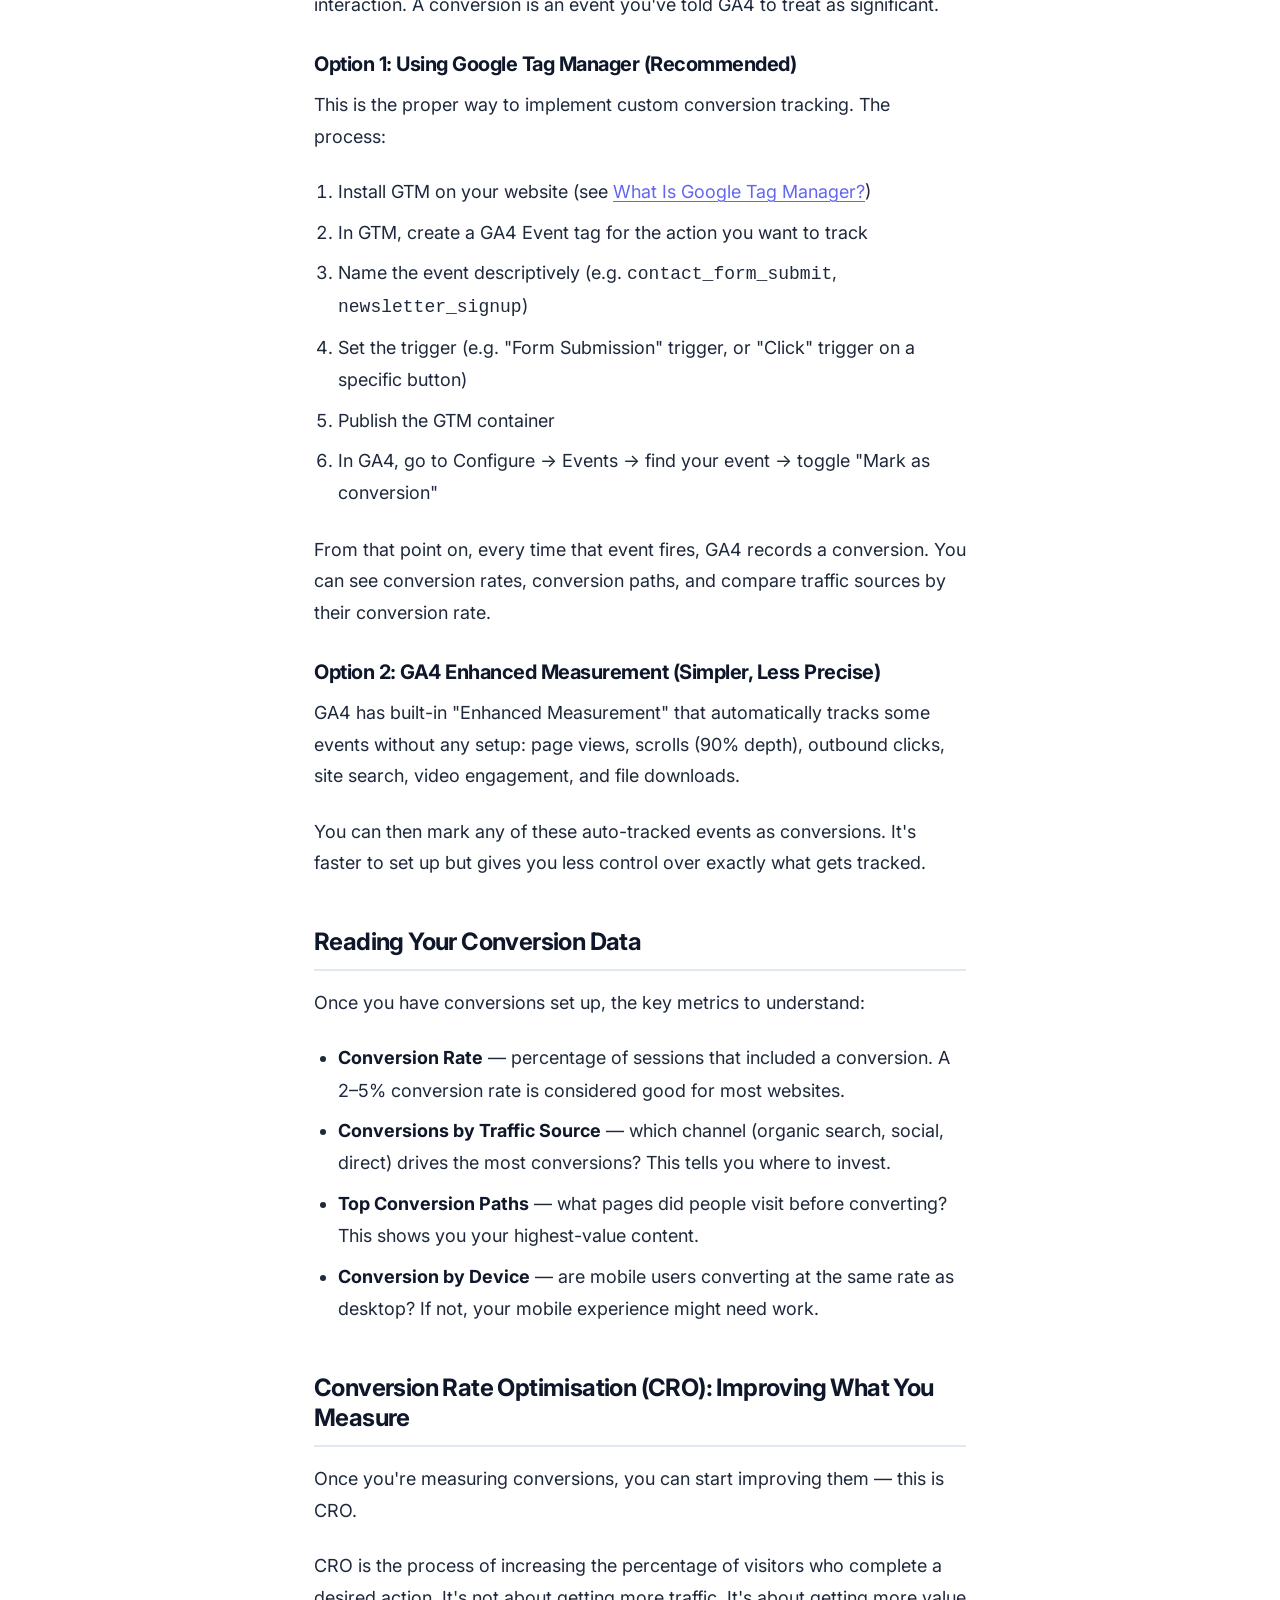
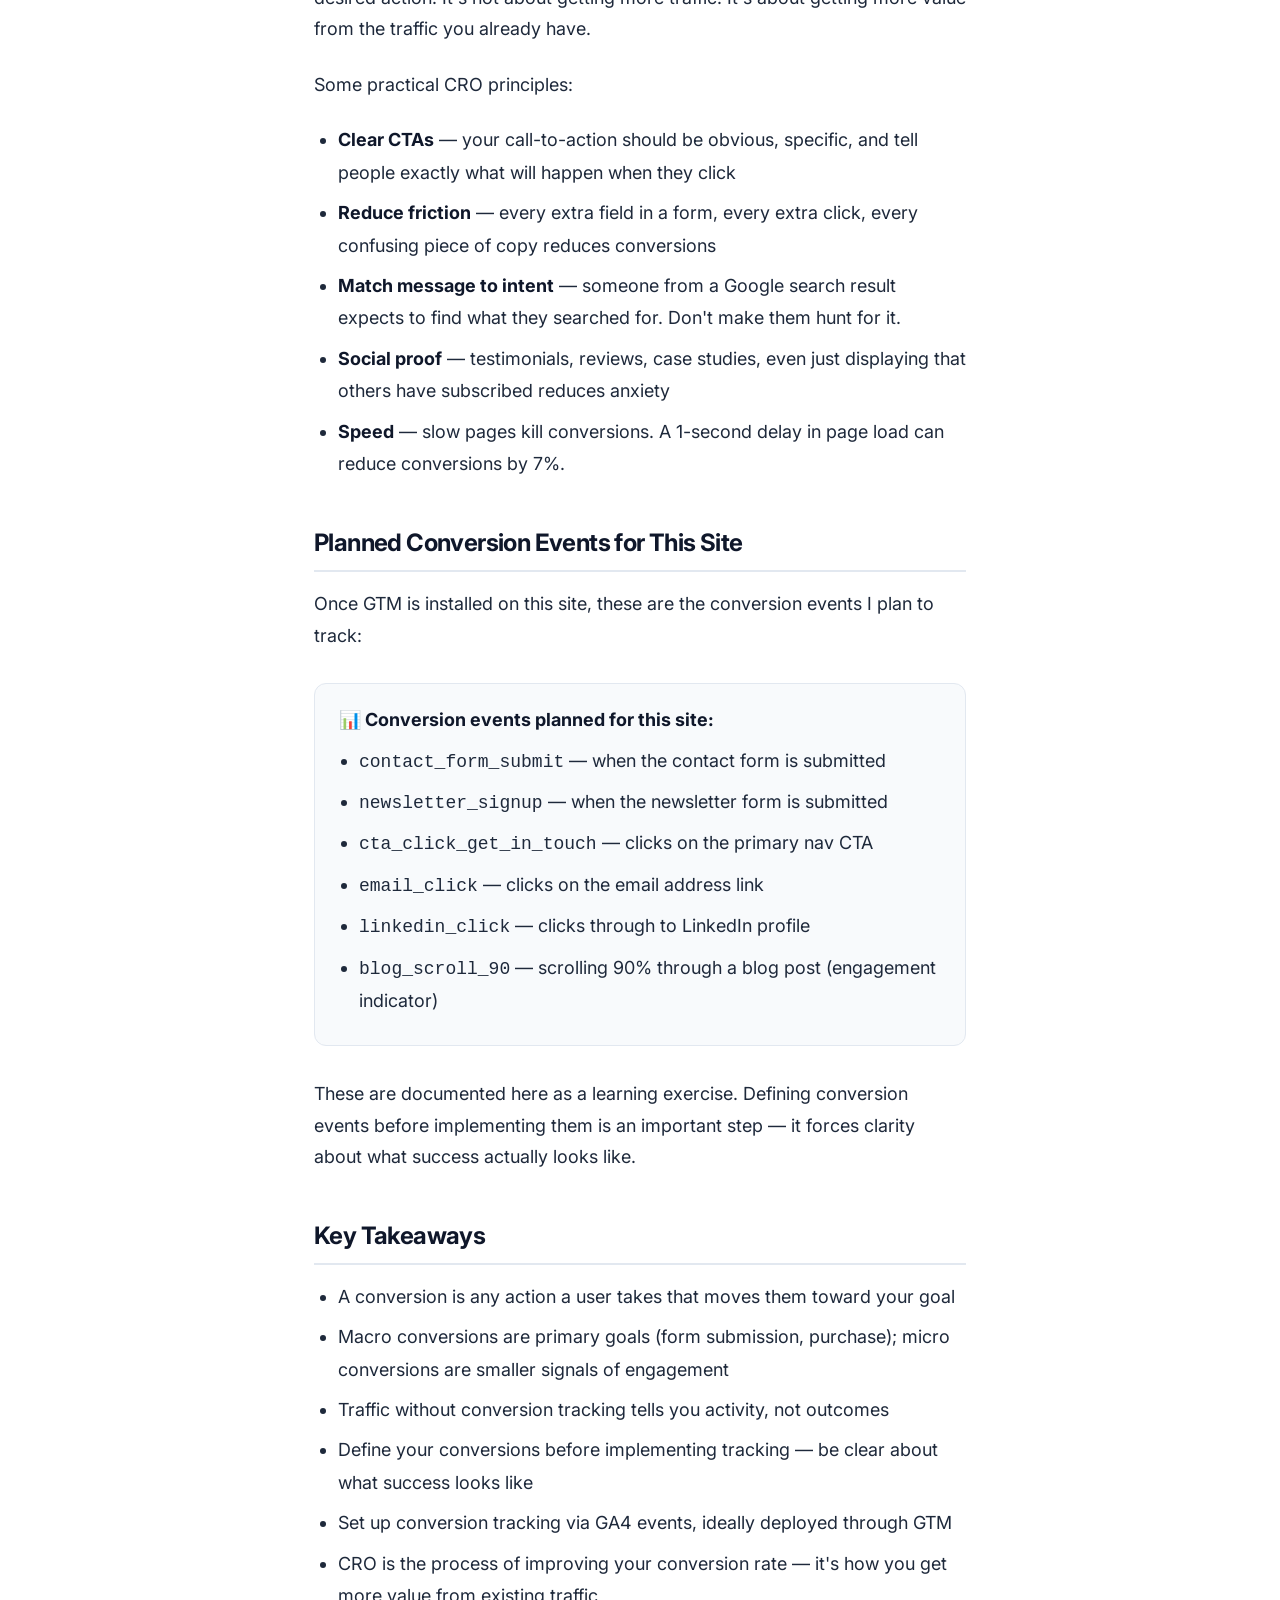
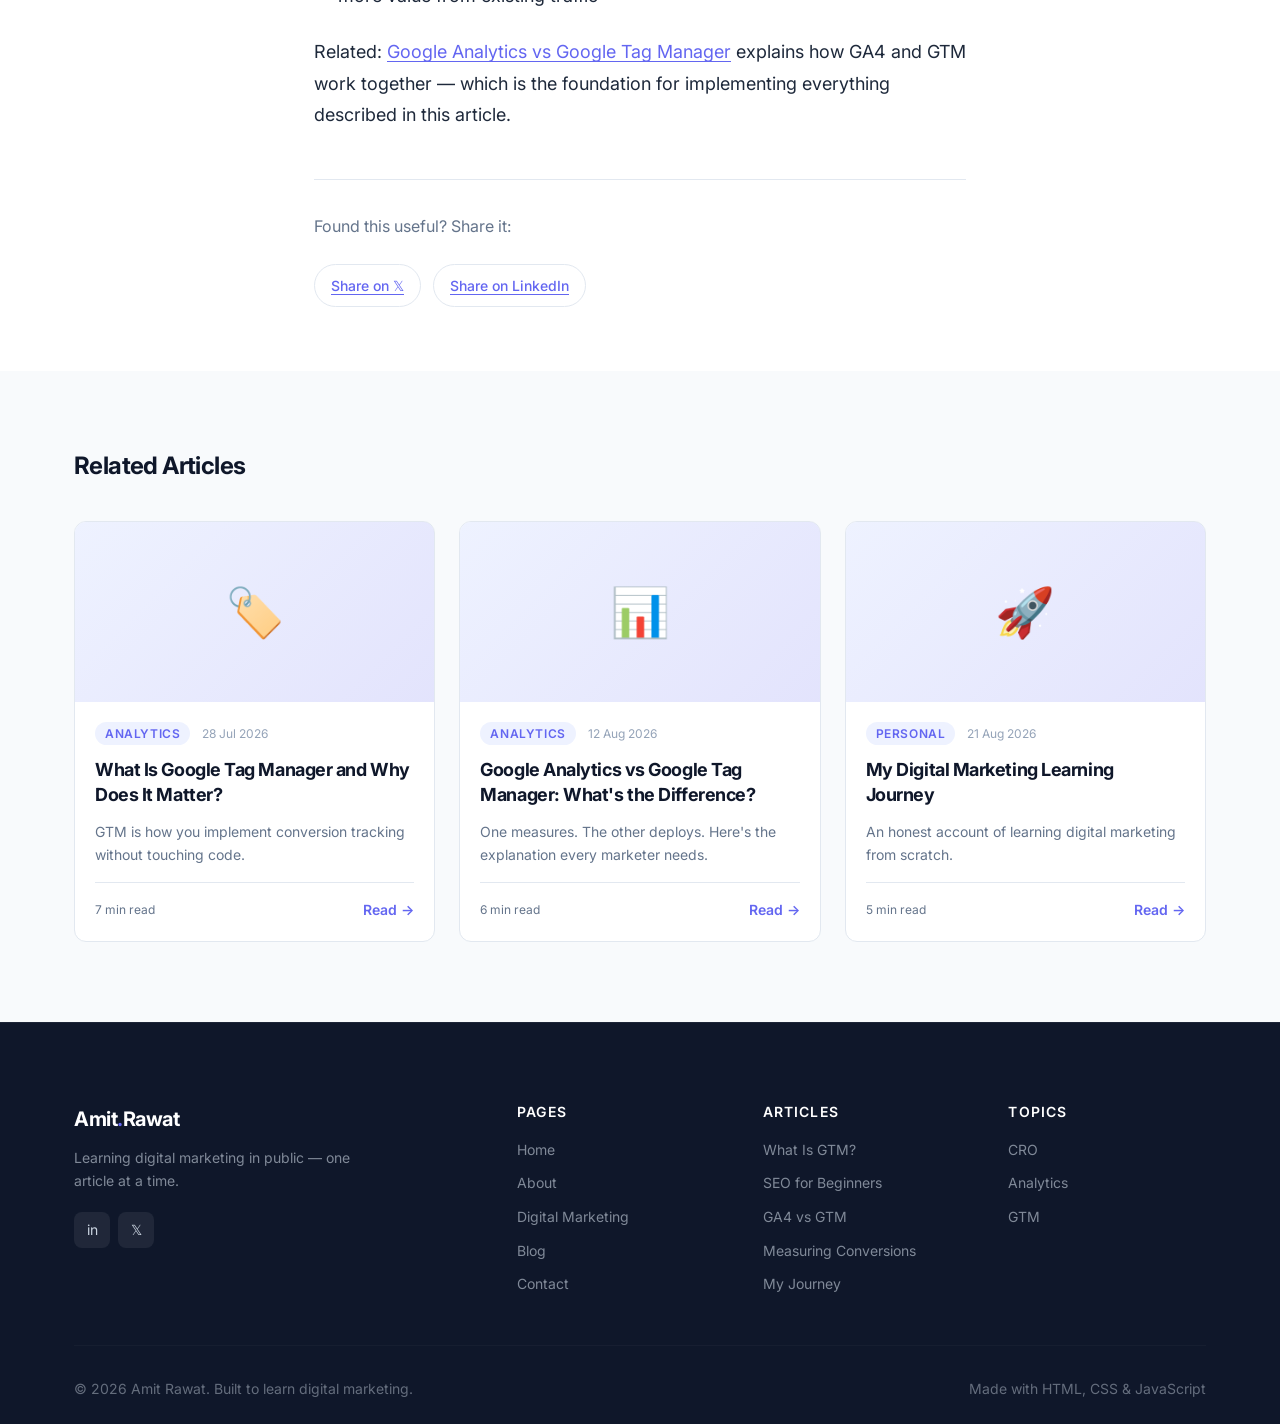
<file: blog/how-to-measure-conversions.html>
﻿<!DOCTYPE html>
<html lang="en">
<head>
  <meta charset="UTF-8">
  <meta name="viewport" content="width=device-width, initial-scale=1.0">
  <title>How to Measure Whether a Website Is Actually Converting | Amit Rawat</title>
  <meta name="description" content="Most websites have traffic but can't tell if it's working. Learn what conversion tracking is, how to define your conversions, set them up in GA4, and use the data to improve.">
  <link rel="canonical" href="https://amit-digital-marketing.netlify.app/blog/how-to-measure-conversions.html">

  <meta property="og:title" content="How to Measure Whether a Website Is Actually Converting">
  <meta property="og:description" content="Most websites have traffic but can't tell if it's working. Here's how to measure conversions properly.">
  <meta property="og:url" content="https://amit-digital-marketing.netlify.app/blog/how-to-measure-conversions.html">
  <meta property="og:type" content="article">
  <meta property="og:image" content="https://amit-digital-marketing.netlify.app/images/og-conversions.jpg">
  <meta property="article:published_time" content="2026-08-19">

  <meta name="twitter:card" content="summary_large_image">
  <meta name="twitter:title" content="How to Measure Whether a Website Is Actually Converting">
  <meta name="twitter:description" content="Most websites can't tell if traffic is working. Here's how to measure conversions properly.">

  <!-- GTM HEAD SNIPPET -->
  <!--
  <script>(function(w,d,s,l,i){w[l]=w[l]||[];w[l].push({'gtm.start':
  new Date().getTime(),event:'gtm.js'});var f=d.getElementsByTagName(s)[0],
  j=d.createElement(s),dl=l!='dataLayer'?'&l='+l:'';j.async=true;j.src=
  'https://www.googletagmanager.com/gtm.js?id='+i+dl;f.parentNode.insertBefore(j,f);
  })(window,document,'script','dataLayer','GTM-XXXXXXX');</script>
  -->

  <link rel="preconnect" href="https://fonts.googleapis.com">
  <link rel="preconnect" href="https://fonts.gstatic.com" crossorigin>
  <link href="https://fonts.googleapis.com/css2?family=Inter:wght@400;500;600;700;800&display=swap" rel="stylesheet">
  <link rel="stylesheet" href="../css/style.css">

  <script type="application/ld+json">
  {
    "@context": "https://schema.org",
    "@type": "BlogPosting",
    "headline": "How to Measure Whether a Website Is Actually Converting",
    "description": "Most websites have traffic but can't tell if it's working. Learn what conversion tracking is and how to set it up.",
    "datePublished": "2026-08-19",
    "dateModified": "2026-08-19",
    "author": { "@type": "Person", "name": "Amit Rawat", "url": "https://amit-digital-marketing.netlify.app/about.html" },
    "publisher": { "@type": "Person", "name": "Amit Rawat" },
    "url": "https://amit-digital-marketing.netlify.app/blog/how-to-measure-conversions.html",
    "keywords": ["Conversion Tracking", "CRO", "Google Analytics", "Website Conversions", "Digital Marketing"]
  }
  </script>
</head>
<body>

  <!--
  <noscript><iframe src="https://www.googletagmanager.com/ns.html?id=GTM-XXXXXXX"
  height="0" width="0" style="display:none;visibility:hidden"></iframe></noscript>
  -->

  <div class="reading-progress" role="progressbar" aria-label="Reading progress" aria-valuemin="0" aria-valuemax="100"></div>

  <a href="#main" class="skip-link">Skip to main content</a>

  <nav class="nav" role="navigation" aria-label="Main navigation">
    <div class="container nav__inner">
      <a href="../index.html" class="nav__logo" aria-label="Amit Rawat — Home">Amit<span class="nav__logo-dot">.</span>Rawat</a>
      <button class="nav__toggle" aria-label="Toggle navigation" aria-expanded="false"><span></span><span></span><span></span></button>
      <ul class="nav__links" role="list">
        <li><a href="../index.html" class="nav__link">Home</a></li>
        <li><a href="../about.html" class="nav__link">About</a></li>
        <li><a href="../digital-marketing.html" class="nav__link">Digital Marketing</a></li>
        <li><a href="../blog.html" class="nav__link">Blog</a></li>
        <li><a href="../contact.html" class="nav__link nav__link--cta">Get in Touch</a></li>
      </ul>
    </div>
  </nav>

  <main id="main">

    <header class="post-header">
      <div class="container container--blog">
        <div class="post-header__inner">
          <nav class="breadcrumb" aria-label="Breadcrumb">
            <a href="../index.html">Home</a>
            <span class="breadcrumb__sep" aria-hidden="true">/</span>
            <a href="../blog.html">Blog</a>
            <span class="breadcrumb__sep" aria-hidden="true">/</span>
            <span aria-current="page">Measuring Conversions</span>
          </nav>
          <span class="post-header__category">Conversion Rate Optimisation</span>
          <h1 class="post-header__title">How to Measure Whether a Website Is Actually Converting</h1>
          <div class="post-header__meta">
            <span>By <a href="../about.html" style="color: inherit;">Amit Rawat</a></span>
            <span>·</span>
            <time datetime="2026-08-19">19 August 2026</time>
            <span>·</span>
            <span data-reading-time>7 min read</span>
          </div>
        </div>
      </div>
    </header>

    <div class="post-body">
      <div class="container container--blog">
        <article class="post-content">

          <p>
            Most websites that have a Google Analytics account are measuring the wrong things. They know
            how many people visited, which pages were popular, and where traffic came from. But they don't
            know whether any of that traffic actually <em>did</em> anything useful.
          </p>

          <p>
            This article is about conversion tracking — what it is, why it matters, and how to set it up
            properly so your analytics actually tell you whether your website is working.
          </p>

          <h2>What Is a Conversion?</h2>

          <p>
            A conversion is any action a user takes that moves them closer to your goal.
          </p>

          <p>
            That's deliberately broad — because conversions look different for every website. Here are examples:
          </p>

          <ul>
            <li>A contact form submission</li>
            <li>A newsletter signup</li>
            <li>A phone number click</li>
            <li>A product purchase</li>
            <li>A PDF download</li>
            <li>A click on a key CTA button</li>
            <li>Watching a video past a certain point</li>
            <li>Scrolling to the bottom of a pricing page</li>
          </ul>

          <p>
            Not all conversions are equal. Marketers usually distinguish between two types:
          </p>

          <h3>Macro Conversions</h3>
          <p>
            These are your primary goals — the actions you most want users to take. For a service website,
            it might be a contact form submission or a phone call. For an ecommerce site, it's a purchase.
            These directly indicate business value.
          </p>

          <h3>Micro Conversions</h3>
          <p>
            These are smaller steps that indicate engagement and intent, even if they don't directly generate
            business value. Newsletter signup, clicking a CTA, downloading a brochure, or engaging with content.
            Micro conversions tell you users are interested, even if they haven't converted yet.
          </p>

          <p>
            Tracking both types gives you a much richer picture of how your site is performing.
          </p>

          <h2>Why Traffic Alone Tells You Almost Nothing</h2>

          <p>
            Imagine you're running a coffee shop. You notice 500 people walked past the window today.
            Is that good? It depends — did any of them come inside? Did any buy coffee?
          </p>

          <p>
            Page views are like foot traffic past the window. They tell you potential is there, but nothing
            about whether your website is actually <em>converting</em> that potential into something valuable.
          </p>

          <p>
            A website with 10,000 monthly visitors and zero conversions is not performing better than one
            with 500 visitors and 50 conversions. The second one has a 10% conversion rate. The first one
            has 0%.
          </p>

          <p>
            Conversion tracking is how you move from measuring activity to measuring outcomes.
          </p>

          <h2>How to Define Your Conversions</h2>

          <p>
            Before you set up any tracking, you need to decide what you're measuring. The question to ask:
            <em>What action, if taken, would tell me that a visitor got value from this website or is
            interested in doing business?</em>
          </p>

          <p>For a personal digital marketing learning site like this one, sensible conversions include:</p>

          <ul>
            <li>Contact form submission (high intent)</li>
            <li>Newsletter signup (interest in following along)</li>
            <li>CTA click on "Get in Touch" button (engagement)</li>
            <li>Email address click (very high intent — opening their email client)</li>
            <li>LinkedIn profile click (social connection)</li>
            <li>Blog post read to 90% scroll depth (genuine engagement with content)</li>
          </ul>

          <p>
            For different website types, the list changes — but the principle is the same: define actions
            that have real meaning, not just vanity actions that look good in a report.
          </p>

          <h2>How to Set Up Conversion Tracking in GA4</h2>

          <p>
            In GA4, conversions are built on top of events. An event is any recorded user interaction.
            A conversion is an event you've told GA4 to treat as significant.
          </p>

          <h3>Option 1: Using Google Tag Manager (Recommended)</h3>

          <p>
            This is the proper way to implement custom conversion tracking. The process:
          </p>

          <ol>
            <li>Install GTM on your website (see <a href="what-is-google-tag-manager.html">What Is Google Tag Manager?</a>)</li>
            <li>In GTM, create a GA4 Event tag for the action you want to track</li>
            <li>Name the event descriptively (e.g. <code>contact_form_submit</code>, <code>newsletter_signup</code>)</li>
            <li>Set the trigger (e.g. "Form Submission" trigger, or "Click" trigger on a specific button)</li>
            <li>Publish the GTM container</li>
            <li>In GA4, go to Configure → Events → find your event → toggle "Mark as conversion"</li>
          </ol>

          <p>
            From that point on, every time that event fires, GA4 records a conversion. You can see
            conversion rates, conversion paths, and compare traffic sources by their conversion rate.
          </p>

          <h3>Option 2: GA4 Enhanced Measurement (Simpler, Less Precise)</h3>

          <p>
            GA4 has built-in "Enhanced Measurement" that automatically tracks some events without any
            setup: page views, scrolls (90% depth), outbound clicks, site search, video engagement,
            and file downloads.
          </p>

          <p>
            You can then mark any of these auto-tracked events as conversions. It's faster to set up
            but gives you less control over exactly what gets tracked.
          </p>

          <h2>Reading Your Conversion Data</h2>

          <p>
            Once you have conversions set up, the key metrics to understand:
          </p>

          <ul>
            <li><strong>Conversion Rate</strong> — percentage of sessions that included a conversion. A 2–5% conversion rate is considered good for most websites.</li>
            <li><strong>Conversions by Traffic Source</strong> — which channel (organic search, social, direct) drives the most conversions? This tells you where to invest.</li>
            <li><strong>Top Conversion Paths</strong> — what pages did people visit before converting? This shows you your highest-value content.</li>
            <li><strong>Conversion by Device</strong> — are mobile users converting at the same rate as desktop? If not, your mobile experience might need work.</li>
          </ul>

          <h2>Conversion Rate Optimisation (CRO): Improving What You Measure</h2>

          <p>
            Once you're measuring conversions, you can start improving them — this is CRO.
          </p>

          <p>
            CRO is the process of increasing the percentage of visitors who complete a desired action.
            It's not about getting more traffic. It's about getting more value from the traffic you already have.
          </p>

          <p>Some practical CRO principles:</p>

          <ul>
            <li><strong>Clear CTAs</strong> — your call-to-action should be obvious, specific, and tell people exactly what will happen when they click</li>
            <li><strong>Reduce friction</strong> — every extra field in a form, every extra click, every confusing piece of copy reduces conversions</li>
            <li><strong>Match message to intent</strong> — someone from a Google search result expects to find what they searched for. Don't make them hunt for it.</li>
            <li><strong>Social proof</strong> — testimonials, reviews, case studies, even just displaying that others have subscribed reduces anxiety</li>
            <li><strong>Speed</strong> — slow pages kill conversions. A 1-second delay in page load can reduce conversions by 7%.</li>
          </ul>

          <h2>Planned Conversion Events for This Site</h2>

          <p>
            Once GTM is installed on this site, these are the conversion events I plan to track:
          </p>

          <div class="callout">
            <strong>📊 Conversion events planned for this site:</strong>
            <ul style="margin-top: 0.5rem; margin-bottom: 0; padding-left: 1.25rem; list-style: disc;">
              <li><code>contact_form_submit</code> — when the contact form is submitted</li>
              <li><code>newsletter_signup</code> — when the newsletter form is submitted</li>
              <li><code>cta_click_get_in_touch</code> — clicks on the primary nav CTA</li>
              <li><code>email_click</code> — clicks on the email address link</li>
              <li><code>linkedin_click</code> — clicks through to LinkedIn profile</li>
              <li><code>blog_scroll_90</code> — scrolling 90% through a blog post (engagement indicator)</li>
            </ul>
          </div>

          <p>
            These are documented here as a learning exercise. Defining conversion events before implementing
            them is an important step — it forces clarity about what success actually looks like.
          </p>

          <h2>Key Takeaways</h2>

          <ul>
            <li>A conversion is any action a user takes that moves them toward your goal</li>
            <li>Macro conversions are primary goals (form submission, purchase); micro conversions are smaller signals of engagement</li>
            <li>Traffic without conversion tracking tells you activity, not outcomes</li>
            <li>Define your conversions before implementing tracking — be clear about what success looks like</li>
            <li>Set up conversion tracking via GA4 events, ideally deployed through GTM</li>
            <li>CRO is the process of improving your conversion rate — it's how you get more value from existing traffic</li>
          </ul>

          <p>
            Related: <a href="google-analytics-vs-google-tag-manager.html">Google Analytics vs Google Tag Manager</a> explains how GA4 and GTM work together — which is the foundation for implementing everything described in this article.
          </p>

          <div class="post-share">
            <p class="post-share__title">Found this useful? Share it:</p>
            <div class="post-share__links">
              <a href="https://twitter.com/intent/tweet?text=How+to+Measure+Whether+a+Website+Is+Actually+Converting&url=https://amit-digital-marketing.netlify.app/blog/how-to-measure-conversions.html" class="post-share__link" target="_blank" rel="noopener noreferrer">Share on 𝕏</a>
              <a href="https://www.linkedin.com/sharing/share-offsite/?url=https://amit-digital-marketing.netlify.app/blog/how-to-measure-conversions.html" class="post-share__link" target="_blank" rel="noopener noreferrer">Share on LinkedIn</a>
            </div>
          </div>

        </article>
      </div>
    </div>

    <section class="related-posts" aria-labelledby="related-heading">
      <div class="container">
        <h2 class="related-posts__title" id="related-heading">Related Articles</h2>
        <div class="blog-cards">
          <article class="blog-card">
            <div class="blog-card__image" role="img" aria-label="GTM">🏷️</div>
            <div class="blog-card__body">
              <div class="blog-card__meta"><span class="blog-card__category">Analytics</span><time class="blog-card__date" datetime="2026-07-28">28 Jul 2026</time></div>
              <h3 class="blog-card__title"><a href="what-is-google-tag-manager.html">What Is Google Tag Manager and Why Does It Matter?</a></h3>
              <p class="blog-card__excerpt">GTM is how you implement conversion tracking without touching code.</p>
              <div class="blog-card__footer"><span>7 min read</span><a href="what-is-google-tag-manager.html" class="blog-card__read-more">Read →</a></div>
            </div>
          </article>
          <article class="blog-card">
            <div class="blog-card__image" role="img" aria-label="GA4 vs GTM">📊</div>
            <div class="blog-card__body">
              <div class="blog-card__meta"><span class="blog-card__category">Analytics</span><time class="blog-card__date" datetime="2026-08-12">12 Aug 2026</time></div>
              <h3 class="blog-card__title"><a href="google-analytics-vs-google-tag-manager.html">Google Analytics vs Google Tag Manager: What's the Difference?</a></h3>
              <p class="blog-card__excerpt">One measures. The other deploys. Here's the explanation every marketer needs.</p>
              <div class="blog-card__footer"><span>6 min read</span><a href="google-analytics-vs-google-tag-manager.html" class="blog-card__read-more">Read →</a></div>
            </div>
          </article>
          <article class="blog-card">
            <div class="blog-card__image" role="img" aria-label="Learning journey">🚀</div>
            <div class="blog-card__body">
              <div class="blog-card__meta"><span class="blog-card__category">Personal</span><time class="blog-card__date" datetime="2026-08-21">21 Aug 2026</time></div>
              <h3 class="blog-card__title"><a href="my-digital-marketing-journey.html">My Digital Marketing Learning Journey</a></h3>
              <p class="blog-card__excerpt">An honest account of learning digital marketing from scratch.</p>
              <div class="blog-card__footer"><span>5 min read</span><a href="my-digital-marketing-journey.html" class="blog-card__read-more">Read →</a></div>
            </div>
          </article>
        </div>
      </div>
    </section>

  </main>

  <footer class="footer" role="contentinfo">
    <div class="container">
      <div class="footer__grid">
        <div class="footer__brand"><a href="../index.html" class="footer__logo">Amit<span class="footer__logo-dot">.</span>Rawat</a><p class="footer__tagline">Learning digital marketing in public — one article at a time.</p><div class="footer__social"><a href="https://linkedin.com/in/[YOUR-LINKEDIN]" class="footer__social-link" aria-label="LinkedIn" target="_blank" rel="noopener noreferrer">in</a><a href="https://twitter.com/[YOUR-TWITTER]" class="footer__social-link" aria-label="Twitter" target="_blank" rel="noopener noreferrer">𝕏</a></div></div>
        <div><h3 class="footer__col-title">Pages</h3><ul class="footer__links" role="list"><li><a href="../index.html" class="footer__link">Home</a></li><li><a href="../about.html" class="footer__link">About</a></li><li><a href="../digital-marketing.html" class="footer__link">Digital Marketing</a></li><li><a href="../blog.html" class="footer__link">Blog</a></li><li><a href="../contact.html" class="footer__link">Contact</a></li></ul></div>
        <div><h3 class="footer__col-title">Articles</h3><ul class="footer__links" role="list"><li><a href="what-is-google-tag-manager.html" class="footer__link">What Is GTM?</a></li><li><a href="seo-for-beginners.html" class="footer__link">SEO for Beginners</a></li><li><a href="google-analytics-vs-google-tag-manager.html" class="footer__link">GA4 vs GTM</a></li><li><a href="how-to-measure-conversions.html" class="footer__link">Measuring Conversions</a></li><li><a href="my-digital-marketing-journey.html" class="footer__link">My Journey</a></li></ul></div>
        <div><h3 class="footer__col-title">Topics</h3><ul class="footer__links" role="list"><li><a href="../digital-marketing.html#cro" class="footer__link">CRO</a></li><li><a href="../digital-marketing.html#analytics" class="footer__link">Analytics</a></li><li><a href="../digital-marketing.html#gtm" class="footer__link">GTM</a></li></ul></div>
      </div>
      <div class="footer__bottom"><span>© 2026 Amit Rawat. Built to learn digital marketing.</span><span>Made with HTML, CSS &amp; JavaScript</span></div>
    </div>
  </footer>

  <script src="../js/main.js"></script>
</body>
</html>
</file>
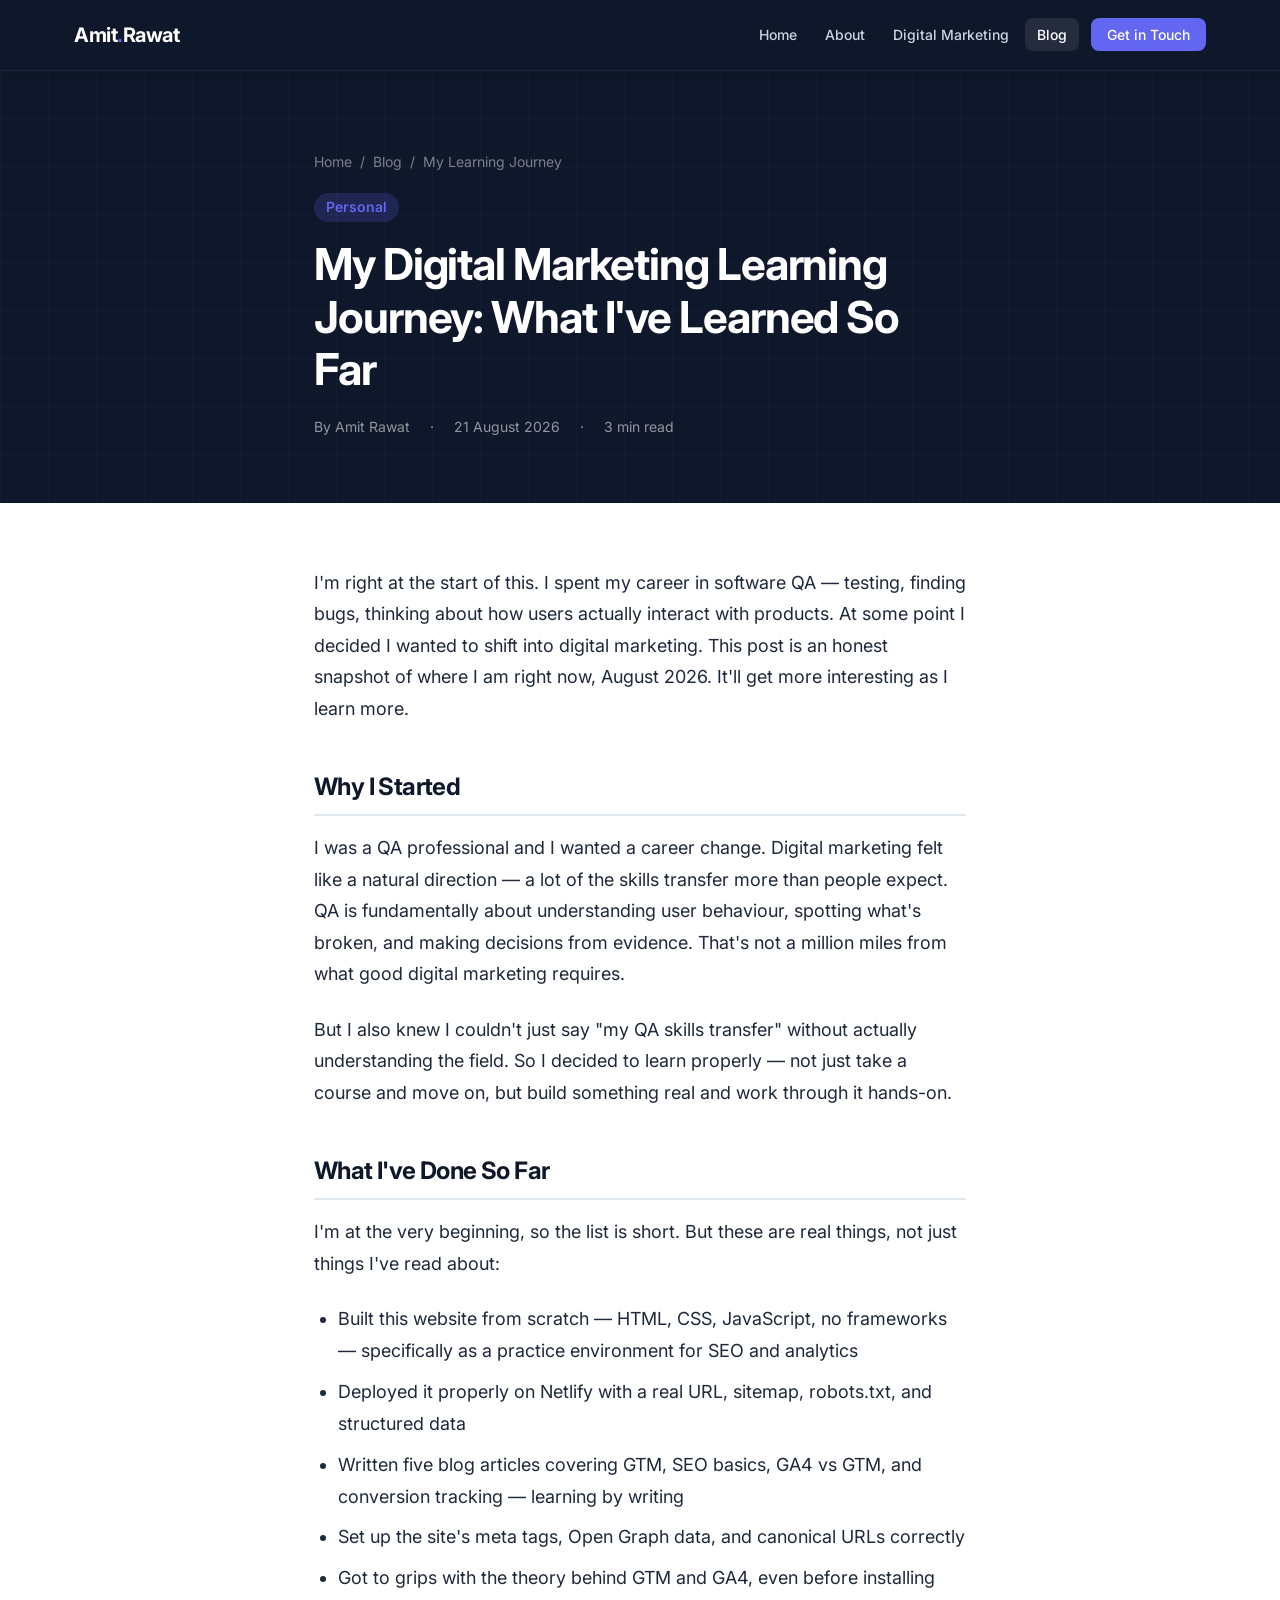
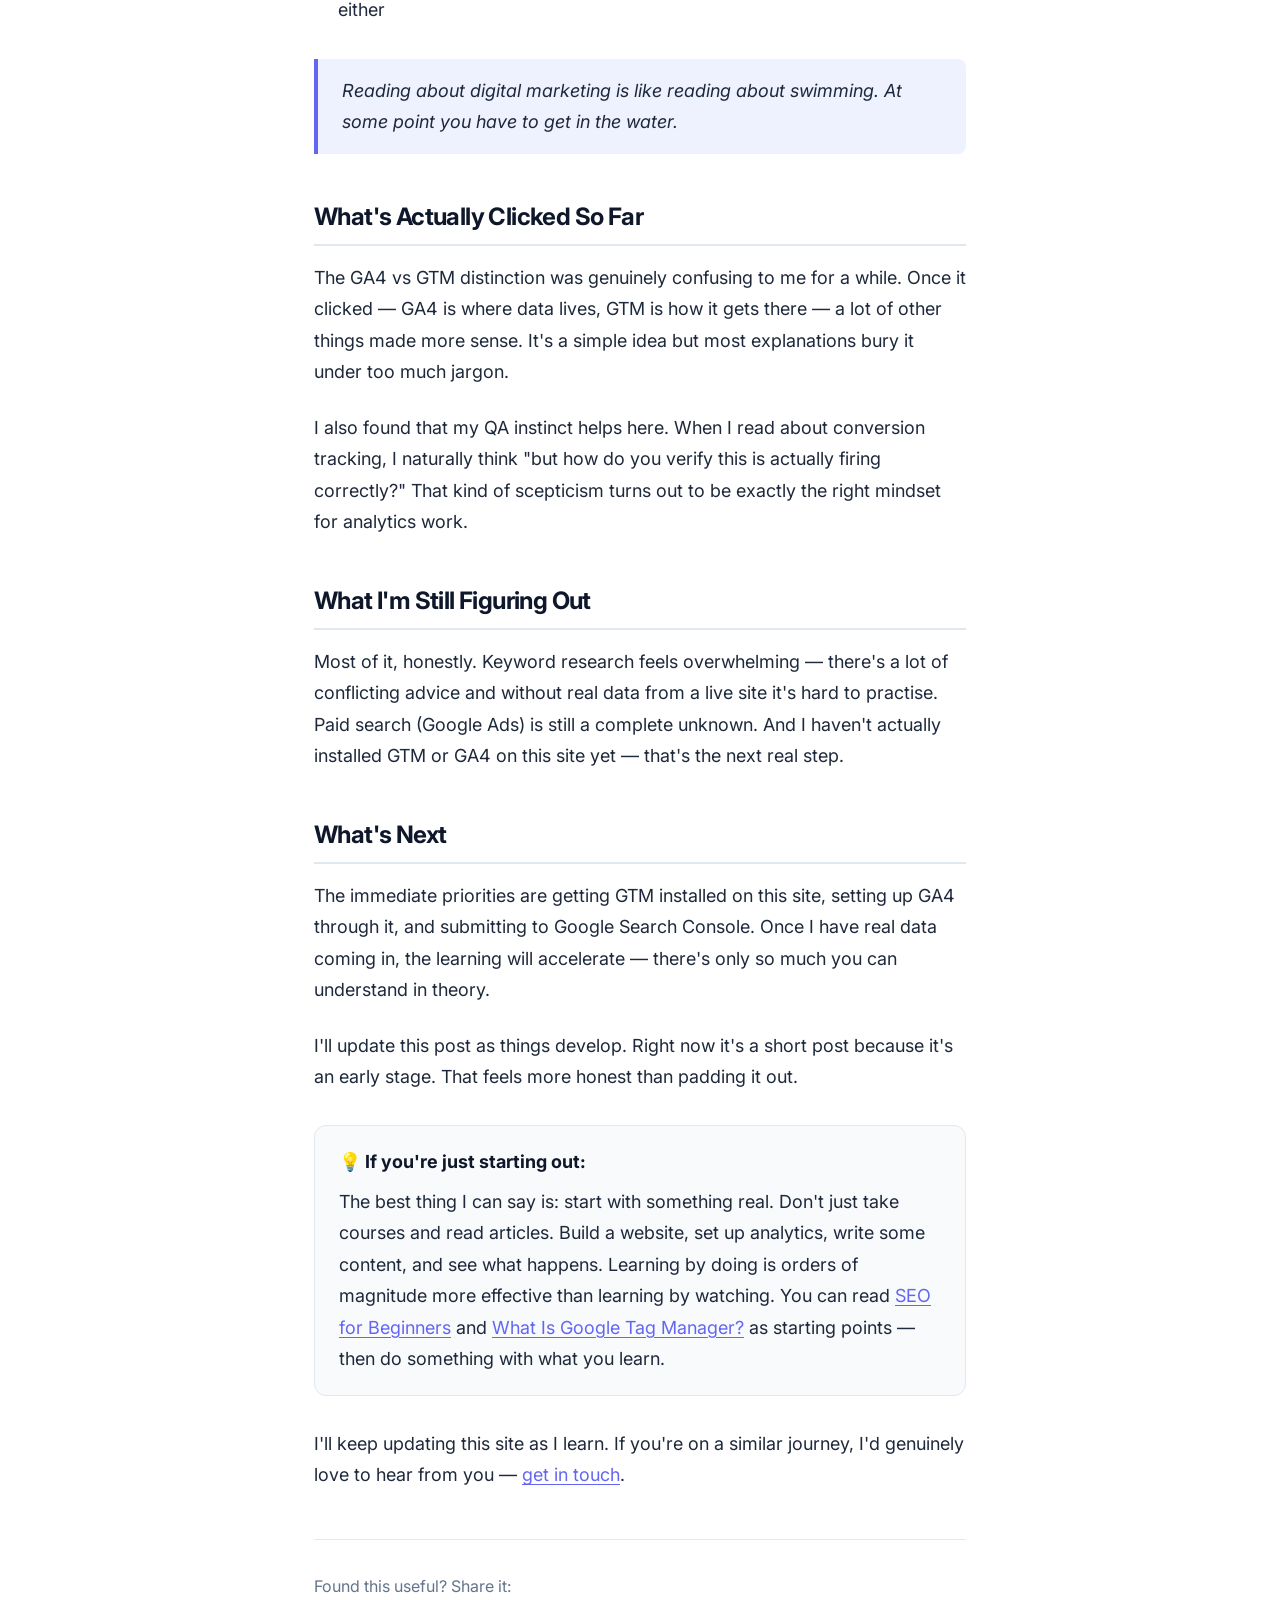
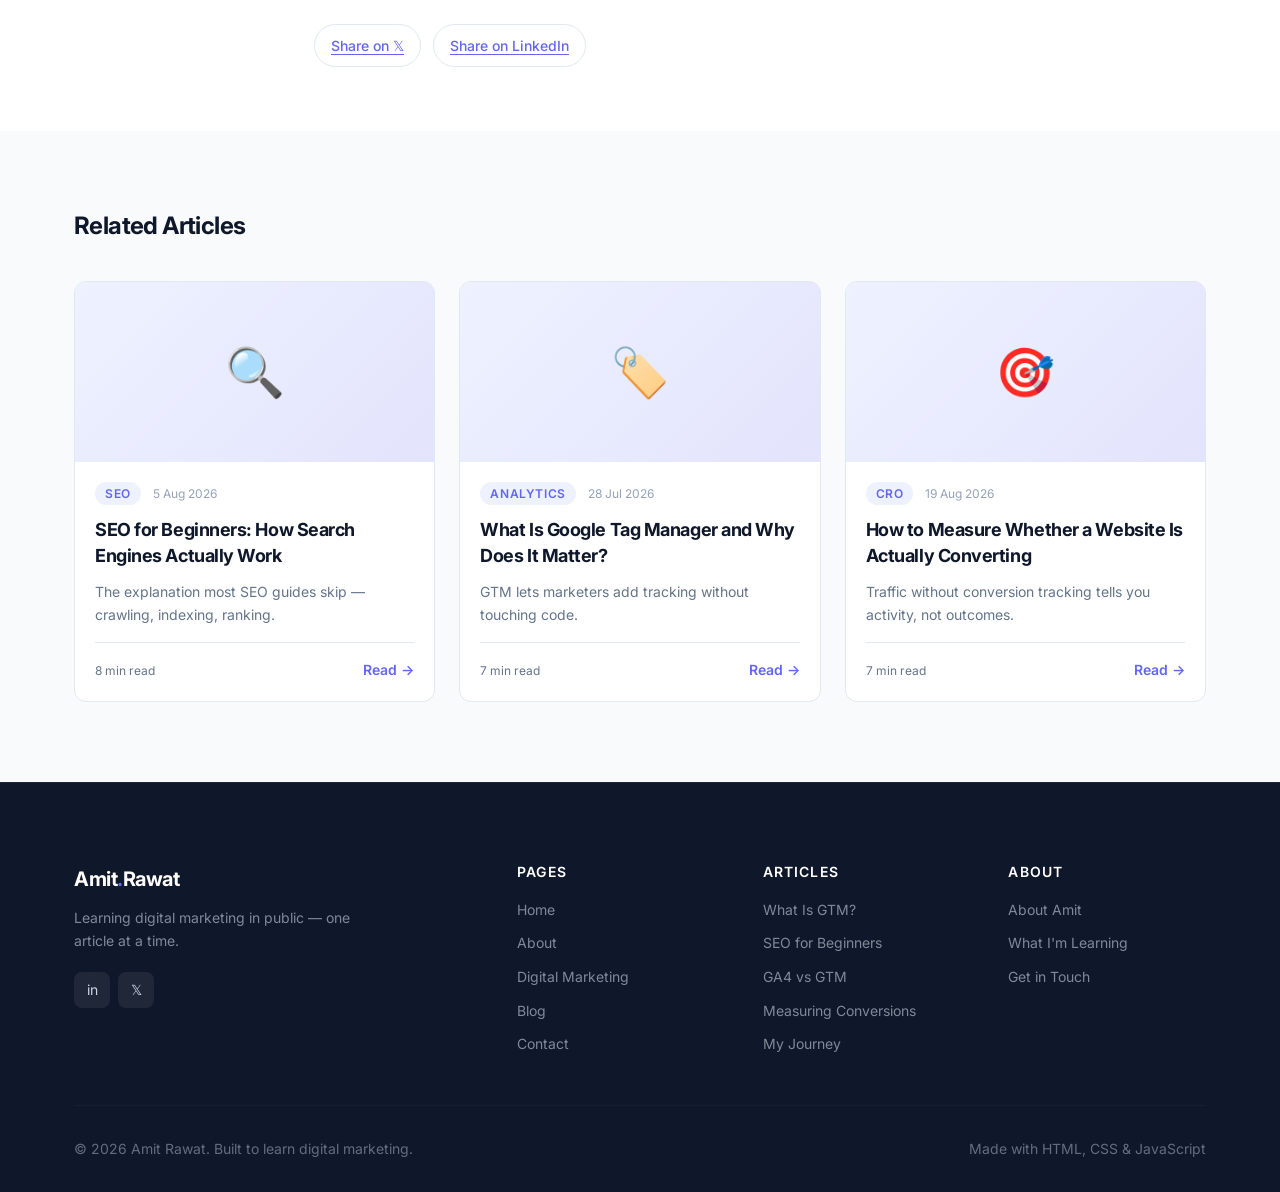
<file: blog/my-digital-marketing-journey.html>
﻿<!DOCTYPE html>
<html lang="en">
<head>
  <meta charset="UTF-8">
  <meta name="viewport" content="width=device-width, initial-scale=1.0">
  <title>My Digital Marketing Learning Journey: What I've Learned So Far | Amit Rawat</title>
  <meta name="description" content="An honest account of learning digital marketing from scratch — the resources I've used, what clicked, what didn't, and where I'm heading next.">
  <link rel="canonical" href="https://amit-digital-marketing.netlify.app/blog/my-digital-marketing-journey.html">

  <meta property="og:title" content="My Digital Marketing Learning Journey: What I've Learned So Far">
  <meta property="og:description" content="An honest account of learning digital marketing from scratch — what I've tried, what worked, and where I'm going next.">
  <meta property="og:url" content="https://amit-digital-marketing.netlify.app/blog/my-digital-marketing-journey.html">
  <meta property="og:type" content="article">
  <meta property="og:image" content="https://amit-digital-marketing.netlify.app/images/og-journey.jpg">
  <meta property="article:published_time" content="2026-08-21">

  <meta name="twitter:card" content="summary_large_image">
  <meta name="twitter:title" content="My Digital Marketing Learning Journey">
  <meta name="twitter:description" content="An honest account of learning digital marketing from scratch.">

  <!-- GTM HEAD SNIPPET -->
  <!--
  <script>(function(w,d,s,l,i){w[l]=w[l]||[];w[l].push({'gtm.start':
  new Date().getTime(),event:'gtm.js'});var f=d.getElementsByTagName(s)[0],
  j=d.createElement(s),dl=l!='dataLayer'?'&l='+l:'';j.async=true;j.src=
  'https://www.googletagmanager.com/gtm.js?id='+i+dl;f.parentNode.insertBefore(j,f);
  })(window,document,'script','dataLayer','GTM-XXXXXXX');</script>
  -->

  <link rel="preconnect" href="https://fonts.googleapis.com">
  <link rel="preconnect" href="https://fonts.gstatic.com" crossorigin>
  <link href="https://fonts.googleapis.com/css2?family=Inter:wght@400;500;600;700;800&display=swap" rel="stylesheet">
  <link rel="stylesheet" href="../css/style.css">

  <script type="application/ld+json">
  {
    "@context": "https://schema.org",
    "@type": "BlogPosting",
    "headline": "My Digital Marketing Learning Journey: What I've Learned So Far",
    "description": "An honest account of learning digital marketing from scratch.",
    "datePublished": "2026-08-21",
    "dateModified": "2026-08-21",
    "author": { "@type": "Person", "name": "Amit Rawat", "url": "https://amit-digital-marketing.netlify.app/about.html" },
    "publisher": { "@type": "Person", "name": "Amit Rawat" },
    "url": "https://amit-digital-marketing.netlify.app/blog/my-digital-marketing-journey.html",
    "keywords": ["Digital Marketing", "Learning", "Personal", "Beginner", "SEO", "Google Analytics"]
  }
  </script>
</head>
<body>

  <!--
  <noscript><iframe src="https://www.googletagmanager.com/ns.html?id=GTM-XXXXXXX"
  height="0" width="0" style="display:none;visibility:hidden"></iframe></noscript>
  -->

  <div class="reading-progress" role="progressbar" aria-label="Reading progress" aria-valuemin="0" aria-valuemax="100"></div>

  <a href="#main" class="skip-link">Skip to main content</a>

  <nav class="nav" role="navigation" aria-label="Main navigation">
    <div class="container nav__inner">
      <a href="../index.html" class="nav__logo" aria-label="Amit Rawat — Home">Amit<span class="nav__logo-dot">.</span>Rawat</a>
      <button class="nav__toggle" aria-label="Toggle navigation" aria-expanded="false"><span></span><span></span><span></span></button>
      <ul class="nav__links" role="list">
        <li><a href="../index.html" class="nav__link">Home</a></li>
        <li><a href="../about.html" class="nav__link">About</a></li>
        <li><a href="../digital-marketing.html" class="nav__link">Digital Marketing</a></li>
        <li><a href="../blog.html" class="nav__link">Blog</a></li>
        <li><a href="../contact.html" class="nav__link nav__link--cta">Get in Touch</a></li>
      </ul>
    </div>
  </nav>

  <main id="main">

    <header class="post-header">
      <div class="container container--blog">
        <div class="post-header__inner">
          <nav class="breadcrumb" aria-label="Breadcrumb">
            <a href="../index.html">Home</a>
            <span class="breadcrumb__sep" aria-hidden="true">/</span>
            <a href="../blog.html">Blog</a>
            <span class="breadcrumb__sep" aria-hidden="true">/</span>
            <span aria-current="page">My Learning Journey</span>
          </nav>
          <span class="post-header__category">Personal</span>
          <h1 class="post-header__title">My Digital Marketing Learning Journey: What I've Learned So Far</h1>
          <div class="post-header__meta">
            <span>By <a href="../about.html" style="color: inherit;">Amit Rawat</a></span>
            <span>·</span>
            <time datetime="2026-08-21">21 August 2026</time>
            <span>·</span>
            <span data-reading-time>5 min read</span>
          </div>
        </div>
      </div>
    </header>

    <div class="post-body">
      <div class="container container--blog">
        <article class="post-content">

          <p>
            I'm right at the start of this. I spent my career in software QA — testing, finding bugs,
            thinking about how users actually interact with products. At some point I decided I wanted
            to shift into digital marketing. This post is an honest snapshot of where I am right now,
            August 2026. It'll get more interesting as I learn more.
          </p>

          <h2>Why I Started</h2>

          <p>
            I was a QA professional and I wanted a career change. Digital marketing felt like a natural
            direction — a lot of the skills transfer more than people expect. QA is fundamentally about
            understanding user behaviour, spotting what's broken, and making decisions from evidence.
            That's not a million miles from what good digital marketing requires.
          </p>

          <p>
            But I also knew I couldn't just say "my QA skills transfer" without actually understanding
            the field. So I decided to learn properly — not just take a course and move on, but build
            something real and work through it hands-on.
          </p>

          <h2>What I've Done So Far</h2>

          <p>
            I'm at the very beginning, so the list is short. But these are real things, not just things I've read about:
          </p>

          <ul>
            <li>Built this website from scratch — HTML, CSS, JavaScript, no frameworks — specifically as a practice environment for SEO and analytics</li>
            <li>Deployed it properly on Netlify with a real URL, sitemap, robots.txt, and structured data</li>
            <li>Written five blog articles covering GTM, SEO basics, GA4 vs GTM, and conversion tracking — learning by writing</li>
            <li>Set up the site's meta tags, Open Graph data, and canonical URLs correctly</li>
            <li>Got to grips with the theory behind GTM and GA4, even before installing either</li>
          </ul>

          <blockquote>
            <p>Reading about digital marketing is like reading about swimming. At some point you have to get in the water.</p>
          </blockquote>

          <h2>What's Actually Clicked So Far</h2>

          <p>
            The GA4 vs GTM distinction was genuinely confusing to me for a while. Once it clicked —
            GA4 is where data lives, GTM is how it gets there — a lot of other things made more sense.
            It's a simple idea but most explanations bury it under too much jargon.
          </p>

          <p>
            I also found that my QA instinct helps here. When I read about conversion tracking, I
            naturally think "but how do you verify this is actually firing correctly?" That kind of
            scepticism turns out to be exactly the right mindset for analytics work.
          </p>

          <h2>What I'm Still Figuring Out</h2>

          <p>
            Most of it, honestly. Keyword research feels overwhelming — there's a lot of conflicting
            advice and without real data from a live site it's hard to practise. Paid search (Google Ads)
            is still a complete unknown. And I haven't actually installed GTM or GA4 on this site yet —
            that's the next real step.
          </p>

          <h2>What's Next</h2>

          <p>
            The immediate priorities are getting GTM installed on this site, setting up GA4 through it,
            and submitting to Google Search Console. Once I have real data coming in, the learning will
            accelerate — there's only so much you can understand in theory.
          </p>

          <p>
            I'll update this post as things develop. Right now it's a short post because it's an early
            stage. That feels more honest than padding it out.
          </p>

          <div class="callout">
            <strong>💡 If you're just starting out:</strong>
            <p style="margin-bottom: 0;">
              The best thing I can say is: start with something real. Don't just take courses and
              read articles. Build a website, set up analytics, write some content, and see what
              happens. Learning by doing is orders of magnitude more effective than learning by watching.
              You can read <a href="seo-for-beginners.html">SEO for Beginners</a> and
              <a href="what-is-google-tag-manager.html">What Is Google Tag Manager?</a> as starting
              points — then do something with what you learn.
            </p>
          </div>

          <p>
            I'll keep updating this site as I learn. If you're on a similar journey, I'd genuinely
            love to hear from you — <a href="../contact.html">get in touch</a>.
          </p>

          <div class="post-share">
            <p class="post-share__title">Found this useful? Share it:</p>
            <div class="post-share__links">
              <a href="https://twitter.com/intent/tweet?text=My+Digital+Marketing+Learning+Journey&url=https://amit-digital-marketing.netlify.app/blog/my-digital-marketing-journey.html" class="post-share__link" target="_blank" rel="noopener noreferrer">Share on 𝕏</a>
              <a href="https://www.linkedin.com/sharing/share-offsite/?url=https://amit-digital-marketing.netlify.app/blog/my-digital-marketing-journey.html" class="post-share__link" target="_blank" rel="noopener noreferrer">Share on LinkedIn</a>
            </div>
          </div>

        </article>
      </div>
    </div>

    <section class="related-posts" aria-labelledby="related-heading">
      <div class="container">
        <h2 class="related-posts__title" id="related-heading">Related Articles</h2>
        <div class="blog-cards">
          <article class="blog-card">
            <div class="blog-card__image" role="img" aria-label="SEO">🔍</div>
            <div class="blog-card__body">
              <div class="blog-card__meta"><span class="blog-card__category">SEO</span><time class="blog-card__date" datetime="2026-08-05">5 Aug 2026</time></div>
              <h3 class="blog-card__title"><a href="seo-for-beginners.html">SEO for Beginners: How Search Engines Actually Work</a></h3>
              <p class="blog-card__excerpt">The explanation most SEO guides skip — crawling, indexing, ranking.</p>
              <div class="blog-card__footer"><span>8 min read</span><a href="seo-for-beginners.html" class="blog-card__read-more">Read →</a></div>
            </div>
          </article>
          <article class="blog-card">
            <div class="blog-card__image" role="img" aria-label="GTM">🏷️</div>
            <div class="blog-card__body">
              <div class="blog-card__meta"><span class="blog-card__category">Analytics</span><time class="blog-card__date" datetime="2026-07-28">28 Jul 2026</time></div>
              <h3 class="blog-card__title"><a href="what-is-google-tag-manager.html">What Is Google Tag Manager and Why Does It Matter?</a></h3>
              <p class="blog-card__excerpt">GTM lets marketers add tracking without touching code.</p>
              <div class="blog-card__footer"><span>7 min read</span><a href="what-is-google-tag-manager.html" class="blog-card__read-more">Read →</a></div>
            </div>
          </article>
          <article class="blog-card">
            <div class="blog-card__image" role="img" aria-label="Conversions">🎯</div>
            <div class="blog-card__body">
              <div class="blog-card__meta"><span class="blog-card__category">CRO</span><time class="blog-card__date" datetime="2026-08-19">19 Aug 2026</time></div>
              <h3 class="blog-card__title"><a href="how-to-measure-conversions.html">How to Measure Whether a Website Is Actually Converting</a></h3>
              <p class="blog-card__excerpt">Traffic without conversion tracking tells you activity, not outcomes.</p>
              <div class="blog-card__footer"><span>7 min read</span><a href="how-to-measure-conversions.html" class="blog-card__read-more">Read →</a></div>
            </div>
          </article>
        </div>
      </div>
    </section>

  </main>

  <footer class="footer" role="contentinfo">
    <div class="container">
      <div class="footer__grid">
        <div class="footer__brand"><a href="../index.html" class="footer__logo">Amit<span class="footer__logo-dot">.</span>Rawat</a><p class="footer__tagline">Learning digital marketing in public — one article at a time.</p><div class="footer__social"><a href="https://linkedin.com/in/[YOUR-LINKEDIN]" class="footer__social-link" aria-label="LinkedIn" target="_blank" rel="noopener noreferrer">in</a><a href="https://twitter.com/[YOUR-TWITTER]" class="footer__social-link" aria-label="Twitter" target="_blank" rel="noopener noreferrer">𝕏</a></div></div>
        <div><h3 class="footer__col-title">Pages</h3><ul class="footer__links" role="list"><li><a href="../index.html" class="footer__link">Home</a></li><li><a href="../about.html" class="footer__link">About</a></li><li><a href="../digital-marketing.html" class="footer__link">Digital Marketing</a></li><li><a href="../blog.html" class="footer__link">Blog</a></li><li><a href="../contact.html" class="footer__link">Contact</a></li></ul></div>
        <div><h3 class="footer__col-title">Articles</h3><ul class="footer__links" role="list"><li><a href="what-is-google-tag-manager.html" class="footer__link">What Is GTM?</a></li><li><a href="seo-for-beginners.html" class="footer__link">SEO for Beginners</a></li><li><a href="google-analytics-vs-google-tag-manager.html" class="footer__link">GA4 vs GTM</a></li><li><a href="how-to-measure-conversions.html" class="footer__link">Measuring Conversions</a></li><li><a href="my-digital-marketing-journey.html" class="footer__link">My Journey</a></li></ul></div>
        <div><h3 class="footer__col-title">About</h3><ul class="footer__links" role="list"><li><a href="../about.html" class="footer__link">About Amit</a></li><li><a href="../digital-marketing.html" class="footer__link">What I'm Learning</a></li><li><a href="../contact.html" class="footer__link">Get in Touch</a></li></ul></div>
      </div>
      <div class="footer__bottom"><span>© 2026 Amit Rawat. Built to learn digital marketing.</span><span>Made with HTML, CSS &amp; JavaScript</span></div>
    </div>
  </footer>

  <script src="../js/main.js"></script>
</body>
</html>
</file>
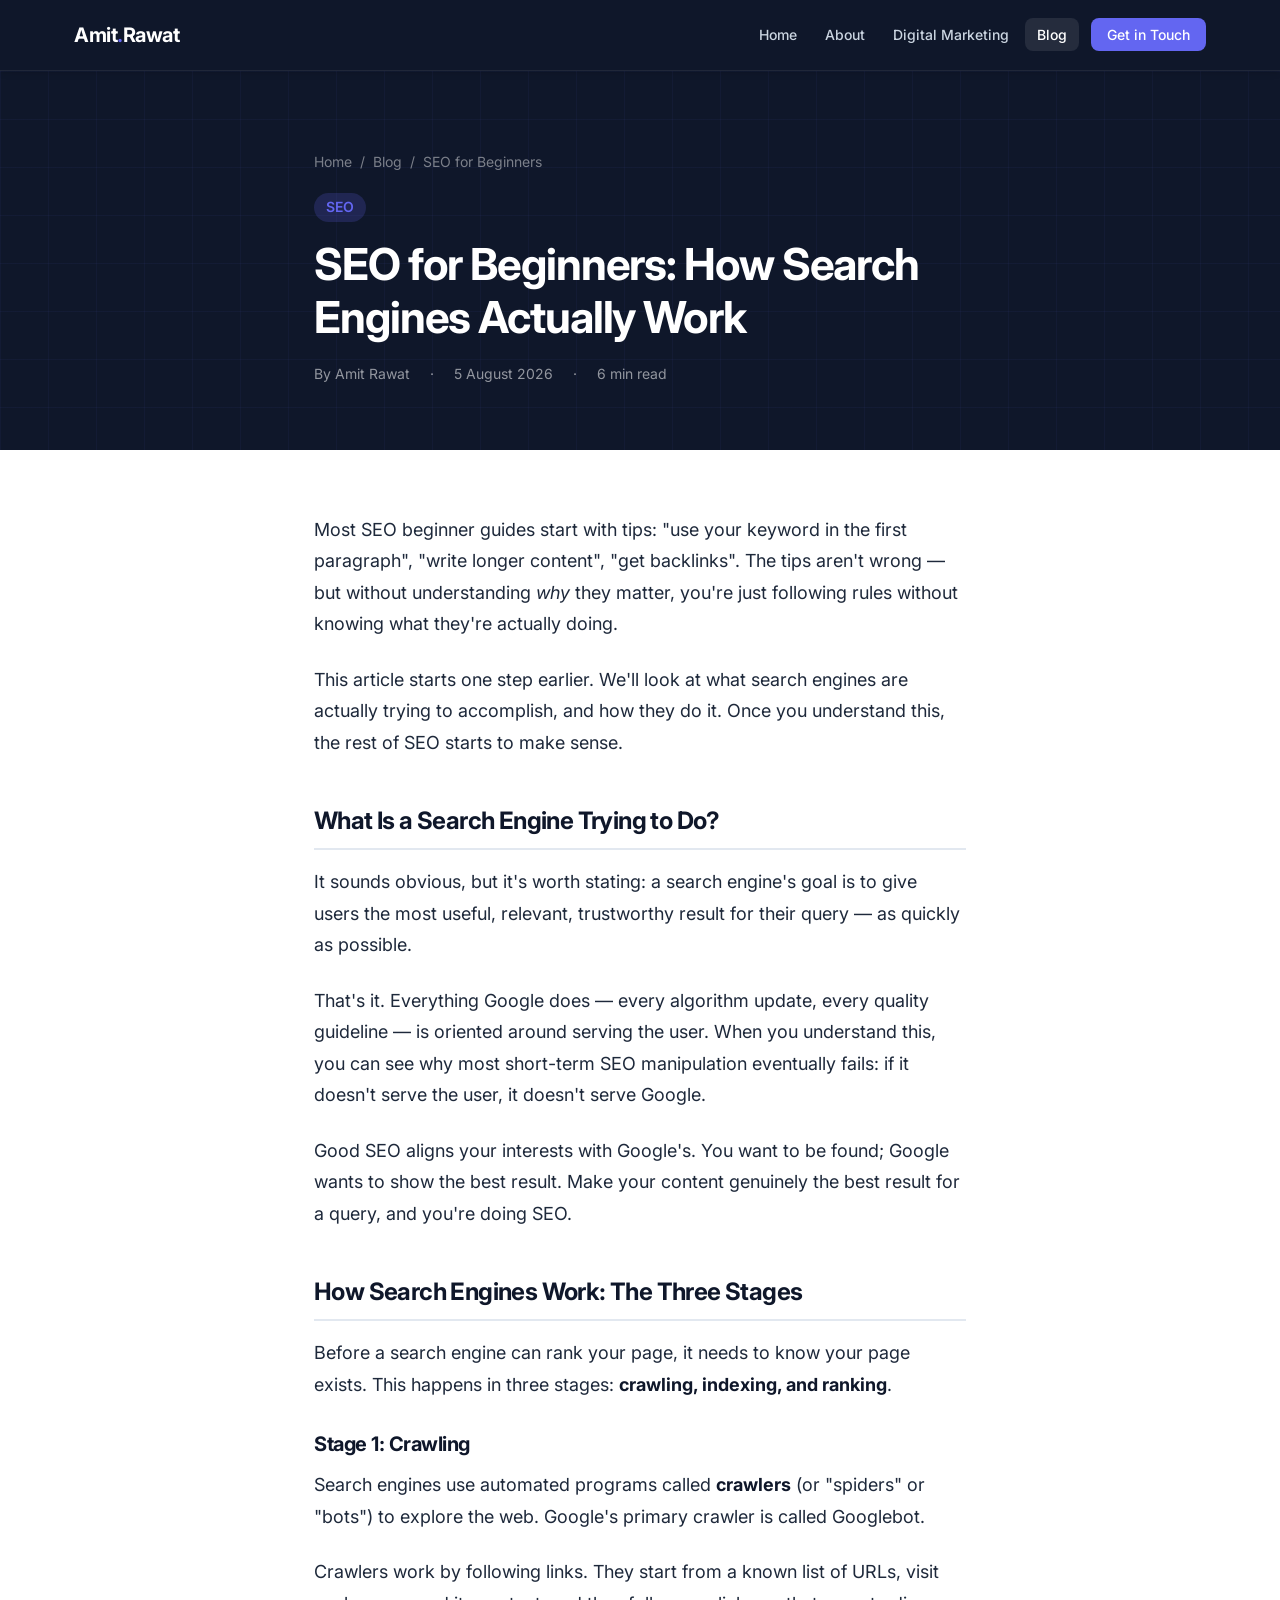
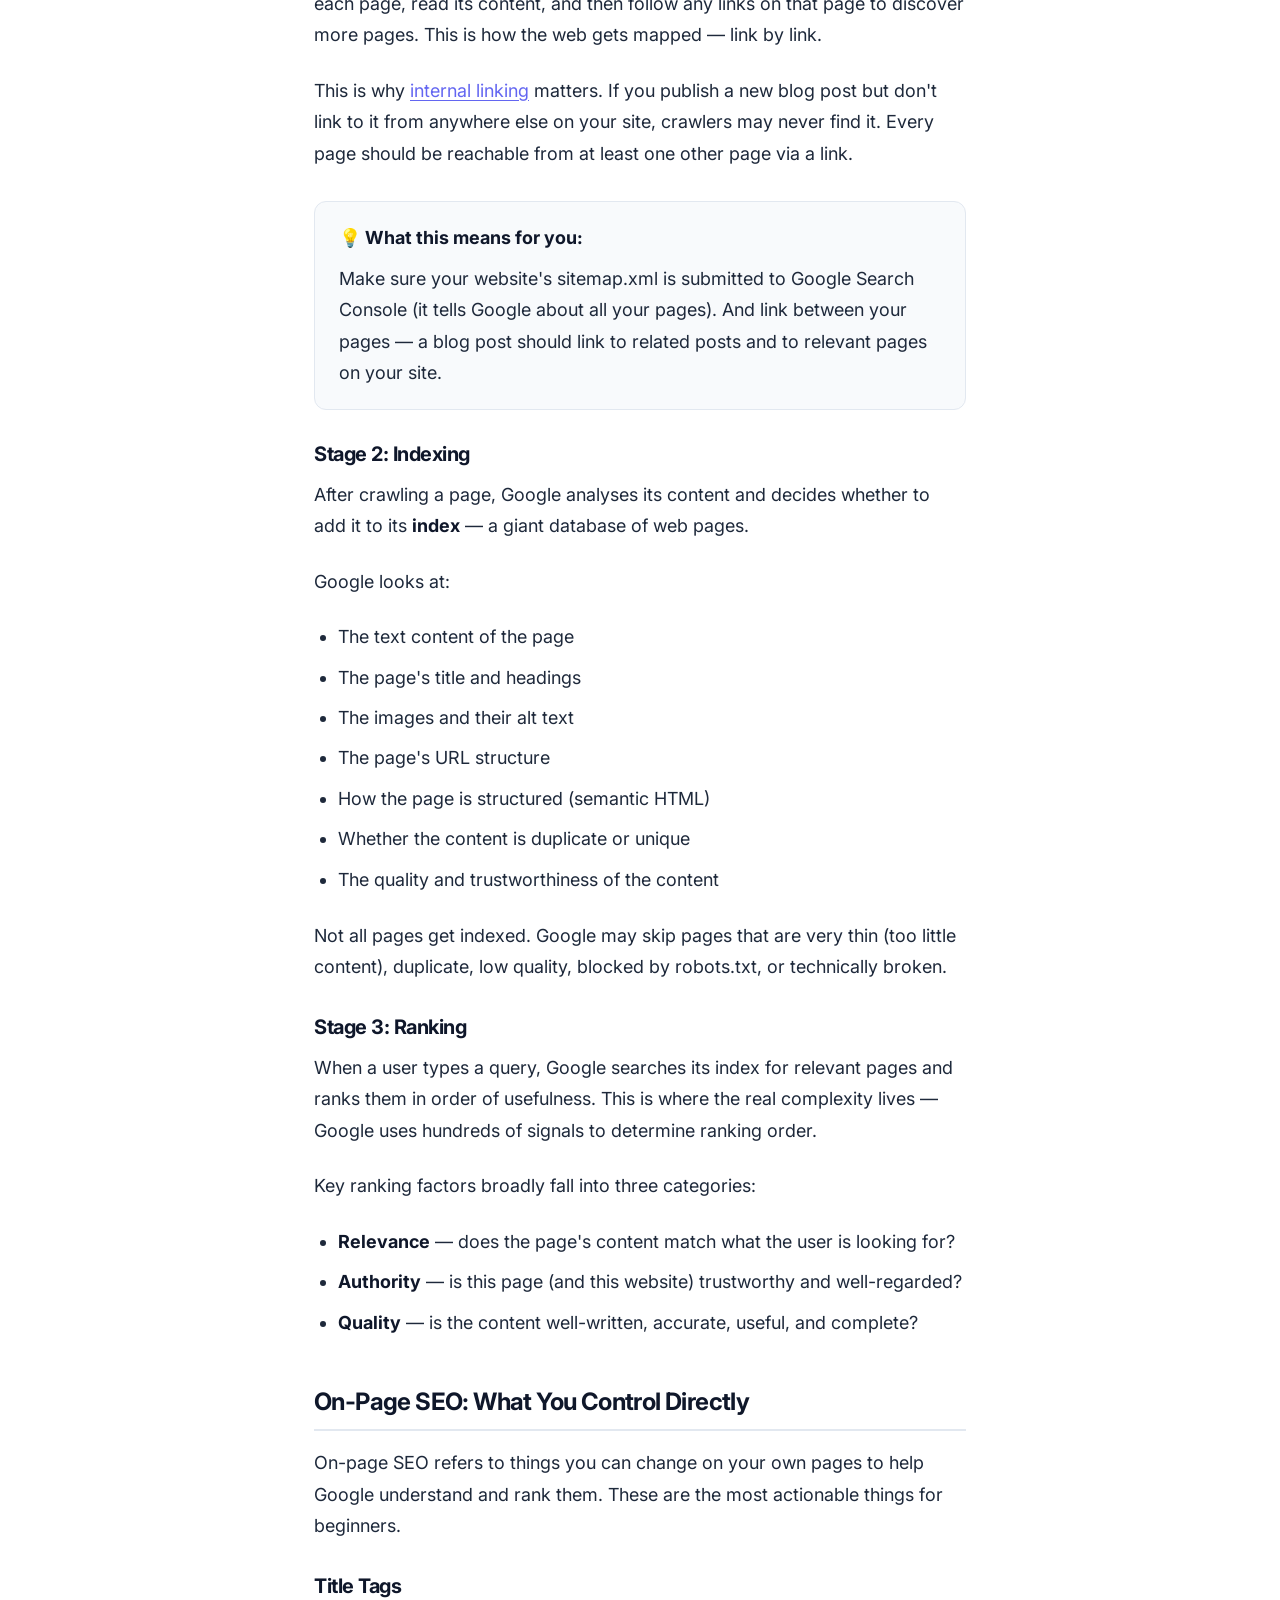
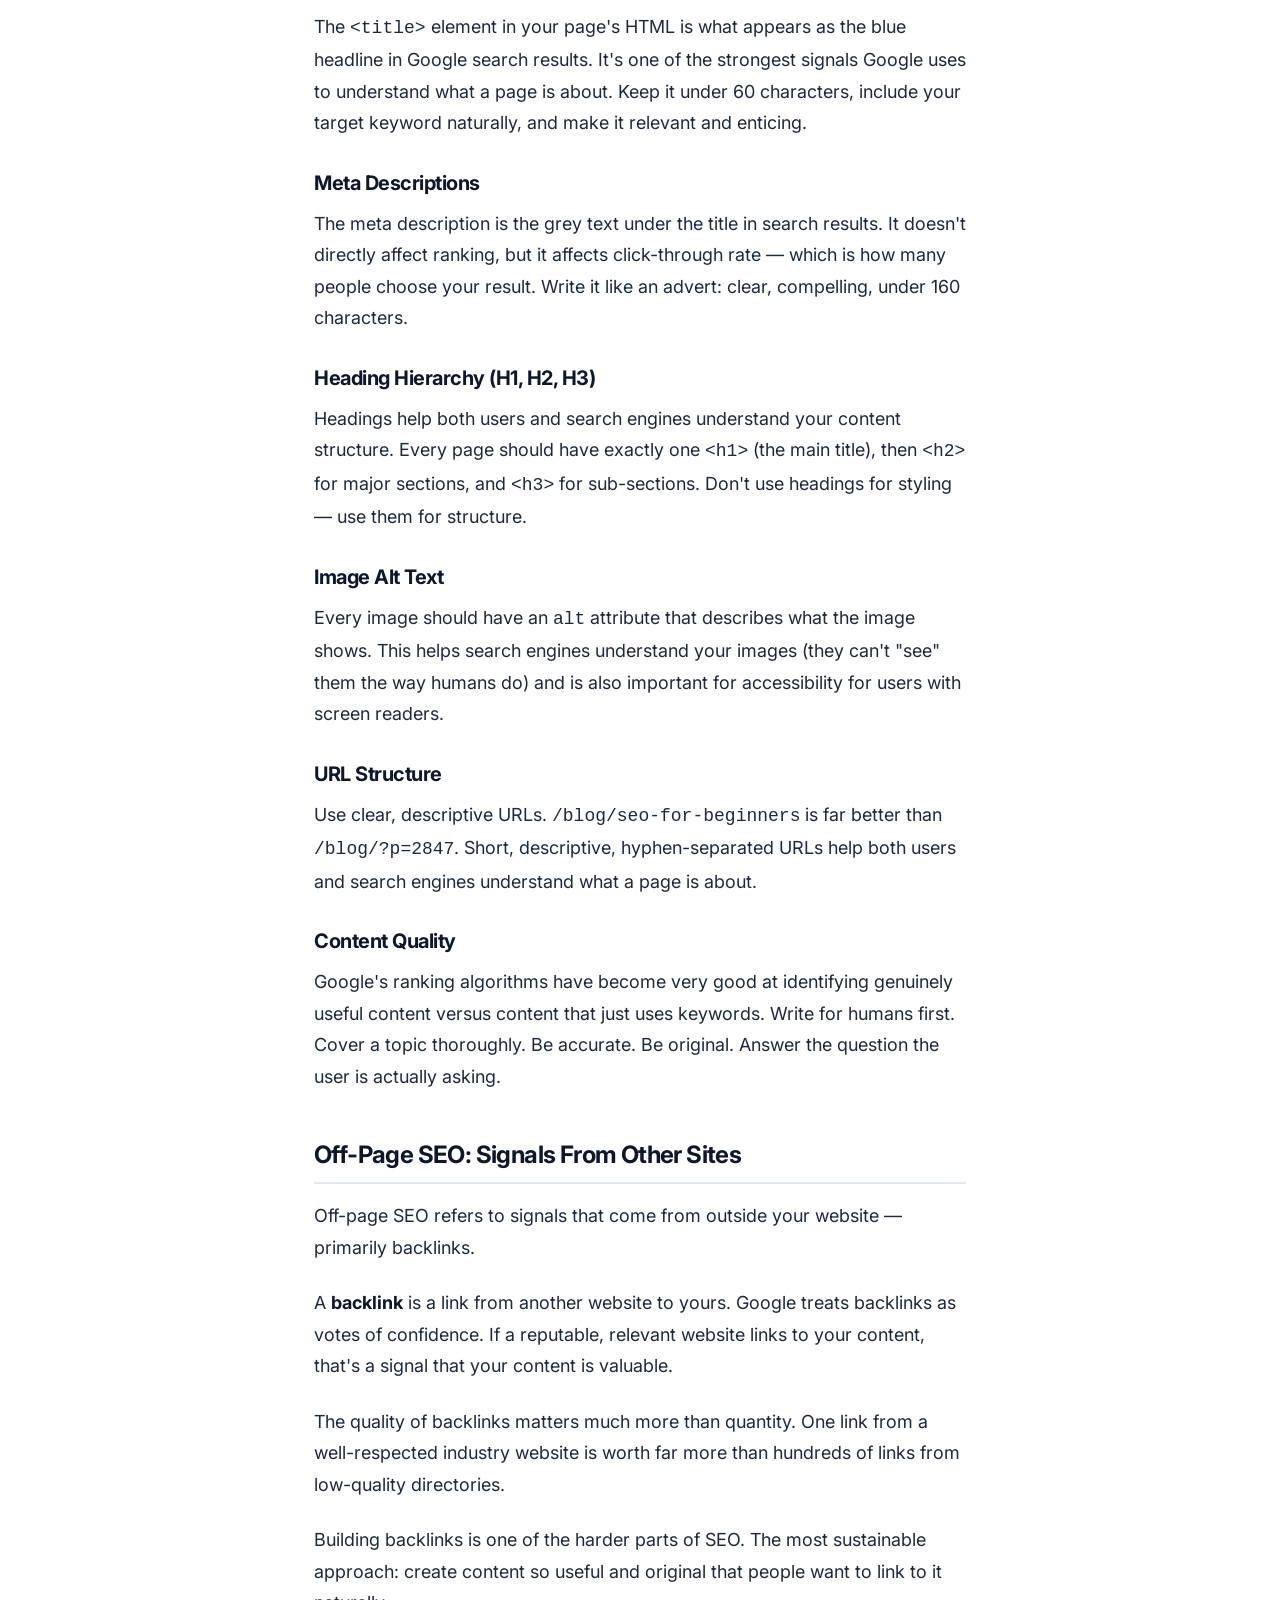
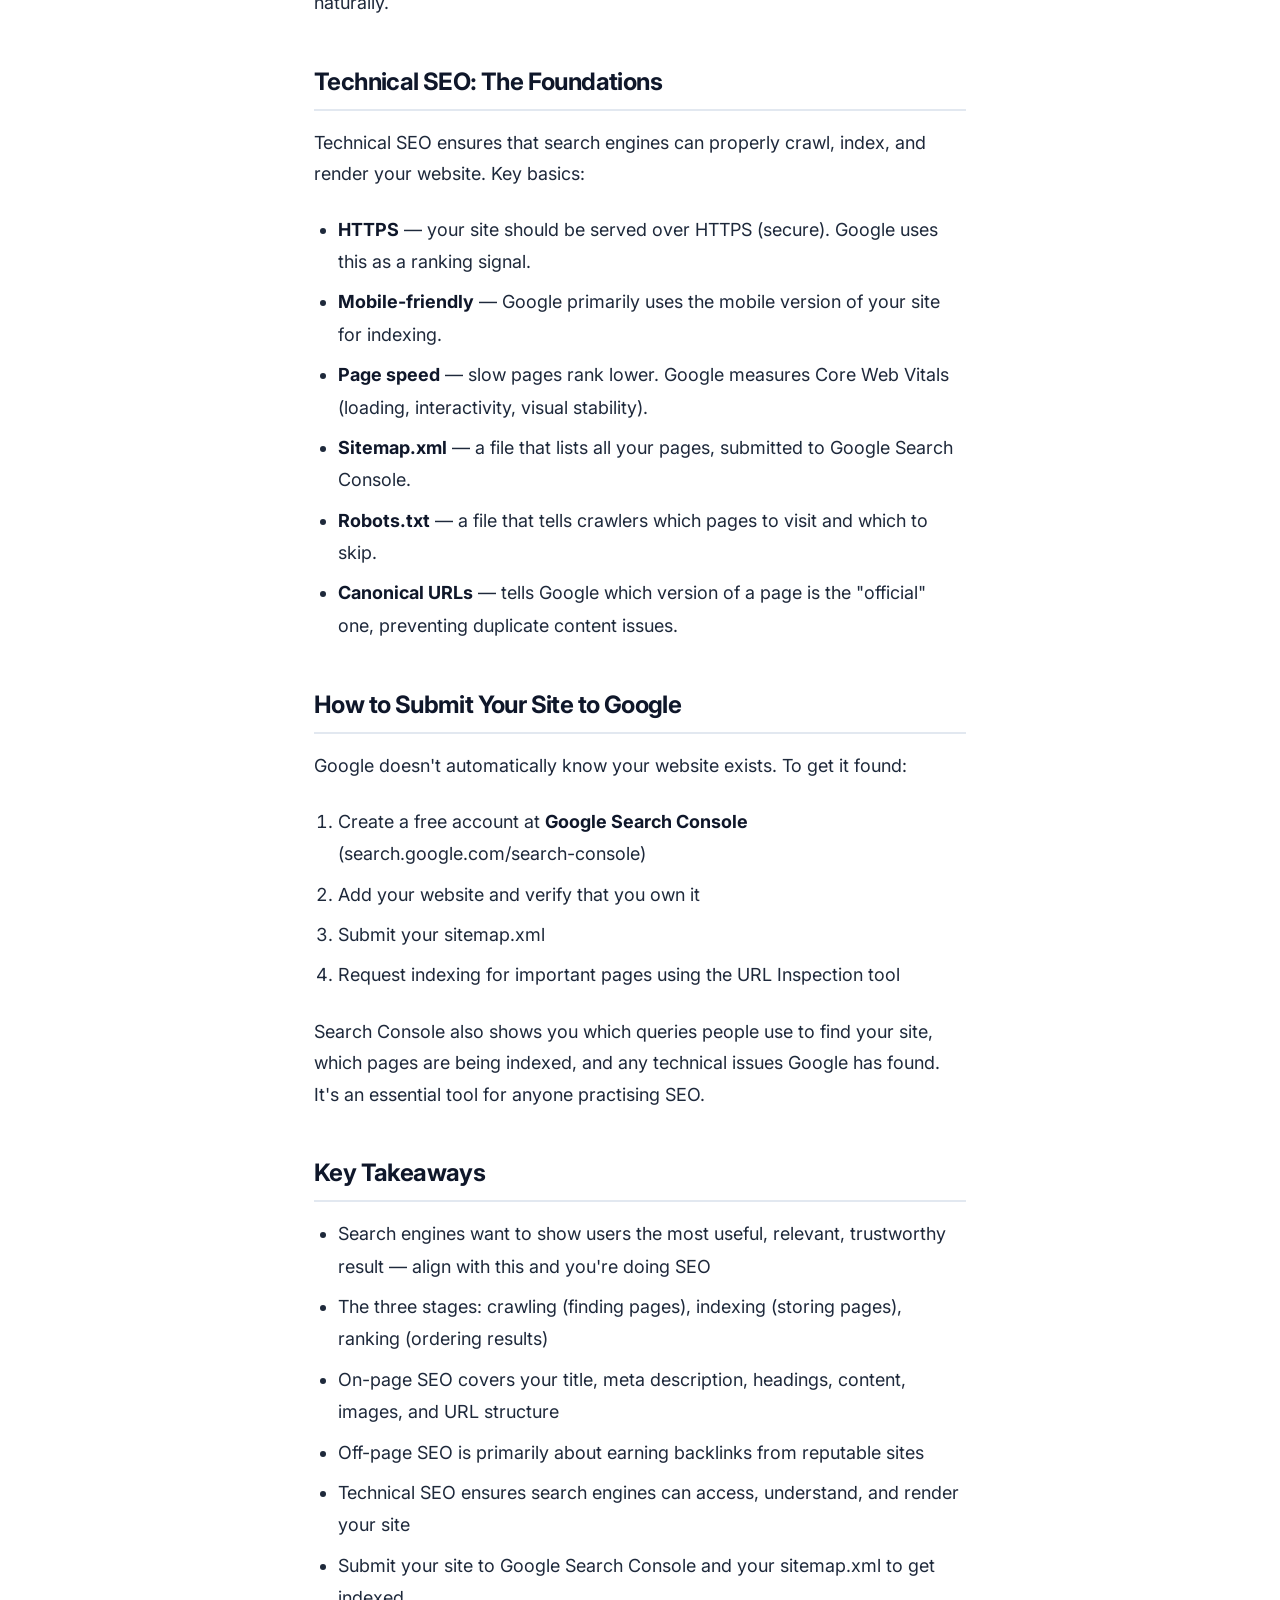
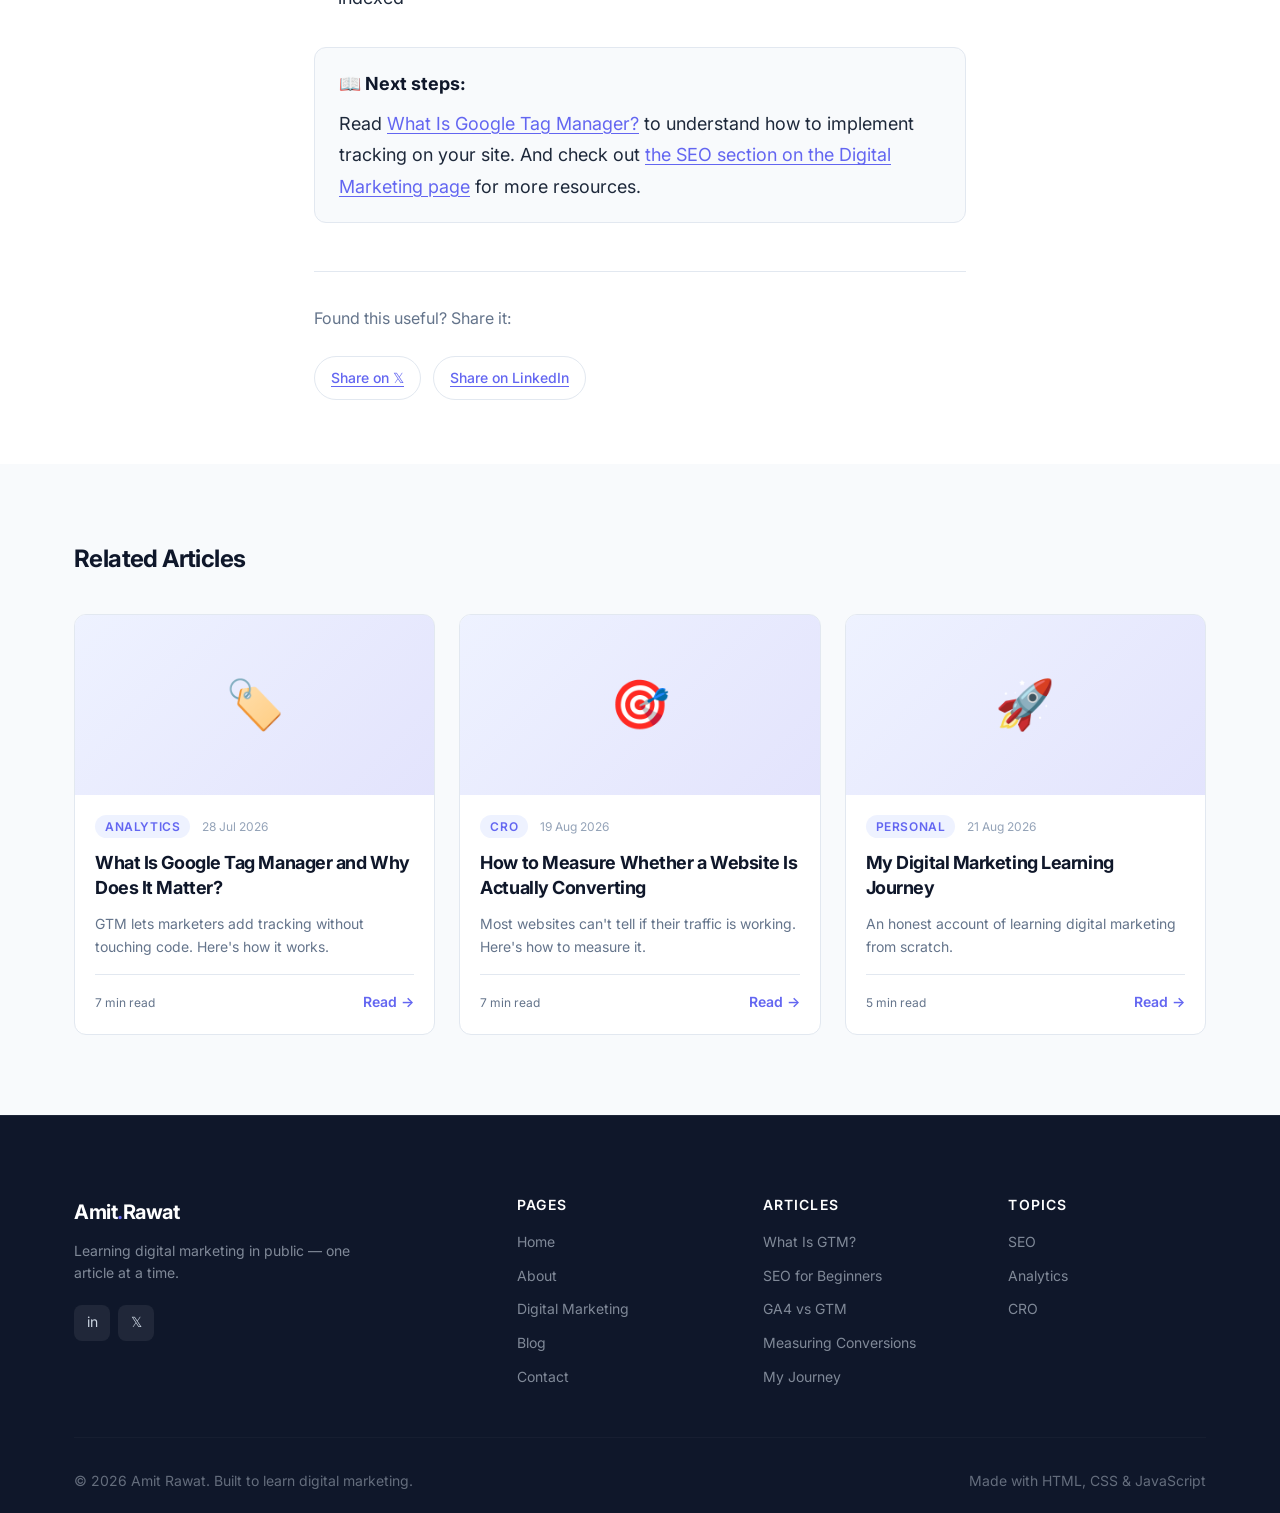
<file: blog/seo-for-beginners.html>
﻿<!DOCTYPE html>
<html lang="en">
<head>
  <meta charset="UTF-8">
  <meta name="viewport" content="width=device-width, initial-scale=1.0">
  <title>SEO for Beginners: How Search Engines Actually Work | Amit Rawat</title>
  <meta name="description" content="Before you can do SEO, you need to understand what search engines are actually doing. Crawling, indexing, ranking — here's the clear explanation most beginner guides skip.">
  <link rel="canonical" href="https://amit-digital-marketing.netlify.app/blog/seo-for-beginners.html">

  <meta property="og:title" content="SEO for Beginners: How Search Engines Actually Work">
  <meta property="og:description" content="Crawling, indexing, ranking — here's the clear explanation of how search engines work that most beginner guides skip.">
  <meta property="og:url" content="https://amit-digital-marketing.netlify.app/blog/seo-for-beginners.html">
  <meta property="og:type" content="article">
  <meta property="og:image" content="https://amit-digital-marketing.netlify.app/images/og-seo.jpg">
  <meta property="article:published_time" content="2026-08-05">

  <meta name="twitter:card" content="summary_large_image">
  <meta name="twitter:title" content="SEO for Beginners: How Search Engines Actually Work">
  <meta name="twitter:description" content="Crawling, indexing, ranking — the clear explanation most SEO guides skip.">

  <!-- GTM HEAD SNIPPET -->
  <!--
  <script>(function(w,d,s,l,i){w[l]=w[l]||[];w[l].push({'gtm.start':
  new Date().getTime(),event:'gtm.js'});var f=d.getElementsByTagName(s)[0],
  j=d.createElement(s),dl=l!='dataLayer'?'&l='+l:'';j.async=true;j.src=
  'https://www.googletagmanager.com/gtm.js?id='+i+dl;f.parentNode.insertBefore(j,f);
  })(window,document,'script','dataLayer','GTM-XXXXXXX');</script>
  -->

  <link rel="preconnect" href="https://fonts.googleapis.com">
  <link rel="preconnect" href="https://fonts.gstatic.com" crossorigin>
  <link href="https://fonts.googleapis.com/css2?family=Inter:wght@400;500;600;700;800&display=swap" rel="stylesheet">
  <link rel="stylesheet" href="../css/style.css">

  <script type="application/ld+json">
  {
    "@context": "https://schema.org",
    "@type": "BlogPosting",
    "headline": "SEO for Beginners: How Search Engines Actually Work",
    "description": "Crawling, indexing, ranking — the clear explanation of how search engines work that most SEO guides skip.",
    "datePublished": "2026-08-05",
    "dateModified": "2026-08-05",
    "author": { "@type": "Person", "name": "Amit Rawat", "url": "https://amit-digital-marketing.netlify.app/about.html" },
    "publisher": { "@type": "Person", "name": "Amit Rawat" },
    "url": "https://amit-digital-marketing.netlify.app/blog/seo-for-beginners.html",
    "keywords": ["SEO", "Search Engine Optimisation", "Google", "Beginners Guide", "Digital Marketing"]
  }
  </script>
</head>
<body>

  <!--
  <noscript><iframe src="https://www.googletagmanager.com/ns.html?id=GTM-XXXXXXX"
  height="0" width="0" style="display:none;visibility:hidden"></iframe></noscript>
  -->

  <div class="reading-progress" role="progressbar" aria-label="Reading progress" aria-valuemin="0" aria-valuemax="100"></div>

  <a href="#main" class="skip-link">Skip to main content</a>

  <nav class="nav" role="navigation" aria-label="Main navigation">
    <div class="container nav__inner">
      <a href="../index.html" class="nav__logo" aria-label="Amit Rawat — Home">Amit<span class="nav__logo-dot">.</span>Rawat</a>
      <button class="nav__toggle" aria-label="Toggle navigation" aria-expanded="false">
        <span></span><span></span><span></span>
      </button>
      <ul class="nav__links" role="list">
        <li><a href="../index.html" class="nav__link">Home</a></li>
        <li><a href="../about.html" class="nav__link">About</a></li>
        <li><a href="../digital-marketing.html" class="nav__link">Digital Marketing</a></li>
        <li><a href="../blog.html" class="nav__link">Blog</a></li>
        <li><a href="../contact.html" class="nav__link nav__link--cta">Get in Touch</a></li>
      </ul>
    </div>
  </nav>

  <main id="main">

    <header class="post-header">
      <div class="container container--blog">
        <div class="post-header__inner">
          <nav class="breadcrumb" aria-label="Breadcrumb">
            <a href="../index.html">Home</a>
            <span class="breadcrumb__sep" aria-hidden="true">/</span>
            <a href="../blog.html">Blog</a>
            <span class="breadcrumb__sep" aria-hidden="true">/</span>
            <span aria-current="page">SEO for Beginners</span>
          </nav>
          <span class="post-header__category">SEO</span>
          <h1 class="post-header__title">SEO for Beginners: How Search Engines Actually Work</h1>
          <div class="post-header__meta">
            <span>By <a href="../about.html" style="color: inherit;">Amit Rawat</a></span>
            <span>·</span>
            <time datetime="2026-08-05">5 August 2026</time>
            <span>·</span>
            <span data-reading-time>8 min read</span>
          </div>
        </div>
      </div>
    </header>

    <div class="post-body">
      <div class="container container--blog">
        <article class="post-content">

          <p>
            Most SEO beginner guides start with tips: "use your keyword in the first paragraph", "write
            longer content", "get backlinks". The tips aren't wrong — but without understanding <em>why</em>
            they matter, you're just following rules without knowing what they're actually doing.
          </p>

          <p>
            This article starts one step earlier. We'll look at what search engines are actually trying to
            accomplish, and how they do it. Once you understand this, the rest of SEO starts to make sense.
          </p>

          <h2>What Is a Search Engine Trying to Do?</h2>

          <p>
            It sounds obvious, but it's worth stating: a search engine's goal is to give users the most
            useful, relevant, trustworthy result for their query — as quickly as possible.
          </p>

          <p>
            That's it. Everything Google does — every algorithm update, every quality guideline — is
            oriented around serving the user. When you understand this, you can see why most short-term
            SEO manipulation eventually fails: if it doesn't serve the user, it doesn't serve Google.
          </p>

          <p>
            Good SEO aligns your interests with Google's. You want to be found; Google wants to show
            the best result. Make your content genuinely the best result for a query, and you're doing SEO.
          </p>

          <h2>How Search Engines Work: The Three Stages</h2>

          <p>
            Before a search engine can rank your page, it needs to know your page exists. This happens
            in three stages: <strong>crawling, indexing, and ranking</strong>.
          </p>

          <h3>Stage 1: Crawling</h3>

          <p>
            Search engines use automated programs called <strong>crawlers</strong> (or "spiders" or "bots")
            to explore the web. Google's primary crawler is called Googlebot.
          </p>

          <p>
            Crawlers work by following links. They start from a known list of URLs, visit each page,
            read its content, and then follow any links on that page to discover more pages. This is
            how the web gets mapped — link by link.
          </p>

          <p>
            This is why <a href="../digital-marketing.html#seo">internal linking</a> matters. If you publish
            a new blog post but don't link to it from anywhere else on your site, crawlers may never find it.
            Every page should be reachable from at least one other page via a link.
          </p>

          <div class="callout">
            <strong>💡 What this means for you:</strong>
            <p style="margin-bottom: 0;">
              Make sure your website's sitemap.xml is submitted to Google Search Console (it tells Google
              about all your pages). And link between your pages — a blog post should link to related
              posts and to relevant pages on your site.
            </p>
          </div>

          <h3>Stage 2: Indexing</h3>

          <p>
            After crawling a page, Google analyses its content and decides whether to add it to its
            <strong>index</strong> — a giant database of web pages.
          </p>

          <p>
            Google looks at:
          </p>

          <ul>
            <li>The text content of the page</li>
            <li>The page's title and headings</li>
            <li>The images and their alt text</li>
            <li>The page's URL structure</li>
            <li>How the page is structured (semantic HTML)</li>
            <li>Whether the content is duplicate or unique</li>
            <li>The quality and trustworthiness of the content</li>
          </ul>

          <p>
            Not all pages get indexed. Google may skip pages that are very thin (too little content),
            duplicate, low quality, blocked by robots.txt, or technically broken.
          </p>

          <h3>Stage 3: Ranking</h3>

          <p>
            When a user types a query, Google searches its index for relevant pages and ranks them
            in order of usefulness. This is where the real complexity lives — Google uses hundreds
            of signals to determine ranking order.
          </p>

          <p>
            Key ranking factors broadly fall into three categories:
          </p>

          <ul>
            <li><strong>Relevance</strong> — does the page's content match what the user is looking for?</li>
            <li><strong>Authority</strong> — is this page (and this website) trustworthy and well-regarded?</li>
            <li><strong>Quality</strong> — is the content well-written, accurate, useful, and complete?</li>
          </ul>

          <h2>On-Page SEO: What You Control Directly</h2>

          <p>
            On-page SEO refers to things you can change on your own pages to help Google understand
            and rank them. These are the most actionable things for beginners.
          </p>

          <h3>Title Tags</h3>
          <p>
            The <code>&lt;title&gt;</code> element in your page's HTML is what appears as the blue
            headline in Google search results. It's one of the strongest signals Google uses to understand
            what a page is about. Keep it under 60 characters, include your target keyword naturally,
            and make it relevant and enticing.
          </p>

          <h3>Meta Descriptions</h3>
          <p>
            The meta description is the grey text under the title in search results. It doesn't directly
            affect ranking, but it affects click-through rate — which is how many people choose your result.
            Write it like an advert: clear, compelling, under 160 characters.
          </p>

          <h3>Heading Hierarchy (H1, H2, H3)</h3>
          <p>
            Headings help both users and search engines understand your content structure. Every page
            should have exactly one <code>&lt;h1&gt;</code> (the main title), then <code>&lt;h2&gt;</code>
            for major sections, and <code>&lt;h3&gt;</code> for sub-sections. Don't use headings for
            styling — use them for structure.
          </p>

          <h3>Image Alt Text</h3>
          <p>
            Every image should have an <code>alt</code> attribute that describes what the image shows.
            This helps search engines understand your images (they can't "see" them the way humans do)
            and is also important for accessibility for users with screen readers.
          </p>

          <h3>URL Structure</h3>
          <p>
            Use clear, descriptive URLs. <code>/blog/seo-for-beginners</code> is far better than
            <code>/blog/?p=2847</code>. Short, descriptive, hyphen-separated URLs help both users
            and search engines understand what a page is about.
          </p>

          <h3>Content Quality</h3>
          <p>
            Google's ranking algorithms have become very good at identifying genuinely useful content
            versus content that just uses keywords. Write for humans first. Cover a topic thoroughly.
            Be accurate. Be original. Answer the question the user is actually asking.
          </p>

          <h2>Off-Page SEO: Signals From Other Sites</h2>

          <p>
            Off-page SEO refers to signals that come from outside your website — primarily backlinks.
          </p>

          <p>
            A <strong>backlink</strong> is a link from another website to yours. Google treats backlinks
            as votes of confidence. If a reputable, relevant website links to your content, that's a
            signal that your content is valuable.
          </p>

          <p>
            The quality of backlinks matters much more than quantity. One link from a well-respected
            industry website is worth far more than hundreds of links from low-quality directories.
          </p>

          <p>
            Building backlinks is one of the harder parts of SEO. The most sustainable approach:
            create content so useful and original that people want to link to it naturally.
          </p>

          <h2>Technical SEO: The Foundations</h2>

          <p>
            Technical SEO ensures that search engines can properly crawl, index, and render your website.
            Key basics:
          </p>

          <ul>
            <li><strong>HTTPS</strong> — your site should be served over HTTPS (secure). Google uses this as a ranking signal.</li>
            <li><strong>Mobile-friendly</strong> — Google primarily uses the mobile version of your site for indexing.</li>
            <li><strong>Page speed</strong> — slow pages rank lower. Google measures Core Web Vitals (loading, interactivity, visual stability).</li>
            <li><strong>Sitemap.xml</strong> — a file that lists all your pages, submitted to Google Search Console.</li>
            <li><strong>Robots.txt</strong> — a file that tells crawlers which pages to visit and which to skip.</li>
            <li><strong>Canonical URLs</strong> — tells Google which version of a page is the "official" one, preventing duplicate content issues.</li>
          </ul>

          <h2>How to Submit Your Site to Google</h2>

          <p>
            Google doesn't automatically know your website exists. To get it found:
          </p>

          <ol>
            <li>Create a free account at <strong>Google Search Console</strong> (search.google.com/search-console)</li>
            <li>Add your website and verify that you own it</li>
            <li>Submit your sitemap.xml</li>
            <li>Request indexing for important pages using the URL Inspection tool</li>
          </ol>

          <p>
            Search Console also shows you which queries people use to find your site, which pages are
            being indexed, and any technical issues Google has found. It's an essential tool for
            anyone practising SEO.
          </p>

          <h2>Key Takeaways</h2>

          <ul>
            <li>Search engines want to show users the most useful, relevant, trustworthy result — align with this and you're doing SEO</li>
            <li>The three stages: crawling (finding pages), indexing (storing pages), ranking (ordering results)</li>
            <li>On-page SEO covers your title, meta description, headings, content, images, and URL structure</li>
            <li>Off-page SEO is primarily about earning backlinks from reputable sites</li>
            <li>Technical SEO ensures search engines can access, understand, and render your site</li>
            <li>Submit your site to Google Search Console and your sitemap.xml to get indexed</li>
          </ul>

          <div class="callout">
            <strong>📖 Next steps:</strong>
            <p style="margin-bottom: 0;">
              Read <a href="what-is-google-tag-manager.html">What Is Google Tag Manager?</a> to understand
              how to implement tracking on your site. And check out
              <a href="../digital-marketing.html#seo">the SEO section on the Digital Marketing page</a>
              for more resources.
            </p>
          </div>

          <div class="post-share">
            <p class="post-share__title">Found this useful? Share it:</p>
            <div class="post-share__links">
              <a href="https://twitter.com/intent/tweet?text=SEO+for+Beginners%3A+How+Search+Engines+Actually+Work&url=https://amit-digital-marketing.netlify.app/blog/seo-for-beginners.html" class="post-share__link" target="_blank" rel="noopener noreferrer">Share on 𝕏</a>
              <a href="https://www.linkedin.com/sharing/share-offsite/?url=https://amit-digital-marketing.netlify.app/blog/seo-for-beginners.html" class="post-share__link" target="_blank" rel="noopener noreferrer">Share on LinkedIn</a>
            </div>
          </div>

        </article>
      </div>
    </div>

    <section class="related-posts" aria-labelledby="related-heading">
      <div class="container">
        <h2 class="related-posts__title" id="related-heading">Related Articles</h2>
        <div class="blog-cards">
          <article class="blog-card">
            <div class="blog-card__image" role="img" aria-label="GTM">🏷️</div>
            <div class="blog-card__body">
              <div class="blog-card__meta"><span class="blog-card__category">Analytics</span><time class="blog-card__date" datetime="2026-07-28">28 Jul 2026</time></div>
              <h3 class="blog-card__title"><a href="what-is-google-tag-manager.html">What Is Google Tag Manager and Why Does It Matter?</a></h3>
              <p class="blog-card__excerpt">GTM lets marketers add tracking without touching code. Here's how it works.</p>
              <div class="blog-card__footer"><span>7 min read</span><a href="what-is-google-tag-manager.html" class="blog-card__read-more">Read →</a></div>
            </div>
          </article>
          <article class="blog-card">
            <div class="blog-card__image" role="img" aria-label="Conversions">🎯</div>
            <div class="blog-card__body">
              <div class="blog-card__meta"><span class="blog-card__category">CRO</span><time class="blog-card__date" datetime="2026-08-19">19 Aug 2026</time></div>
              <h3 class="blog-card__title"><a href="how-to-measure-conversions.html">How to Measure Whether a Website Is Actually Converting</a></h3>
              <p class="blog-card__excerpt">Most websites can't tell if their traffic is working. Here's how to measure it.</p>
              <div class="blog-card__footer"><span>7 min read</span><a href="how-to-measure-conversions.html" class="blog-card__read-more">Read →</a></div>
            </div>
          </article>
          <article class="blog-card">
            <div class="blog-card__image" role="img" aria-label="Learning journey">🚀</div>
            <div class="blog-card__body">
              <div class="blog-card__meta"><span class="blog-card__category">Personal</span><time class="blog-card__date" datetime="2026-08-21">21 Aug 2026</time></div>
              <h3 class="blog-card__title"><a href="my-digital-marketing-journey.html">My Digital Marketing Learning Journey</a></h3>
              <p class="blog-card__excerpt">An honest account of learning digital marketing from scratch.</p>
              <div class="blog-card__footer"><span>5 min read</span><a href="my-digital-marketing-journey.html" class="blog-card__read-more">Read →</a></div>
            </div>
          </article>
        </div>
      </div>
    </section>

  </main>

  <footer class="footer" role="contentinfo">
    <div class="container">
      <div class="footer__grid">
        <div class="footer__brand">
          <a href="../index.html" class="footer__logo">Amit<span class="footer__logo-dot">.</span>Rawat</a>
          <p class="footer__tagline">Learning digital marketing in public — one article at a time.</p>
          <div class="footer__social">
            <a href="https://linkedin.com/in/[YOUR-LINKEDIN]" class="footer__social-link" aria-label="LinkedIn" target="_blank" rel="noopener noreferrer">in</a>
            <a href="https://twitter.com/[YOUR-TWITTER]" class="footer__social-link" aria-label="Twitter" target="_blank" rel="noopener noreferrer">𝕏</a>
          </div>
        </div>
        <div><h3 class="footer__col-title">Pages</h3><ul class="footer__links" role="list"><li><a href="../index.html" class="footer__link">Home</a></li><li><a href="../about.html" class="footer__link">About</a></li><li><a href="../digital-marketing.html" class="footer__link">Digital Marketing</a></li><li><a href="../blog.html" class="footer__link">Blog</a></li><li><a href="../contact.html" class="footer__link">Contact</a></li></ul></div>
        <div><h3 class="footer__col-title">Articles</h3><ul class="footer__links" role="list"><li><a href="what-is-google-tag-manager.html" class="footer__link">What Is GTM?</a></li><li><a href="seo-for-beginners.html" class="footer__link">SEO for Beginners</a></li><li><a href="google-analytics-vs-google-tag-manager.html" class="footer__link">GA4 vs GTM</a></li><li><a href="how-to-measure-conversions.html" class="footer__link">Measuring Conversions</a></li><li><a href="my-digital-marketing-journey.html" class="footer__link">My Journey</a></li></ul></div>
        <div><h3 class="footer__col-title">Topics</h3><ul class="footer__links" role="list"><li><a href="../digital-marketing.html#seo" class="footer__link">SEO</a></li><li><a href="../digital-marketing.html#analytics" class="footer__link">Analytics</a></li><li><a href="../digital-marketing.html#cro" class="footer__link">CRO</a></li></ul></div>
      </div>
      <div class="footer__bottom">
        <span>© 2026 Amit Rawat. Built to learn digital marketing.</span>
        <span>Made with HTML, CSS &amp; JavaScript</span>
      </div>
    </div>
  </footer>

  <script src="../js/main.js"></script>
</body>
</html>
</file>
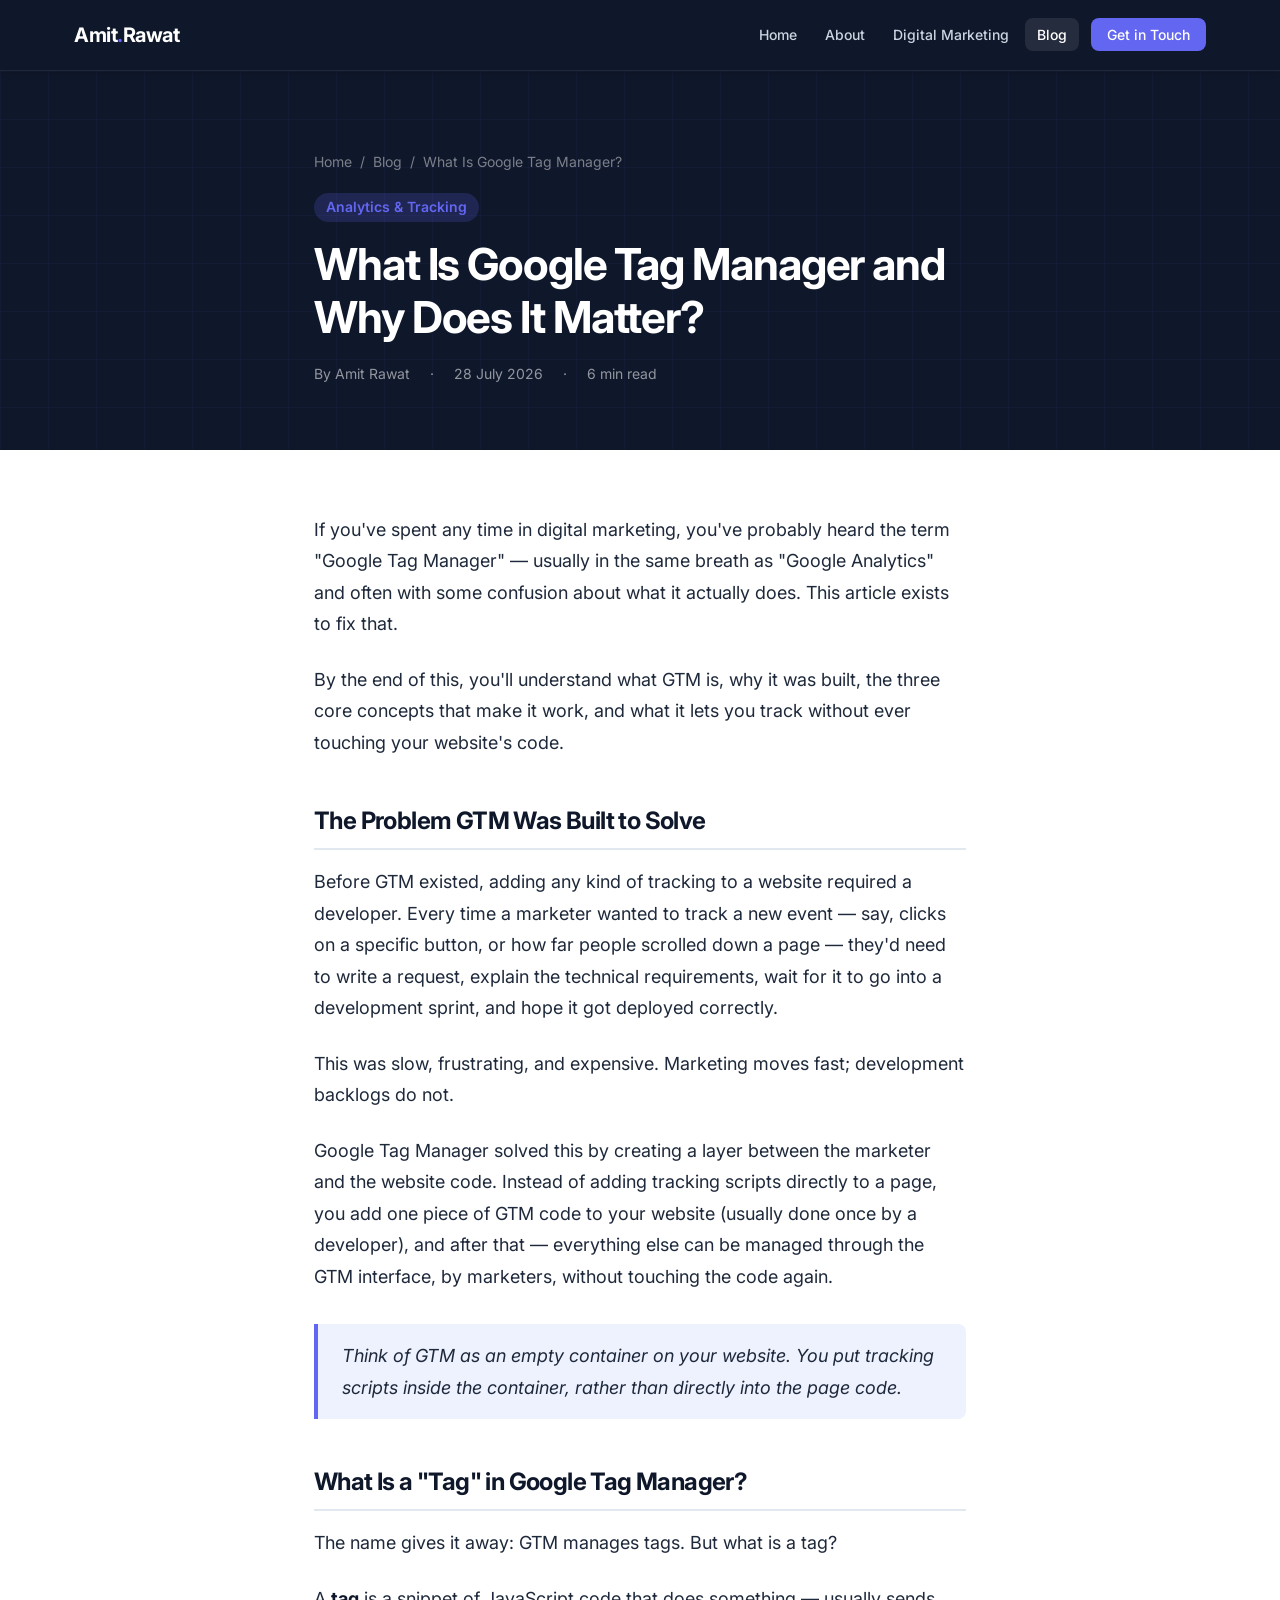
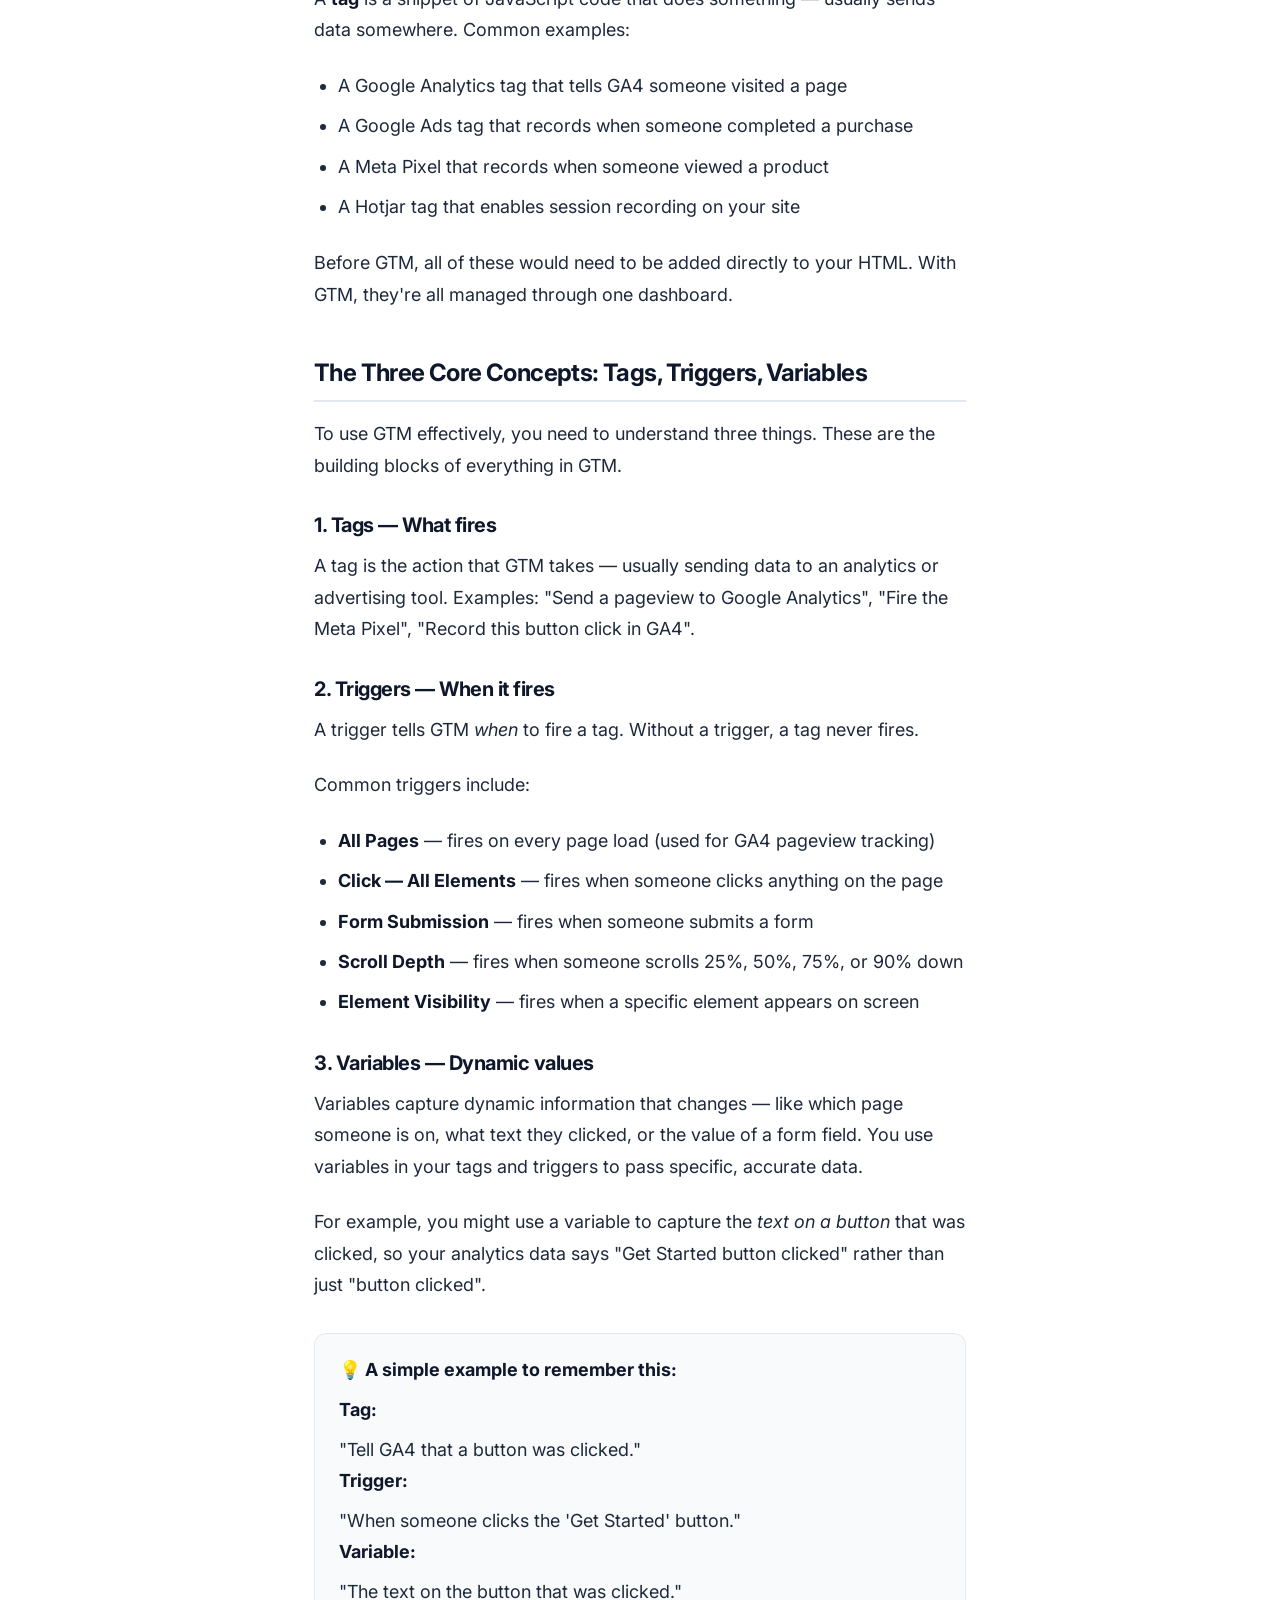
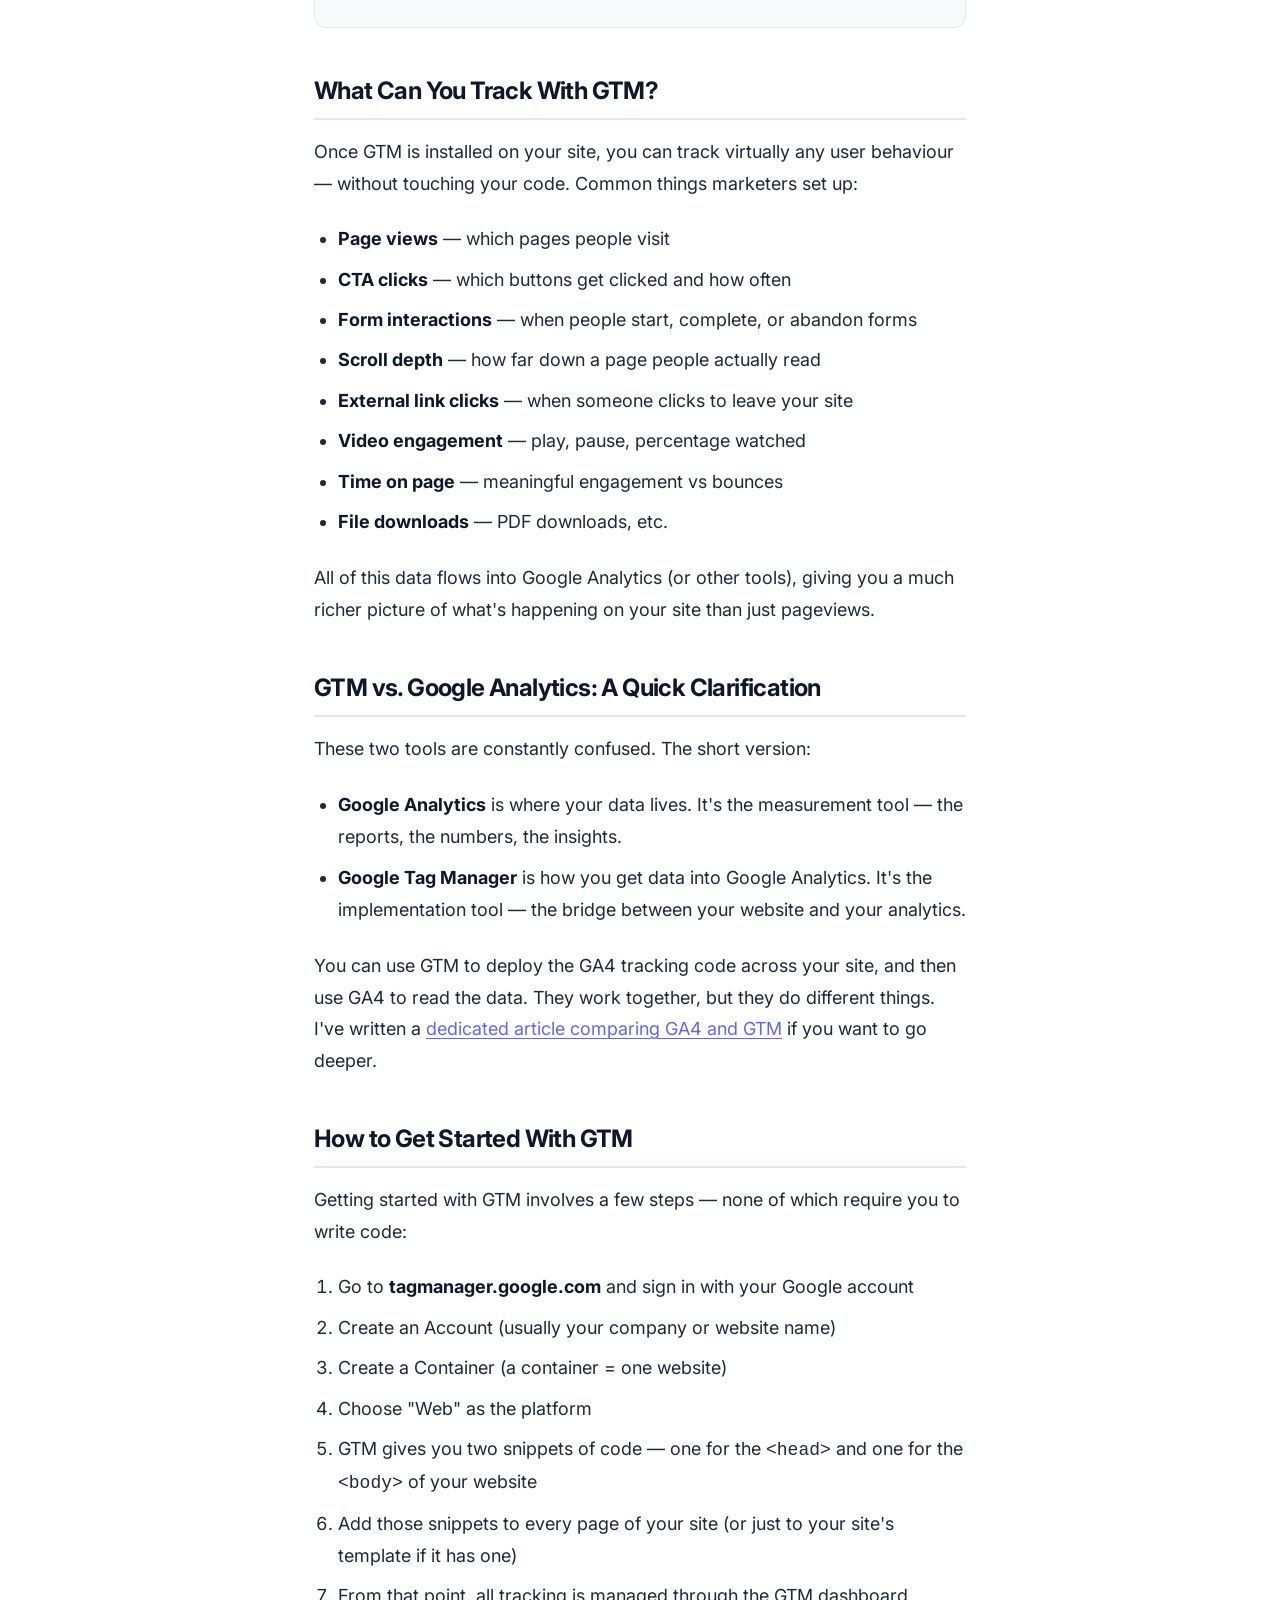
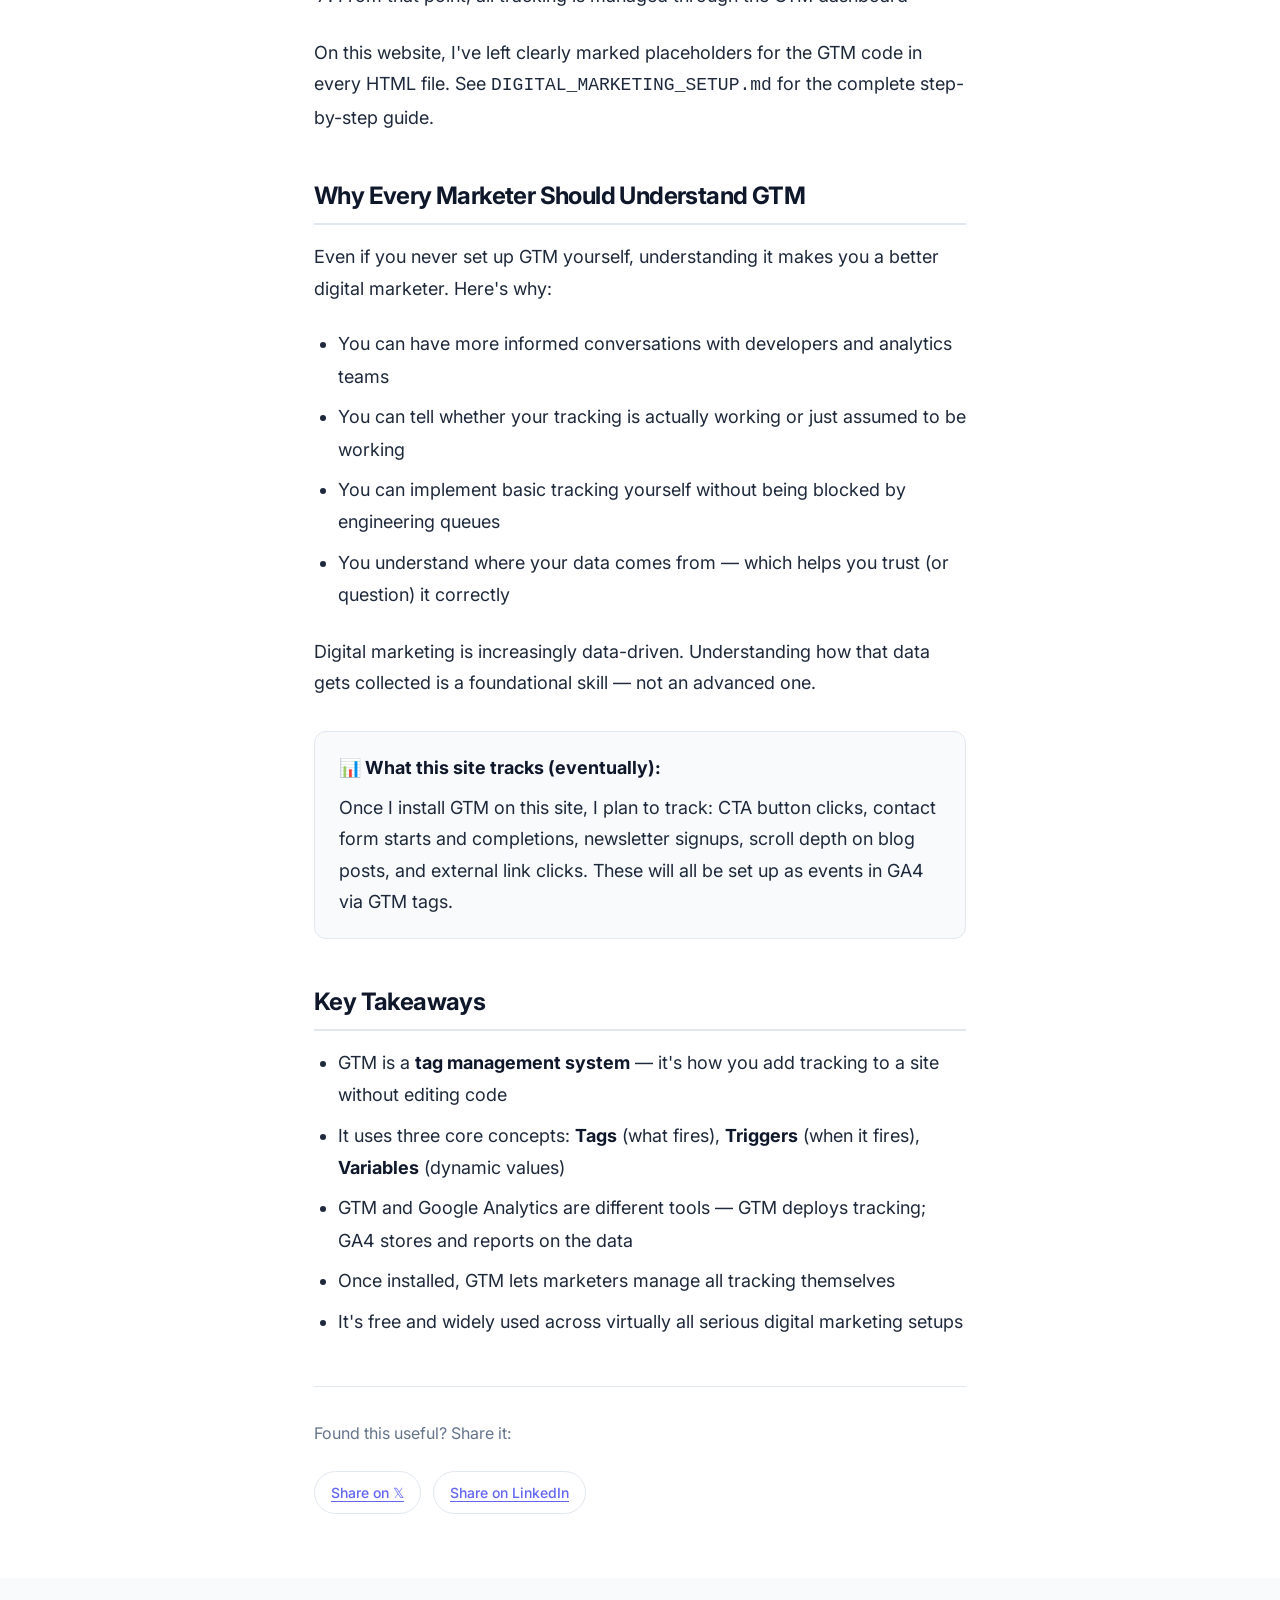
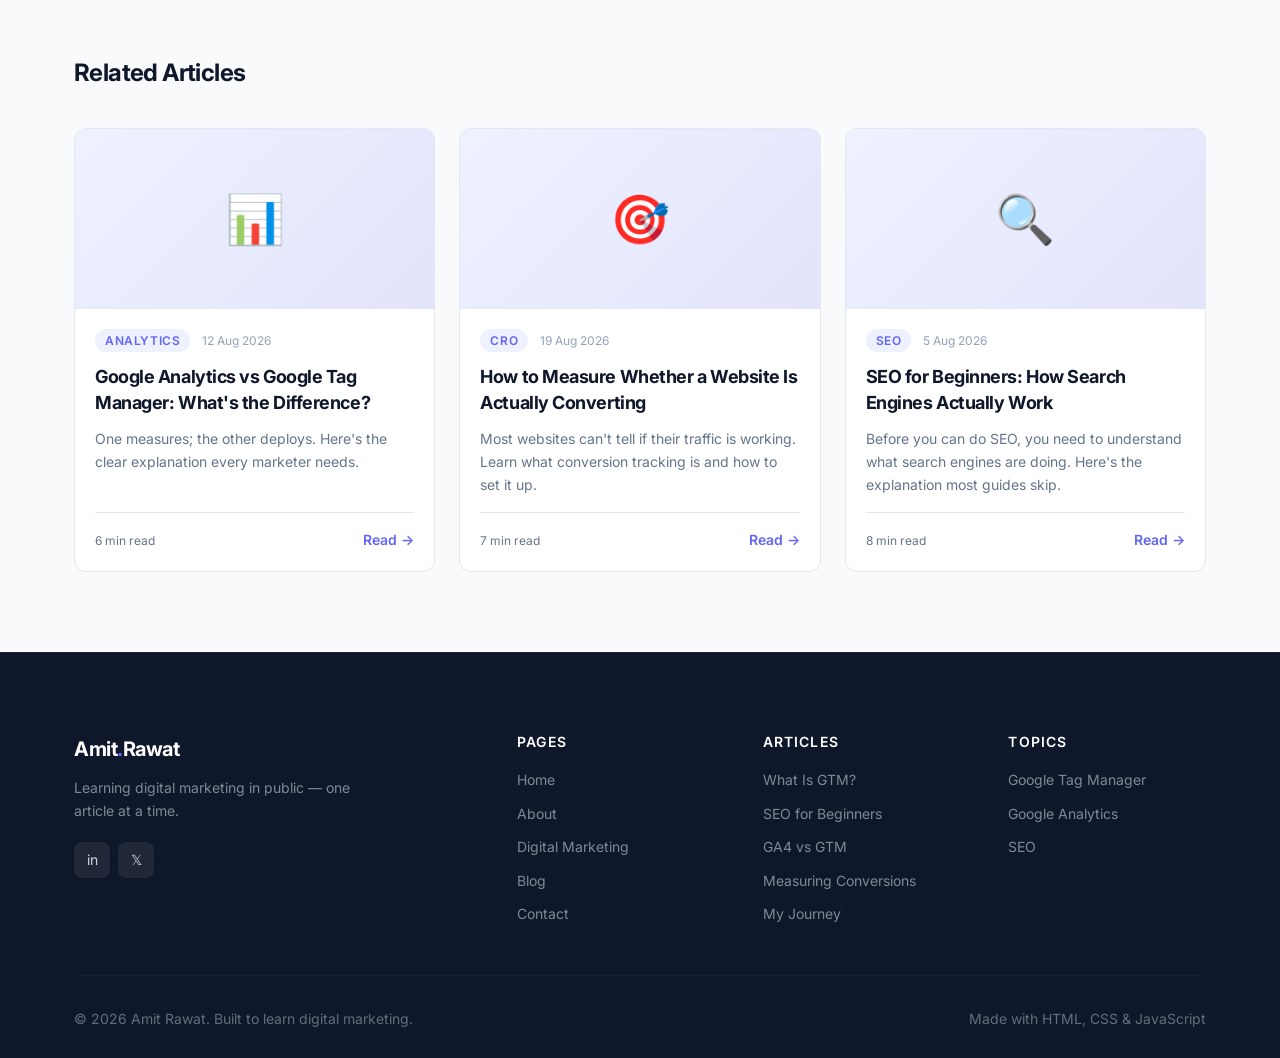
<file: blog/what-is-google-tag-manager.html>
﻿<!DOCTYPE html>
<html lang="en">
<head>
  <meta charset="UTF-8">
  <meta name="viewport" content="width=device-width, initial-scale=1.0">
  <title>What Is Google Tag Manager and Why Does It Matter? | Amit Rawat</title>
  <meta name="description" content="Google Tag Manager lets marketers add tracking to a website without touching the code. A clear, jargon-free explanation of what GTM is, how it works, and why every marketer should understand it.">
  <link rel="canonical" href="https://amit-digital-marketing.netlify.app/blog/what-is-google-tag-manager.html">

  <meta property="og:title" content="What Is Google Tag Manager and Why Does It Matter?">
  <meta property="og:description" content="GTM lets marketers add tracking to a website without touching the code. Here's a jargon-free explanation of what it is, how it works, and why it matters.">
  <meta property="og:url" content="https://amit-digital-marketing.netlify.app/blog/what-is-google-tag-manager.html">
  <meta property="og:type" content="article">
  <meta property="og:image" content="https://amit-digital-marketing.netlify.app/images/og-gtm.jpg">
  <meta property="article:author" content="Amit Rawat">
  <meta property="article:published_time" content="2026-07-28">

  <meta name="twitter:card" content="summary_large_image">
  <meta name="twitter:title" content="What Is Google Tag Manager and Why Does It Matter?">
  <meta name="twitter:description" content="GTM lets marketers add tracking to a website without touching the code. Here's a jargon-free explanation.">
  <meta name="twitter:site" content="@[YOUR-TWITTER]">

  <!-- GTM HEAD SNIPPET — uncomment and replace GTM-XXXXXXX when ready -->
  <!--
  <script>(function(w,d,s,l,i){w[l]=w[l]||[];w[l].push({'gtm.start':
  new Date().getTime(),event:'gtm.js'});var f=d.getElementsByTagName(s)[0],
  j=d.createElement(s),dl=l!='dataLayer'?'&l='+l:'';j.async=true;j.src=
  'https://www.googletagmanager.com/gtm.js?id='+i+dl;f.parentNode.insertBefore(j,f);
  })(window,document,'script','dataLayer','GTM-XXXXXXX');</script>
  -->

  <link rel="preconnect" href="https://fonts.googleapis.com">
  <link rel="preconnect" href="https://fonts.gstatic.com" crossorigin>
  <link href="https://fonts.googleapis.com/css2?family=Inter:wght@400;500;600;700;800&display=swap" rel="stylesheet">
  <link rel="stylesheet" href="../css/style.css">

  <script type="application/ld+json">
  {
    "@context": "https://schema.org",
    "@type": "BlogPosting",
    "headline": "What Is Google Tag Manager and Why Does It Matter?",
    "description": "Google Tag Manager lets marketers add tracking to a website without touching the code. A clear, jargon-free explanation.",
    "datePublished": "2026-07-28",
    "dateModified": "2026-07-28",
    "author": { "@type": "Person", "name": "Amit Rawat", "url": "https://amit-digital-marketing.netlify.app/about.html" },
    "publisher": { "@type": "Person", "name": "Amit Rawat" },
    "url": "https://amit-digital-marketing.netlify.app/blog/what-is-google-tag-manager.html",
    "image": "https://amit-digital-marketing.netlify.app/images/og-gtm.jpg",
    "keywords": ["Google Tag Manager", "GTM", "Digital Marketing", "Tracking", "Analytics"]
  }
  </script>
</head>
<body>

  <!--
  <noscript><iframe src="https://www.googletagmanager.com/ns.html?id=GTM-XXXXXXX"
  height="0" width="0" style="display:none;visibility:hidden"></iframe></noscript>
  -->

  <!-- Reading progress bar (fills as you scroll) -->
  <div class="reading-progress" role="progressbar" aria-label="Reading progress" aria-valuemin="0" aria-valuemax="100"></div>

  <a href="#main" class="skip-link">Skip to main content</a>

  <nav class="nav" role="navigation" aria-label="Main navigation">
    <div class="container nav__inner">
      <a href="../index.html" class="nav__logo" aria-label="Amit Rawat — Home">
        Amit<span class="nav__logo-dot">.</span>Rawat
      </a>
      <button class="nav__toggle" aria-label="Toggle navigation" aria-expanded="false">
        <span></span><span></span><span></span>
      </button>
      <ul class="nav__links" role="list">
        <li><a href="../index.html" class="nav__link">Home</a></li>
        <li><a href="../about.html" class="nav__link">About</a></li>
        <li><a href="../digital-marketing.html" class="nav__link">Digital Marketing</a></li>
        <li><a href="../blog.html" class="nav__link">Blog</a></li>
        <li><a href="../contact.html" class="nav__link nav__link--cta">Get in Touch</a></li>
      </ul>
    </div>
  </nav>

  <main id="main">

    <header class="post-header">
      <div class="container container--blog">
        <div class="post-header__inner">
          <nav class="breadcrumb" aria-label="Breadcrumb">
            <a href="../index.html">Home</a>
            <span class="breadcrumb__sep" aria-hidden="true">/</span>
            <a href="../blog.html">Blog</a>
            <span class="breadcrumb__sep" aria-hidden="true">/</span>
            <span aria-current="page">What Is Google Tag Manager?</span>
          </nav>
          <span class="post-header__category">Analytics &amp; Tracking</span>
          <h1 class="post-header__title">What Is Google Tag Manager and Why Does It Matter?</h1>
          <div class="post-header__meta">
            <span>By <a href="../about.html" style="color: inherit;">Amit Rawat</a></span>
            <span>·</span>
            <time datetime="2026-07-28">28 July 2026</time>
            <span>·</span>
            <span data-reading-time>7 min read</span>
          </div>
        </div>
      </div>
    </header>

    <div class="post-body">
      <div class="container container--blog">
        <article class="post-content">

          <p>
            If you've spent any time in digital marketing, you've probably heard the term "Google Tag Manager"
            — usually in the same breath as "Google Analytics" and often with some confusion about what it
            actually does. This article exists to fix that.
          </p>

          <p>
            By the end of this, you'll understand what GTM is, why it was built, the three core concepts
            that make it work, and what it lets you track without ever touching your website's code.
          </p>

          <h2>The Problem GTM Was Built to Solve</h2>

          <p>
            Before GTM existed, adding any kind of tracking to a website required a developer. Every time
            a marketer wanted to track a new event — say, clicks on a specific button, or how far people
            scrolled down a page — they'd need to write a request, explain the technical requirements,
            wait for it to go into a development sprint, and hope it got deployed correctly.
          </p>

          <p>
            This was slow, frustrating, and expensive. Marketing moves fast; development backlogs do not.
          </p>

          <p>
            Google Tag Manager solved this by creating a layer between the marketer and the website code.
            Instead of adding tracking scripts directly to a page, you add one piece of GTM code to your
            website (usually done once by a developer), and after that — everything else can be managed
            through the GTM interface, by marketers, without touching the code again.
          </p>

          <blockquote>
            <p>Think of GTM as an empty container on your website. You put tracking scripts <em>inside</em> the container, rather than directly into the page code.</p>
          </blockquote>

          <h2>What Is a "Tag" in Google Tag Manager?</h2>

          <p>
            The name gives it away: GTM manages tags. But what is a tag?
          </p>

          <p>
            A <strong>tag</strong> is a snippet of JavaScript code that does something — usually sends data
            somewhere. Common examples:
          </p>

          <ul>
            <li>A Google Analytics tag that tells GA4 someone visited a page</li>
            <li>A Google Ads tag that records when someone completed a purchase</li>
            <li>A Meta Pixel that records when someone viewed a product</li>
            <li>A Hotjar tag that enables session recording on your site</li>
          </ul>

          <p>
            Before GTM, all of these would need to be added directly to your HTML. With GTM, they're
            all managed through one dashboard.
          </p>

          <h2>The Three Core Concepts: Tags, Triggers, Variables</h2>

          <p>
            To use GTM effectively, you need to understand three things. These are the building blocks of
            everything in GTM.
          </p>

          <h3>1. Tags — What fires</h3>

          <p>
            A tag is the action that GTM takes — usually sending data to an analytics or advertising tool.
            Examples: "Send a pageview to Google Analytics", "Fire the Meta Pixel", "Record this button
            click in GA4".
          </p>

          <h3>2. Triggers — When it fires</h3>

          <p>
            A trigger tells GTM <em>when</em> to fire a tag. Without a trigger, a tag never fires.
          </p>

          <p>Common triggers include:</p>
          <ul>
            <li><strong>All Pages</strong> — fires on every page load (used for GA4 pageview tracking)</li>
            <li><strong>Click — All Elements</strong> — fires when someone clicks anything on the page</li>
            <li><strong>Form Submission</strong> — fires when someone submits a form</li>
            <li><strong>Scroll Depth</strong> — fires when someone scrolls 25%, 50%, 75%, or 90% down</li>
            <li><strong>Element Visibility</strong> — fires when a specific element appears on screen</li>
          </ul>

          <h3>3. Variables — Dynamic values</h3>

          <p>
            Variables capture dynamic information that changes — like which page someone is on, what text
            they clicked, or the value of a form field. You use variables in your tags and triggers to
            pass specific, accurate data.
          </p>

          <p>
            For example, you might use a variable to capture the <em>text on a button</em> that was clicked,
            so your analytics data says "Get Started button clicked" rather than just "button clicked".
          </p>

          <div class="callout">
            <strong>💡 A simple example to remember this:</strong>
            <p style="margin-bottom: 0;">
              <strong>Tag:</strong> "Tell GA4 that a button was clicked."<br>
              <strong>Trigger:</strong> "When someone clicks the 'Get Started' button."<br>
              <strong>Variable:</strong> "The text on the button that was clicked."
            </p>
          </div>

          <h2>What Can You Track With GTM?</h2>

          <p>
            Once GTM is installed on your site, you can track virtually any user behaviour — without
            touching your code. Common things marketers set up:
          </p>

          <ul>
            <li><strong>Page views</strong> — which pages people visit</li>
            <li><strong>CTA clicks</strong> — which buttons get clicked and how often</li>
            <li><strong>Form interactions</strong> — when people start, complete, or abandon forms</li>
            <li><strong>Scroll depth</strong> — how far down a page people actually read</li>
            <li><strong>External link clicks</strong> — when someone clicks to leave your site</li>
            <li><strong>Video engagement</strong> — play, pause, percentage watched</li>
            <li><strong>Time on page</strong> — meaningful engagement vs bounces</li>
            <li><strong>File downloads</strong> — PDF downloads, etc.</li>
          </ul>

          <p>
            All of this data flows into Google Analytics (or other tools), giving you a much richer
            picture of what's happening on your site than just pageviews.
          </p>

          <h2>GTM vs. Google Analytics: A Quick Clarification</h2>

          <p>
            These two tools are constantly confused. The short version:
          </p>

          <ul>
            <li><strong>Google Analytics</strong> is where your data lives. It's the measurement tool — the reports, the numbers, the insights.</li>
            <li><strong>Google Tag Manager</strong> is how you get data into Google Analytics. It's the implementation tool — the bridge between your website and your analytics.</li>
          </ul>

          <p>
            You can use GTM to deploy the GA4 tracking code across your site, and then use GA4 to read
            the data. They work together, but they do different things. I've written a
            <a href="google-analytics-vs-google-tag-manager.html">dedicated article comparing GA4 and GTM</a>
            if you want to go deeper.
          </p>

          <h2>How to Get Started With GTM</h2>

          <p>
            Getting started with GTM involves a few steps — none of which require you to write code:
          </p>

          <ol>
            <li>Go to <strong>tagmanager.google.com</strong> and sign in with your Google account</li>
            <li>Create an Account (usually your company or website name)</li>
            <li>Create a Container (a container = one website)</li>
            <li>Choose "Web" as the platform</li>
            <li>GTM gives you two snippets of code — one for the <code>&lt;head&gt;</code> and one for the <code>&lt;body&gt;</code> of your website</li>
            <li>Add those snippets to every page of your site (or just to your site's template if it has one)</li>
            <li>From that point, all tracking is managed through the GTM dashboard</li>
          </ol>

          <p>
            On this website, I've left clearly marked placeholders for the GTM code in every HTML file.
            See <code>DIGITAL_MARKETING_SETUP.md</code> for the complete step-by-step guide.
          </p>

          <h2>Why Every Marketer Should Understand GTM</h2>

          <p>
            Even if you never set up GTM yourself, understanding it makes you a better digital marketer.
            Here's why:
          </p>

          <ul>
            <li>You can have more informed conversations with developers and analytics teams</li>
            <li>You can tell whether your tracking is actually working or just assumed to be working</li>
            <li>You can implement basic tracking yourself without being blocked by engineering queues</li>
            <li>You understand where your data comes from — which helps you trust (or question) it correctly</li>
          </ul>

          <p>
            Digital marketing is increasingly data-driven. Understanding how that data gets collected
            is a foundational skill — not an advanced one.
          </p>

          <div class="callout">
            <strong>📊 What this site tracks (eventually):</strong>
            <p style="margin-bottom: 0;">
              Once I install GTM on this site, I plan to track: CTA button clicks, contact form starts and
              completions, newsletter signups, scroll depth on blog posts, and external link clicks. These
              will all be set up as events in GA4 via GTM tags.
            </p>
          </div>

          <h2>Key Takeaways</h2>

          <ul>
            <li>GTM is a <strong>tag management system</strong> — it's how you add tracking to a site without editing code</li>
            <li>It uses three core concepts: <strong>Tags</strong> (what fires), <strong>Triggers</strong> (when it fires), <strong>Variables</strong> (dynamic values)</li>
            <li>GTM and Google Analytics are different tools — GTM deploys tracking; GA4 stores and reports on the data</li>
            <li>Once installed, GTM lets marketers manage all tracking themselves</li>
            <li>It's free and widely used across virtually all serious digital marketing setups</li>
          </ul>

          <!-- Social sharing -->
          <div class="post-share">
            <p class="post-share__title">Found this useful? Share it:</p>
            <div class="post-share__links">
              <a href="https://twitter.com/intent/tweet?text=What+Is+Google+Tag+Manager+and+Why+Does+It+Matter%3F&url=https://amit-digital-marketing.netlify.app/blog/what-is-google-tag-manager.html" class="post-share__link" target="_blank" rel="noopener noreferrer">Share on 𝕏</a>
              <a href="https://www.linkedin.com/sharing/share-offsite/?url=https://amit-digital-marketing.netlify.app/blog/what-is-google-tag-manager.html" class="post-share__link" target="_blank" rel="noopener noreferrer">Share on LinkedIn</a>
            </div>
          </div>

        </article>
      </div>
    </div>

    <!-- Related posts -->
    <section class="related-posts" aria-labelledby="related-heading">
      <div class="container">
        <h2 class="related-posts__title" id="related-heading">Related Articles</h2>
        <div class="blog-cards">
          <article class="blog-card">
            <div class="blog-card__image" role="img" aria-label="GA4 vs GTM">📊</div>
            <div class="blog-card__body">
              <div class="blog-card__meta">
                <span class="blog-card__category">Analytics</span>
                <time class="blog-card__date" datetime="2026-08-12">12 Aug 2026</time>
              </div>
              <h3 class="blog-card__title"><a href="google-analytics-vs-google-tag-manager.html">Google Analytics vs Google Tag Manager: What's the Difference?</a></h3>
              <p class="blog-card__excerpt">One measures; the other deploys. Here's the clear explanation every marketer needs.</p>
              <div class="blog-card__footer"><span>6 min read</span><a href="google-analytics-vs-google-tag-manager.html" class="blog-card__read-more">Read →</a></div>
            </div>
          </article>
          <article class="blog-card">
            <div class="blog-card__image" role="img" aria-label="Conversions">🎯</div>
            <div class="blog-card__body">
              <div class="blog-card__meta">
                <span class="blog-card__category">CRO</span>
                <time class="blog-card__date" datetime="2026-08-19">19 Aug 2026</time>
              </div>
              <h3 class="blog-card__title"><a href="how-to-measure-conversions.html">How to Measure Whether a Website Is Actually Converting</a></h3>
              <p class="blog-card__excerpt">Most websites can't tell if their traffic is working. Learn what conversion tracking is and how to set it up.</p>
              <div class="blog-card__footer"><span>7 min read</span><a href="how-to-measure-conversions.html" class="blog-card__read-more">Read →</a></div>
            </div>
          </article>
          <article class="blog-card">
            <div class="blog-card__image" role="img" aria-label="SEO">🔍</div>
            <div class="blog-card__body">
              <div class="blog-card__meta">
                <span class="blog-card__category">SEO</span>
                <time class="blog-card__date" datetime="2026-08-05">5 Aug 2026</time>
              </div>
              <h3 class="blog-card__title"><a href="seo-for-beginners.html">SEO for Beginners: How Search Engines Actually Work</a></h3>
              <p class="blog-card__excerpt">Before you can do SEO, you need to understand what search engines are doing. Here's the explanation most guides skip.</p>
              <div class="blog-card__footer"><span>8 min read</span><a href="seo-for-beginners.html" class="blog-card__read-more">Read →</a></div>
            </div>
          </article>
        </div>
      </div>
    </section>

  </main>

  <footer class="footer" role="contentinfo">
    <div class="container">
      <div class="footer__grid">
        <div class="footer__brand">
          <a href="../index.html" class="footer__logo">Amit<span class="footer__logo-dot">.</span>Rawat</a>
          <p class="footer__tagline">Learning digital marketing in public — one article at a time.</p>
          <div class="footer__social">
            <a href="https://linkedin.com/in/[YOUR-LINKEDIN]" class="footer__social-link" aria-label="LinkedIn" target="_blank" rel="noopener noreferrer">in</a>
            <a href="https://twitter.com/[YOUR-TWITTER]" class="footer__social-link" aria-label="Twitter" target="_blank" rel="noopener noreferrer">𝕏</a>
          </div>
        </div>
        <div>
          <h3 class="footer__col-title">Pages</h3>
          <ul class="footer__links" role="list">
            <li><a href="../index.html" class="footer__link">Home</a></li>
            <li><a href="../about.html" class="footer__link">About</a></li>
            <li><a href="../digital-marketing.html" class="footer__link">Digital Marketing</a></li>
            <li><a href="../blog.html" class="footer__link">Blog</a></li>
            <li><a href="../contact.html" class="footer__link">Contact</a></li>
          </ul>
        </div>
        <div>
          <h3 class="footer__col-title">Articles</h3>
          <ul class="footer__links" role="list">
            <li><a href="what-is-google-tag-manager.html" class="footer__link">What Is GTM?</a></li>
            <li><a href="seo-for-beginners.html" class="footer__link">SEO for Beginners</a></li>
            <li><a href="google-analytics-vs-google-tag-manager.html" class="footer__link">GA4 vs GTM</a></li>
            <li><a href="how-to-measure-conversions.html" class="footer__link">Measuring Conversions</a></li>
            <li><a href="my-digital-marketing-journey.html" class="footer__link">My Journey</a></li>
          </ul>
        </div>
        <div>
          <h3 class="footer__col-title">Topics</h3>
          <ul class="footer__links" role="list">
            <li><a href="../digital-marketing.html#gtm" class="footer__link">Google Tag Manager</a></li>
            <li><a href="../digital-marketing.html#analytics" class="footer__link">Google Analytics</a></li>
            <li><a href="../digital-marketing.html#seo" class="footer__link">SEO</a></li>
          </ul>
        </div>
      </div>
      <div class="footer__bottom">
        <span>© 2026 Amit Rawat. Built to learn digital marketing.</span>
        <span>Made with HTML, CSS &amp; JavaScript</span>
      </div>
    </div>
  </footer>

  <script src="../js/main.js"></script>
</body>
</html>
</file>
<file: css/style.css>
/* =====================================================
   DIGITAL MARKETING PRACTICE SITE — MAIN STYLESHEET
   =====================================================
   To change colors: edit "--color-*" variables below
   To change fonts: edit "--font-sans" variable
   ===================================================== */

/* ======================================
   1. DESIGN TOKENS
   ====================================== */
:root {
  --color-primary: #0f172a;
  --color-accent: #6366f1;
  --color-accent-dark: #4f46e5;
  --color-accent-light: #eef2ff;
  --color-text: #1e293b;
  --color-text-muted: #64748b;
  --color-text-light: #94a3b8;
  --color-text-on-dark: #cbd5e1;
  --color-bg: #ffffff;
  --color-bg-alt: #f8fafc;
  --color-bg-dark: #0f172a;
  --color-bg-dark-2: #1e293b;
  --color-border: #e2e8f0;

  --font-sans: 'Inter', -apple-system, BlinkMacSystemFont, 'Segoe UI', sans-serif;

  --text-xs: 0.75rem;
  --text-sm: 0.875rem;
  --text-base: 1rem;
  --text-lg: 1.125rem;
  --text-xl: 1.25rem;
  --text-2xl: 1.5rem;
  --text-3xl: 1.875rem;
  --text-4xl: 2.25rem;
  --text-5xl: 3rem;

  --container-max: 1180px;
  --container-narrow: 780px;
  --container-blog: 700px;

  --space-1: 0.25rem; --space-2: 0.5rem; --space-3: 0.75rem;
  --space-4: 1rem;    --space-5: 1.25rem; --space-6: 1.5rem;
  --space-8: 2rem;    --space-10: 2.5rem; --space-12: 3rem;
  --space-16: 4rem;   --space-20: 5rem;   --space-24: 6rem;

  --radius-sm: 4px; --radius: 8px; --radius-md: 12px;
  --radius-lg: 16px; --radius-full: 9999px;

  --shadow-sm: 0 1px 2px rgba(0,0,0,0.05);
  --shadow: 0 1px 3px rgba(0,0,0,0.1), 0 1px 2px rgba(0,0,0,0.06);
  --shadow-md: 0 4px 6px -1px rgba(0,0,0,0.1), 0 2px 4px -1px rgba(0,0,0,0.06);
  --shadow-lg: 0 10px 15px -3px rgba(0,0,0,0.1), 0 4px 6px -2px rgba(0,0,0,0.05);
  --shadow-xl: 0 20px 25px -5px rgba(0,0,0,0.1);

  --transition: 200ms ease;
  --transition-slow: 300ms ease;
}

/* ======================================
   2. RESET & BASE
   ====================================== */
*, *::before, *::after { box-sizing: border-box; margin: 0; padding: 0; }
html { scroll-behavior: smooth; font-size: 16px; -webkit-text-size-adjust: 100%; }
body {
  font-family: var(--font-sans);
  font-size: var(--text-base);
  line-height: 1.6;
  color: var(--color-text);
  background: var(--color-bg);
  -webkit-font-smoothing: antialiased;
}
img, video { max-width: 100%; height: auto; display: block; }
a { color: var(--color-accent); text-decoration: none; transition: color var(--transition); }
a:hover { color: var(--color-accent-dark); }
ul, ol { list-style: none; }
button { cursor: pointer; border: none; background: none; font-family: inherit; font-size: inherit; }
input, textarea, select { font-family: inherit; font-size: inherit; }

/* ======================================
   3. ACCESSIBILITY
   ====================================== */
.skip-link {
  position: absolute; top: -100%; left: var(--space-4);
  padding: var(--space-2) var(--space-4);
  background: var(--color-accent); color: white;
  font-weight: 600; border-radius: var(--radius);
  z-index: 9999; transition: top var(--transition);
}
.skip-link:focus { top: var(--space-4); }
:focus-visible { outline: 2px solid var(--color-accent); outline-offset: 2px; }

/* ======================================
   4. TYPOGRAPHY
   ====================================== */
h1, h2, h3, h4, h5, h6 {
  font-weight: 700; line-height: 1.25;
  color: var(--color-primary); letter-spacing: -0.025em;
}
h1 { font-size: var(--text-4xl); }
h2 { font-size: var(--text-3xl); }
h3 { font-size: var(--text-2xl); }
h4 { font-size: var(--text-xl); }
h5 { font-size: var(--text-lg); }
p { margin-bottom: var(--space-4); line-height: 1.75; }
p:last-child { margin-bottom: 0; }

/* ======================================
   5. LAYOUT
   ====================================== */
.container { max-width: var(--container-max); margin: 0 auto; padding: 0 var(--space-6); }
.container--narrow { max-width: var(--container-narrow); }
.container--blog { max-width: var(--container-blog); }
.section { padding: var(--space-24) 0; }
.section--sm { padding: var(--space-16) 0; }
.section--alt { background: var(--color-bg-alt); }
.section--dark { background: var(--color-bg-dark); color: var(--color-text-on-dark); }

.section__header { text-align: center; margin-bottom: var(--space-16); }
.section__eyebrow {
  display: inline-block; font-size: var(--text-sm); font-weight: 600;
  color: var(--color-accent); text-transform: uppercase;
  letter-spacing: 0.1em; margin-bottom: var(--space-3);
}
.section__title { margin-bottom: var(--space-4); }
.section__description {
  font-size: var(--text-lg); color: var(--color-text-muted);
  max-width: 580px; margin: 0 auto;
}

/* ======================================
   6. BUTTONS
   ====================================== */
.btn {
  display: inline-flex; align-items: center; gap: var(--space-2);
  padding: 0.75rem 1.5rem; font-size: var(--text-base);
  font-weight: 600; line-height: 1; border-radius: var(--radius);
  transition: all var(--transition); white-space: nowrap;
  border: 2px solid transparent;
}
.btn--primary { background: var(--color-accent); color: white; border-color: var(--color-accent); }
.btn--primary:hover {
  background: var(--color-accent-dark); border-color: var(--color-accent-dark);
  color: white; transform: translateY(-1px); box-shadow: var(--shadow-md);
}
.btn--secondary { background: transparent; color: var(--color-accent); border-color: var(--color-accent); }
.btn--secondary:hover { background: var(--color-accent-light); color: var(--color-accent-dark); }
.btn--white { background: white; color: var(--color-accent); border-color: white; }
.btn--white:hover { background: var(--color-accent-light); color: var(--color-accent-dark); border-color: var(--color-accent-light); }
.btn--outline-white { background: transparent; color: white; border-color: rgba(255,255,255,0.4); }
.btn--outline-white:hover { background: rgba(255,255,255,0.1); border-color: white; color: white; }
.btn--sm { padding: 0.5rem 1rem; font-size: var(--text-sm); }
.btn--lg { padding: 1rem 2rem; font-size: var(--text-lg); }

/* ======================================
   7. NAVIGATION
   ====================================== */
.nav {
  position: sticky; top: 0; z-index: 100;
  background: var(--color-bg-dark);
  border-bottom: 1px solid rgba(255,255,255,0.07);
  box-shadow: var(--shadow-md);
}
.nav__inner {
  display: flex; align-items: center;
  justify-content: space-between; height: 70px;
}
.nav__logo {
  font-size: var(--text-xl); font-weight: 700; color: white;
  text-decoration: none; letter-spacing: -0.025em; flex-shrink: 0;
}
.nav__logo:hover { color: var(--color-accent); }
.nav__logo-dot { color: var(--color-accent); }
.nav__links { display: flex; align-items: center; gap: var(--space-1); }
.nav__link {
  padding: var(--space-2) var(--space-3); font-size: var(--text-sm); font-weight: 500;
  color: var(--color-text-on-dark); border-radius: var(--radius); transition: all var(--transition);
}
.nav__link:hover, .nav__link.is-active { color: white; background: rgba(255,255,255,0.09); }
.nav__link--cta {
  margin-left: var(--space-2); background: var(--color-accent);
  color: white !important; padding: var(--space-2) var(--space-4);
}
.nav__link--cta:hover { background: var(--color-accent-dark) !important; }

.nav__toggle {
  display: none; flex-direction: column; justify-content: center;
  gap: 5px; width: 38px; height: 38px; padding: 7px;
  border: 1px solid rgba(255,255,255,0.2); border-radius: var(--radius-sm);
}
.nav__toggle:hover { background: rgba(255,255,255,0.08); }
.nav__toggle span {
  display: block; width: 100%; height: 2px;
  background: white; border-radius: 2px; transition: all var(--transition);
}
.nav__toggle.is-active span:nth-child(1) { transform: translateY(7px) rotate(45deg); }
.nav__toggle.is-active span:nth-child(2) { opacity: 0; transform: scaleX(0); }
.nav__toggle.is-active span:nth-child(3) { transform: translateY(-7px) rotate(-45deg); }

/* ======================================
   8. HERO
   ====================================== */
.hero {
  background: var(--color-bg-dark);
  padding: var(--space-24) 0 var(--space-20);
  position: relative; overflow: hidden;
}
.hero::before {
  content: '';
  position: absolute; inset: 0;
  background-image:
    linear-gradient(rgba(99,102,241,0.06) 1px, transparent 1px),
    linear-gradient(90deg, rgba(99,102,241,0.06) 1px, transparent 1px);
  background-size: 48px 48px;
}
.hero__inner { position: relative; max-width: 780px; }
.hero__eyebrow {
  display: inline-flex; align-items: center; gap: var(--space-2);
  padding: var(--space-1) var(--space-4);
  background: rgba(99,102,241,0.15); color: var(--color-accent);
  border: 1px solid rgba(99,102,241,0.3); border-radius: var(--radius-full);
  font-size: var(--text-sm); font-weight: 500; margin-bottom: var(--space-6);
}
.hero__title {
  font-size: clamp(2rem, 5vw, var(--text-5xl));
  font-weight: 800; color: white; line-height: 1.15;
  margin-bottom: var(--space-6); letter-spacing: -0.03em;
}
.hero__title .accent { color: var(--color-accent); }
.hero__description {
  font-size: var(--text-lg); color: var(--color-text-on-dark);
  max-width: 580px; margin-bottom: var(--space-10);
  opacity: 0.85; line-height: 1.75;
}
.hero__actions { display: flex; gap: var(--space-4); flex-wrap: wrap; }

/* Page hero (inner pages) */
.page-hero {
  background: var(--color-bg-dark);
  padding: var(--space-20) 0; text-align: center;
  position: relative; overflow: hidden;
}
.page-hero::before {
  content: '';
  position: absolute; inset: 0;
  background-image:
    linear-gradient(rgba(99,102,241,0.05) 1px, transparent 1px),
    linear-gradient(90deg, rgba(99,102,241,0.05) 1px, transparent 1px);
  background-size: 48px 48px;
}
.page-hero__inner { position: relative; }
.page-hero__eyebrow {
  display: inline-block; font-size: var(--text-sm); font-weight: 600;
  color: var(--color-accent); text-transform: uppercase;
  letter-spacing: 0.1em; margin-bottom: var(--space-3);
}
.page-hero__title {
  font-size: clamp(1.75rem, 4vw, var(--text-4xl));
  color: white; margin-bottom: var(--space-4);
}
.page-hero__description {
  font-size: var(--text-lg); color: var(--color-text-on-dark);
  max-width: 580px; margin: 0 auto; opacity: 0.82;
}

/* ======================================
   9. CARDS
   ====================================== */
.card {
  background: white; border: 1px solid var(--color-border);
  border-radius: var(--radius-md); padding: var(--space-6);
  transition: all var(--transition-slow);
}
.card:hover {
  box-shadow: var(--shadow-lg); transform: translateY(-2px);
  border-color: rgba(99,102,241,0.3);
}
.card__icon {
  width: 48px; height: 48px;
  background: var(--color-accent-light); border-radius: var(--radius);
  display: flex; align-items: center; justify-content: center;
  font-size: 1.5rem; margin-bottom: var(--space-4);
}
.card__title {
  font-size: var(--text-lg); font-weight: 600;
  color: var(--color-primary); margin-bottom: var(--space-2);
}
.card__description {
  color: var(--color-text-muted); font-size: var(--text-sm);
  line-height: 1.65; margin-bottom: 0;
}

/* ======================================
   10. BLOG CARDS
   ====================================== */
.blog-cards { display: grid; grid-template-columns: repeat(3, 1fr); gap: var(--space-6); }

.blog-card {
  background: white; border: 1px solid var(--color-border);
  border-radius: var(--radius-md); overflow: hidden;
  transition: all var(--transition-slow);
  display: flex; flex-direction: column;
}
.blog-card:hover {
  box-shadow: var(--shadow-xl); transform: translateY(-3px); border-color: transparent;
}
.blog-card__image {
  background: linear-gradient(135deg, var(--color-accent-light), rgba(99,102,241,0.18));
  height: 180px; display: flex; align-items: center;
  justify-content: center; font-size: 3rem;
}
.blog-card__body { padding: var(--space-5); flex: 1; display: flex; flex-direction: column; }
.blog-card__meta { display: flex; align-items: center; gap: var(--space-3); margin-bottom: var(--space-3); }
.blog-card__category {
  display: inline-block; padding: 2px 10px;
  background: var(--color-accent-light); color: var(--color-accent);
  font-size: var(--text-xs); font-weight: 600;
  border-radius: var(--radius-full); text-transform: uppercase; letter-spacing: 0.05em;
}
.blog-card__date { font-size: var(--text-xs); color: var(--color-text-light); }
.blog-card__title {
  font-size: var(--text-lg); font-weight: 700; color: var(--color-primary);
  margin-bottom: var(--space-3); line-height: 1.4;
}
.blog-card__title a { color: inherit; }
.blog-card__title a:hover { color: var(--color-accent); }
.blog-card__excerpt {
  color: var(--color-text-muted); font-size: var(--text-sm);
  line-height: 1.65; flex: 1; margin-bottom: var(--space-4);
}
.blog-card__footer {
  display: flex; align-items: center; justify-content: space-between;
  padding-top: var(--space-4); border-top: 1px solid var(--color-border);
  font-size: var(--text-xs); color: var(--color-text-muted);
}
.blog-card__read-more { font-size: var(--text-sm); font-weight: 600; color: var(--color-accent); }
.blog-card__read-more:hover { color: var(--color-accent-dark); }

/* ======================================
   11. BLOG POST PAGE
   ====================================== */
.reading-progress {
  position: fixed; top: 0; left: 0; width: 0%;
  height: 3px; background: var(--color-accent); z-index: 9999;
  transition: width 80ms linear;
}
.post-header {
  background: var(--color-bg-dark);
  padding: var(--space-20) 0 var(--space-16);
  position: relative; overflow: hidden;
}
.post-header::before {
  content: '';
  position: absolute; inset: 0;
  background-image:
    linear-gradient(rgba(99,102,241,0.05) 1px, transparent 1px),
    linear-gradient(90deg, rgba(99,102,241,0.05) 1px, transparent 1px);
  background-size: 48px 48px;
}
.post-header__inner { position: relative; }
.breadcrumb {
  display: flex; align-items: center; gap: var(--space-2);
  font-size: var(--text-sm); color: rgba(255,255,255,0.45);
  margin-bottom: var(--space-5);
}
.breadcrumb a { color: inherit; }
.breadcrumb a:hover { color: rgba(255,255,255,0.8); }
.post-header__category {
  display: inline-block; padding: 3px 12px;
  background: rgba(99,102,241,0.2); color: var(--color-accent);
  font-size: var(--text-sm); font-weight: 600; border-radius: var(--radius-full);
  margin-bottom: var(--space-4);
}
.post-header__title {
  font-size: clamp(1.75rem, 4vw, 2.75rem);
  color: white; margin-bottom: var(--space-5); line-height: 1.2;
}
.post-header__meta {
  display: flex; align-items: center; flex-wrap: wrap;
  gap: var(--space-5); color: rgba(255,255,255,0.55); font-size: var(--text-sm);
}
.post-body { padding: var(--space-16) 0; }
.post-content { font-size: var(--text-lg); line-height: 1.8; color: var(--color-text); }
.post-content h2 {
  font-size: var(--text-2xl); margin-top: var(--space-12); margin-bottom: var(--space-4);
  padding-bottom: var(--space-3); border-bottom: 2px solid var(--color-border);
}
.post-content h3 { font-size: var(--text-xl); margin-top: var(--space-8); margin-bottom: var(--space-3); }
.post-content p { margin-bottom: var(--space-6); }
.post-content ul, .post-content ol {
  margin-bottom: var(--space-6); padding-left: var(--space-6); list-style: disc;
}
.post-content ol { list-style: decimal; }
.post-content li { margin-bottom: var(--space-2); }
.post-content a { color: var(--color-accent); text-decoration: underline; text-underline-offset: 3px; }
.post-content strong { font-weight: 700; color: var(--color-primary); }
.post-content blockquote {
  border-left: 4px solid var(--color-accent);
  padding: var(--space-4) var(--space-6); margin: var(--space-8) 0;
  background: var(--color-accent-light);
  border-radius: 0 var(--radius) var(--radius) 0;
  font-style: italic;
}
.post-content blockquote p { margin-bottom: 0; }
.callout {
  background: var(--color-bg-alt); border: 1px solid var(--color-border);
  border-radius: var(--radius-md); padding: var(--space-5) var(--space-6);
  margin: var(--space-8) 0;
}
.callout strong { display: block; margin-bottom: var(--space-2); }
.post-share {
  margin-top: var(--space-12); padding-top: var(--space-8);
  border-top: 1px solid var(--color-border);
}
.post-share__title { font-size: var(--text-base); color: var(--color-text-muted); margin-bottom: var(--space-4); }
.post-share__links { display: flex; gap: var(--space-3); }
.post-share__link {
  display: inline-flex; align-items: center; gap: var(--space-2);
  padding: var(--space-2) var(--space-4); border: 1.5px solid var(--color-border);
  border-radius: var(--radius-full); font-size: var(--text-sm); font-weight: 500;
  color: var(--color-text-muted); transition: all var(--transition);
}
.post-share__link:hover { border-color: var(--color-accent); color: var(--color-accent); }

.related-posts { background: var(--color-bg-alt); padding: var(--space-20) 0; }
.related-posts__title { font-size: var(--text-2xl); margin-bottom: var(--space-10); }

/* ======================================
   12. FORMS
   ====================================== */
.form-group { margin-bottom: var(--space-5); }
.form-label { display: block; font-size: var(--text-sm); font-weight: 600; color: var(--color-primary); margin-bottom: var(--space-2); }
.form-input, .form-textarea, .form-select {
  width: 100%; padding: 0.75rem 1rem;
  color: var(--color-text); background: white;
  border: 1.5px solid var(--color-border); border-radius: var(--radius);
  transition: border-color var(--transition), box-shadow var(--transition);
  appearance: none;
}
.form-input:focus, .form-textarea:focus, .form-select:focus {
  outline: none; border-color: var(--color-accent);
  box-shadow: 0 0 0 3px rgba(99,102,241,0.12);
}
.form-input::placeholder, .form-textarea::placeholder { color: var(--color-text-light); }
.form-textarea { resize: vertical; min-height: 140px; }

.demo-notice {
  display: flex; align-items: flex-start; gap: var(--space-3);
  padding: var(--space-4); background: #fef9c3;
  border: 1px solid #fde047; border-radius: var(--radius);
  margin-bottom: var(--space-6); font-size: var(--text-sm); color: #713f12;
}
.form-success {
  display: none; padding: var(--space-4);
  background: #dcfce7; border: 1px solid #86efac;
  border-radius: var(--radius); color: #166534;
  font-size: var(--text-sm); font-weight: 500; margin-top: var(--space-4);
}
.form-success.is-visible { display: block; }

/* ======================================
   13. NEWSLETTER
   ====================================== */
.newsletter {
  background: linear-gradient(135deg, var(--color-bg-dark) 0%, var(--color-bg-dark-2) 100%);
  padding: var(--space-20) 0; text-align: center;
}
.newsletter__inner { max-width: 540px; margin: 0 auto; }
.newsletter__title { color: white; font-size: var(--text-3xl); margin-bottom: var(--space-4); }
.newsletter__description {
  color: var(--color-text-on-dark); opacity: 0.75;
  margin-bottom: var(--space-8); font-size: var(--text-lg);
}
.newsletter__form { display: flex; gap: var(--space-3); margin: 0 auto var(--space-4); }
.newsletter__input {
  flex: 1; padding: 0.75rem 1rem;
  border: 1.5px solid rgba(255,255,255,0.15); border-radius: var(--radius);
  background: rgba(255,255,255,0.07); color: white; transition: all var(--transition);
}
.newsletter__input:focus {
  outline: none; border-color: var(--color-accent); background: rgba(255,255,255,0.11);
}
.newsletter__input::placeholder { color: rgba(255,255,255,0.45); }
.newsletter__notice { font-size: var(--text-xs); color: rgba(255,255,255,0.4); margin-top: var(--space-3); }
.newsletter__demo-note {
  display: inline-block; margin-top: var(--space-4); padding: var(--space-2) var(--space-4);
  background: rgba(245,158,11,0.15); border: 1px solid rgba(245,158,11,0.3);
  border-radius: var(--radius-full); font-size: var(--text-xs); color: #fbbf24;
}

/* ======================================
   14. FOOTER
   ====================================== */
.footer {
  background: var(--color-bg-dark);
  border-top: 1px solid rgba(255,255,255,0.06);
  padding: var(--space-20) 0 var(--space-8);
}
.footer__grid {
  display: grid; grid-template-columns: 2fr 1fr 1fr 1fr;
  gap: var(--space-12); margin-bottom: var(--space-12);
}
.footer__brand { max-width: 280px; }
.footer__logo {
  font-size: var(--text-xl); font-weight: 700; color: white;
  display: block; margin-bottom: var(--space-3); letter-spacing: -0.025em;
}
.footer__logo:hover { color: var(--color-accent); }
.footer__logo-dot { color: var(--color-accent); }
.footer__tagline {
  color: var(--color-text-on-dark); font-size: var(--text-sm);
  opacity: 0.6; margin-bottom: var(--space-5); line-height: 1.6;
}
.footer__social { display: flex; gap: var(--space-2); }
.footer__social-link {
  display: flex; align-items: center; justify-content: center;
  width: 36px; height: 36px; background: rgba(255,255,255,0.07);
  border-radius: var(--radius); color: var(--color-text-on-dark);
  font-size: var(--text-sm); transition: all var(--transition);
}
.footer__social-link:hover { background: var(--color-accent); color: white; }
.footer__col-title {
  font-size: var(--text-sm); font-weight: 600; color: white;
  margin-bottom: var(--space-4); text-transform: uppercase; letter-spacing: 0.08em;
}
.footer__links { display: flex; flex-direction: column; gap: var(--space-2); }
.footer__link {
  color: var(--color-text-on-dark); opacity: 0.6;
  font-size: var(--text-sm); transition: all var(--transition);
}
.footer__link:hover { opacity: 1; color: var(--color-accent); }
.footer__bottom {
  display: flex; align-items: center; justify-content: space-between;
  padding-top: var(--space-8); border-top: 1px solid rgba(255,255,255,0.07);
  font-size: var(--text-sm); color: var(--color-text-on-dark); opacity: 0.45;
}

/* ======================================
   15. ABOUT PAGE
   ====================================== */
.about-layout { display: grid; grid-template-columns: 1fr 2fr; gap: var(--space-16); align-items: start; }
.about-avatar {
  background: linear-gradient(135deg, var(--color-accent-light), rgba(99,102,241,0.2));
  border-radius: var(--radius-lg); aspect-ratio: 1;
  display: flex; align-items: center; justify-content: center;
  font-size: 5rem; overflow: hidden; border: 1px solid var(--color-border);
}
.about-avatar img { width: 100%; height: 100%; object-fit: cover; border-radius: var(--radius-lg); }
.about-stats { display: flex; gap: var(--space-8); flex-wrap: wrap; margin-top: var(--space-8); }
.about-stat { }
.about-stat__number {
  font-size: var(--text-3xl); font-weight: 800; color: var(--color-accent);
  line-height: 1; display: block; margin-bottom: var(--space-1);
}
.about-stat__label { font-size: var(--text-sm); color: var(--color-text-muted); }
.timeline { position: relative; padding-left: var(--space-8); }
.timeline::before {
  content: ''; position: absolute; left: 11px; top: 8px;
  bottom: 0; width: 2px; background: var(--color-border);
}
.timeline__item { position: relative; margin-bottom: var(--space-8); }
.timeline__item::before {
  content: ''; position: absolute; left: -28px; top: 8px;
  width: 12px; height: 12px; border-radius: 50%;
  background: var(--color-accent); border: 2px solid white;
  box-shadow: 0 0 0 3px var(--color-accent-light);
}
.timeline__date { font-size: var(--text-sm); color: var(--color-accent); font-weight: 600; margin-bottom: var(--space-1); }
.timeline__title { font-size: var(--text-lg); font-weight: 600; color: var(--color-primary); margin-bottom: var(--space-1); }
.timeline__body { font-size: var(--text-sm); color: var(--color-text-muted); }

/* ======================================
   16. DIGITAL MARKETING PAGE
   ====================================== */
.dm-grid {
  display: grid; grid-template-columns: repeat(auto-fit, minmax(300px, 1fr));
  gap: var(--space-6);
}
.dm-card {
  background: white; border: 1px solid var(--color-border);
  border-radius: var(--radius-md); padding: var(--space-6);
  transition: all var(--transition-slow);
}
.dm-card:hover { box-shadow: var(--shadow-lg); transform: translateY(-2px); border-color: rgba(99,102,241,0.3); }
.dm-card__icon {
  width: 52px; height: 52px; background: var(--color-accent-light);
  border-radius: var(--radius); display: flex; align-items: center;
  justify-content: center; font-size: 1.5rem; margin-bottom: var(--space-4);
}
.dm-card__title { font-size: var(--text-xl); font-weight: 700; color: var(--color-primary); margin-bottom: var(--space-2); }
.dm-card__description { color: var(--color-text-muted); font-size: var(--text-sm); line-height: 1.7; margin-bottom: var(--space-4); }
.dm-card__topics { display: flex; flex-wrap: wrap; gap: var(--space-2); }
.dm-card__topic {
  display: inline-block; padding: 2px 10px;
  background: var(--color-bg-alt); border: 1px solid var(--color-border);
  border-radius: var(--radius-full); font-size: var(--text-xs);
  color: var(--color-text-muted);
}

/* ======================================
   17. BLOG LISTING PAGE
   ====================================== */
.blog-filters { display: flex; gap: var(--space-2); flex-wrap: wrap; margin-bottom: var(--space-10); }
.blog-filter {
  padding: var(--space-2) var(--space-4); font-size: var(--text-sm); font-weight: 500;
  border: 1.5px solid var(--color-border); border-radius: var(--radius-full);
  background: white; color: var(--color-text-muted); cursor: pointer; transition: all var(--transition);
}
.blog-filter:hover, .blog-filter.is-active {
  border-color: var(--color-accent); color: var(--color-accent); background: var(--color-accent-light);
}
.blog-grid { display: grid; grid-template-columns: repeat(2, 1fr); gap: var(--space-6); }

/* ======================================
   18. CTA SECTION
   ====================================== */
.cta-section { background: var(--color-accent); padding: var(--space-20) 0; text-align: center; }
.cta-section__title { color: white; font-size: var(--text-3xl); margin-bottom: var(--space-4); }
.cta-section__description {
  color: rgba(255,255,255,0.85); font-size: var(--text-lg);
  max-width: 520px; margin: 0 auto var(--space-8);
}

/* ======================================
   19. UTILITIES
   ====================================== */
.sr-only {
  position: absolute; width: 1px; height: 1px; padding: 0;
  margin: -1px; overflow: hidden; clip: rect(0,0,0,0); white-space: nowrap;
}
.text-center { text-align: center; }
.text-muted { color: var(--color-text-muted); }
.text-accent { color: var(--color-accent); }
.text-white { color: white; }
.mt-4 { margin-top: var(--space-4); }
.mt-6 { margin-top: var(--space-6); }
.mt-8 { margin-top: var(--space-8); }
.mb-4 { margin-bottom: var(--space-4); }
.mb-6 { margin-bottom: var(--space-6); }
.mb-8 { margin-bottom: var(--space-8); }
.flex { display: flex; }
.items-center { align-items: center; }
.gap-4 { gap: var(--space-4); }
.gap-6 { gap: var(--space-6); }
.font-bold { font-weight: 700; }

/* ======================================
   20. RESPONSIVE
   ====================================== */
@media (max-width: 1024px) {
  .footer__grid { grid-template-columns: 1fr 1fr; gap: var(--space-8); }
  .about-layout { grid-template-columns: 1fr 1.5fr; gap: var(--space-10); }
}

@media (max-width: 768px) {
  .nav__toggle { display: flex; }
  .nav__links {
    display: none; position: absolute; top: 70px;
    left: 0; right: 0; background: var(--color-bg-dark);
    flex-direction: column; align-items: stretch;
    padding: var(--space-4) var(--space-6);
    border-top: 1px solid rgba(255,255,255,0.07);
    box-shadow: var(--shadow-lg); gap: var(--space-1);
  }
  .nav__links.is-open { display: flex; }
  .nav__link { padding: var(--space-3) var(--space-4); }
  .nav__link--cta { margin-left: 0; margin-top: var(--space-2); text-align: center; }
  .section { padding: var(--space-16) 0; }
  h1 { font-size: var(--text-3xl); }
  h2 { font-size: var(--text-2xl); }
  .hero { padding: var(--space-16) 0 var(--space-12); }
  .hero__actions { flex-direction: column; }
  .hero__actions .btn { max-width: 320px; justify-content: center; }
  .blog-cards { grid-template-columns: 1fr; }
  .blog-grid { grid-template-columns: 1fr; }
  .about-layout { grid-template-columns: 1fr; }
  .about-avatar { max-width: 200px; margin: 0 auto; }
  .footer__grid { grid-template-columns: 1fr; gap: var(--space-8); }
  .footer__brand { max-width: 100%; }
  .footer__bottom { flex-direction: column; gap: var(--space-2); text-align: center; }
  .newsletter__form { flex-direction: column; }
}

@media (max-width: 480px) {
  .container { padding: 0 var(--space-4); }
  .hero__title { font-size: var(--text-2xl); }
  .btn--lg { padding: 0.875rem 1.5rem; font-size: var(--text-base); }
}

@media print {
  .nav, .footer, .newsletter, .cta-section, .reading-progress { display: none; }
  .post-body { padding: 0; }
}
</file>
